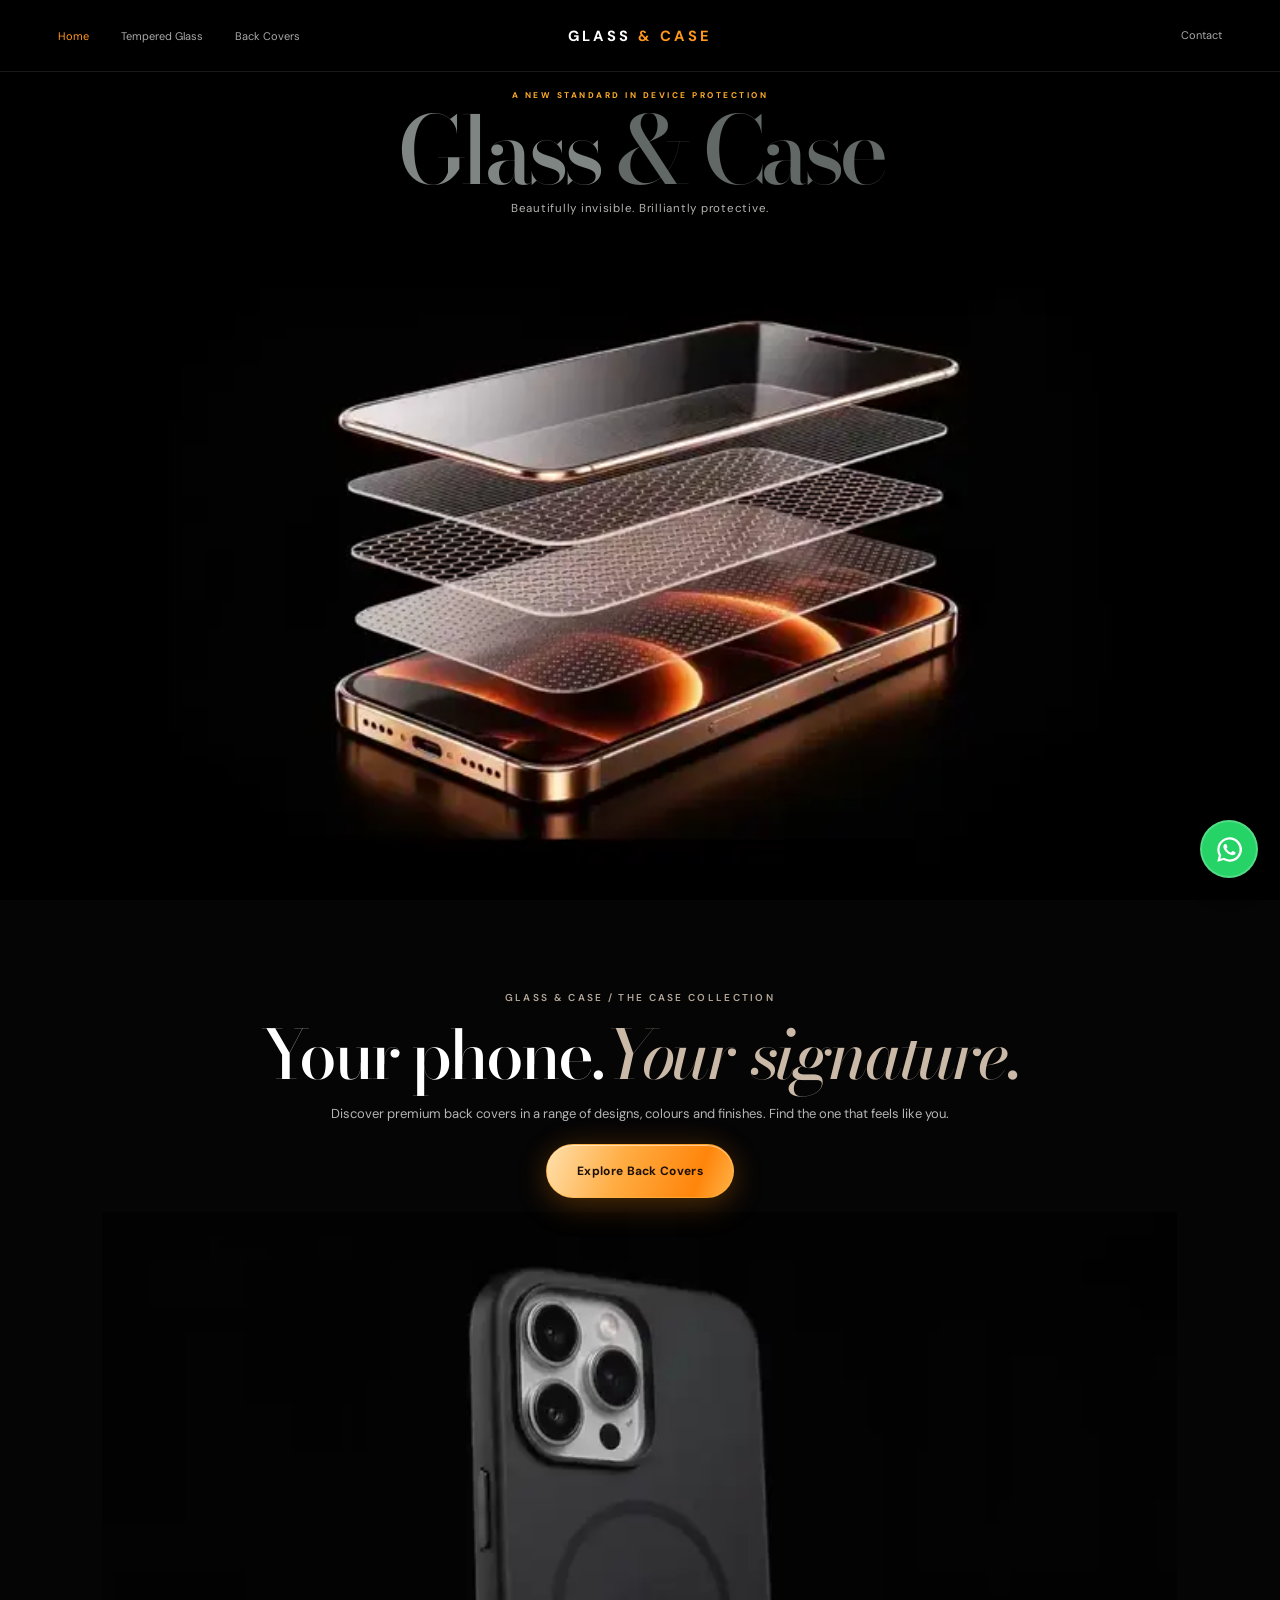
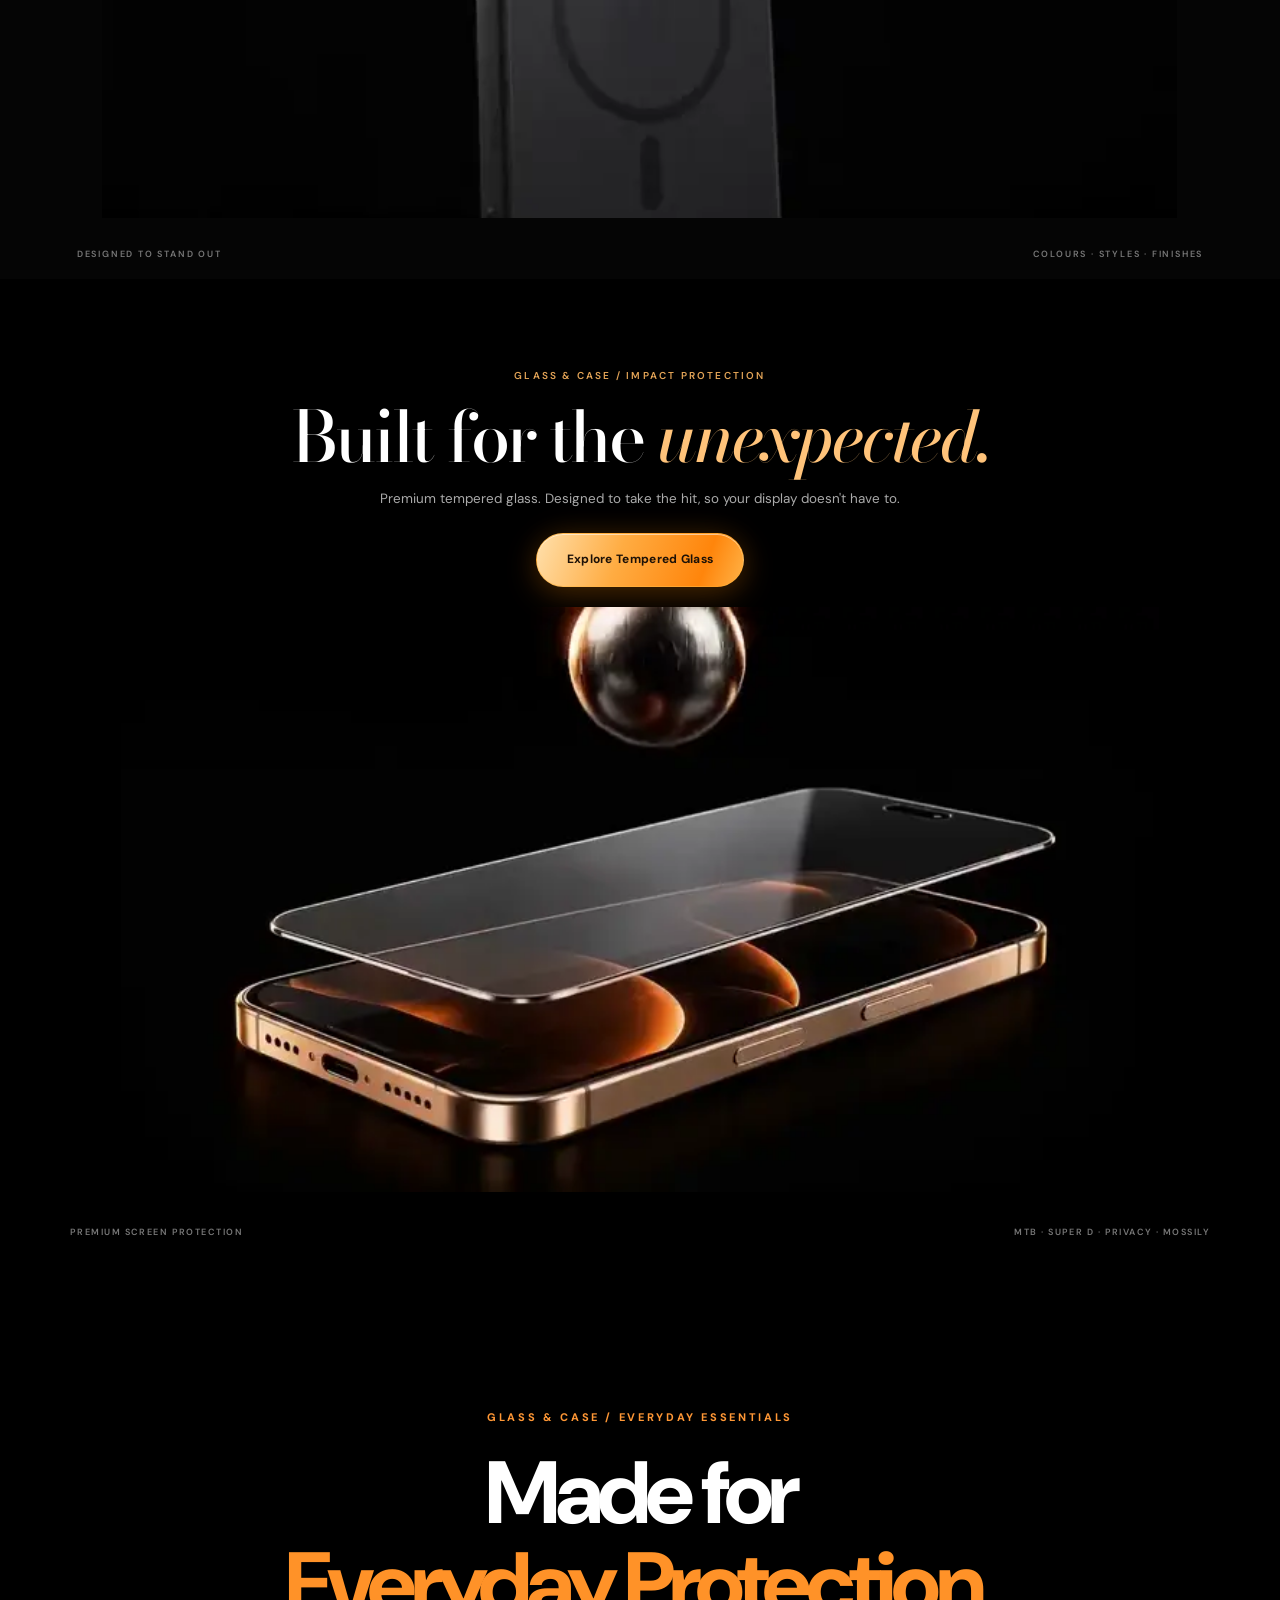
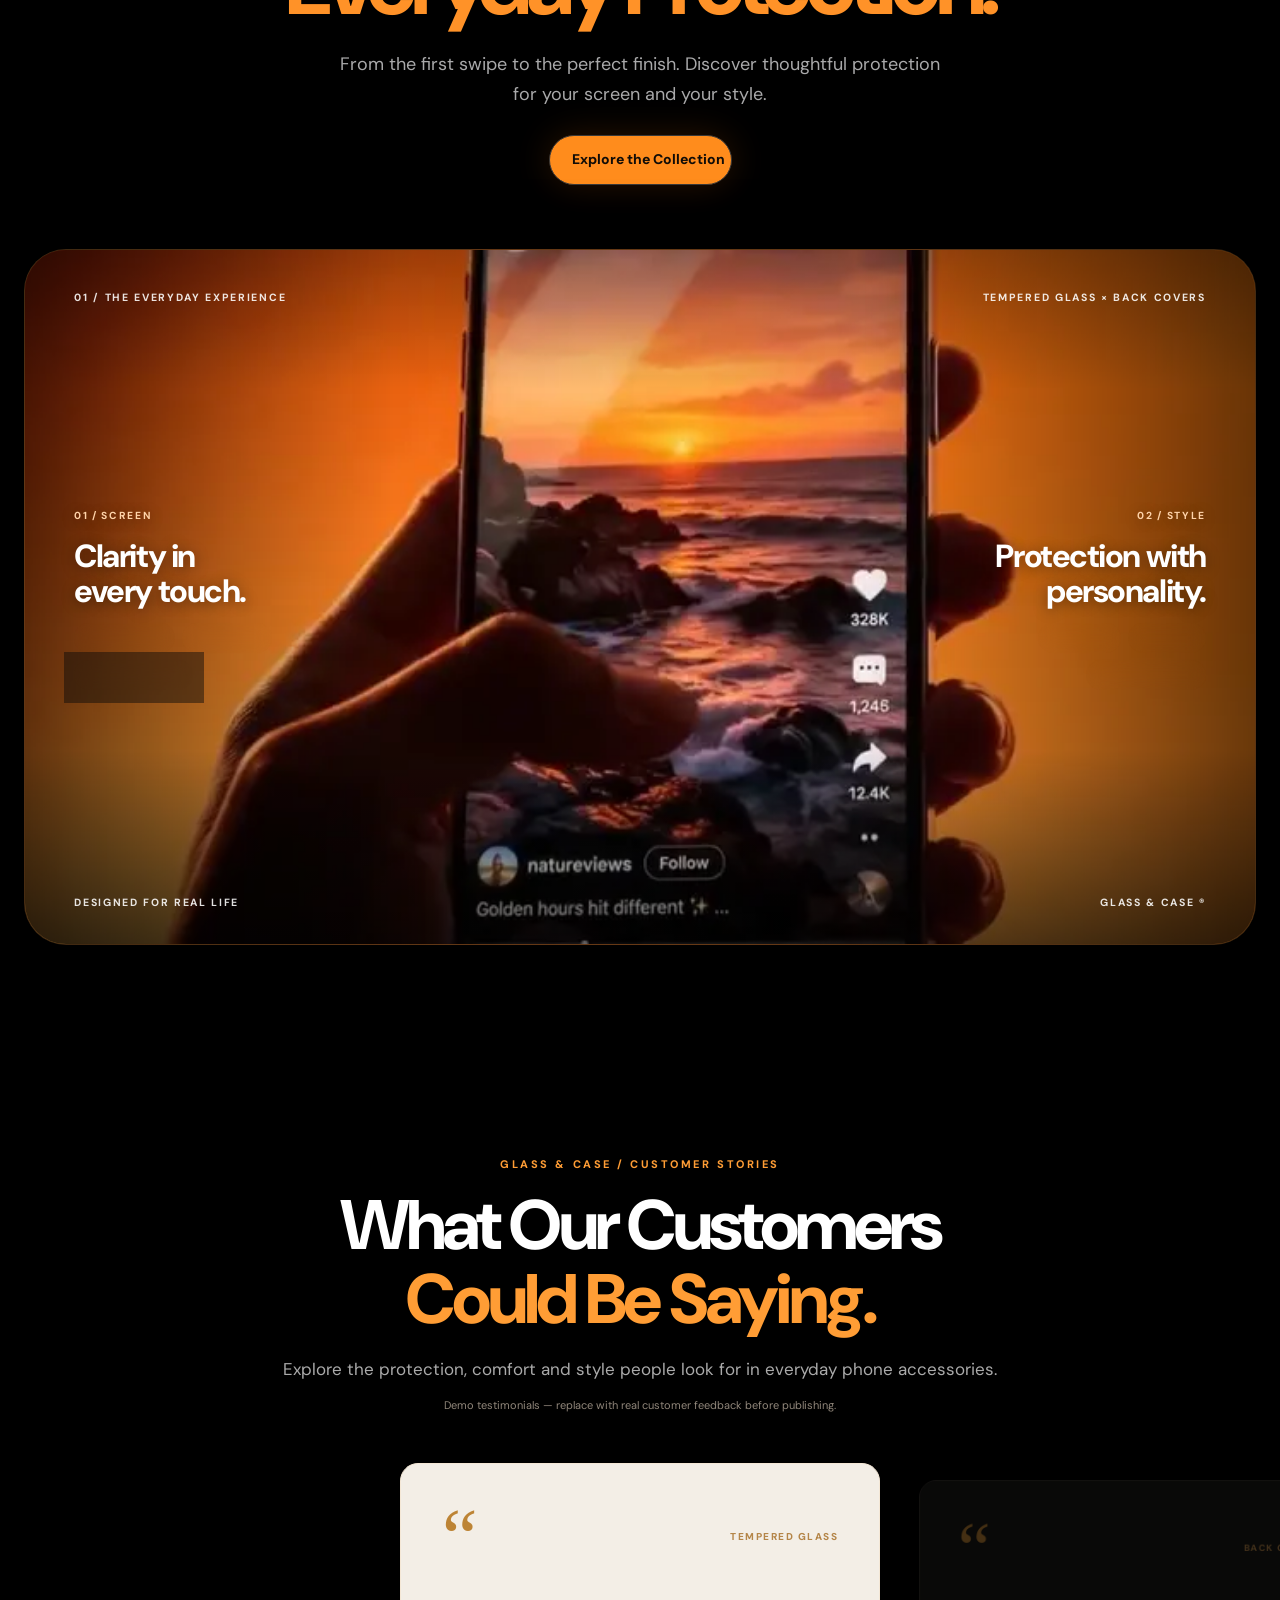
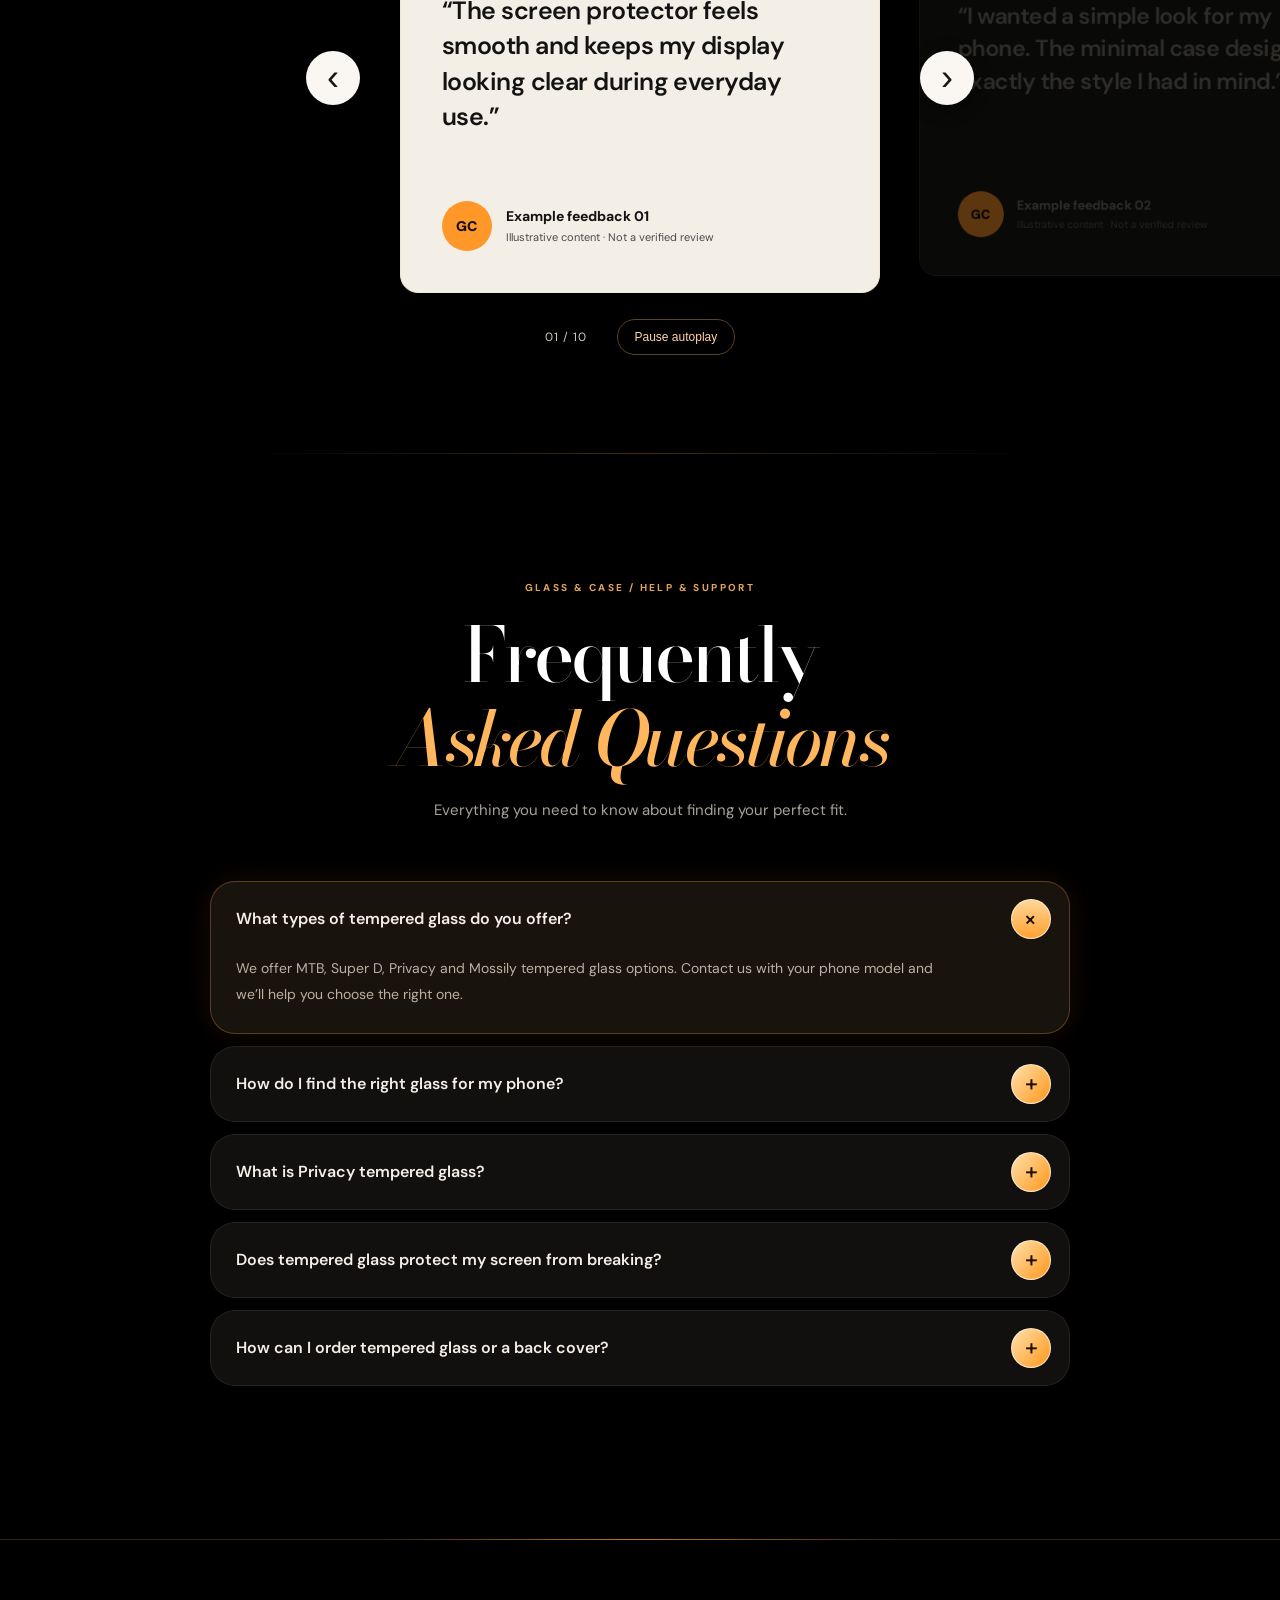
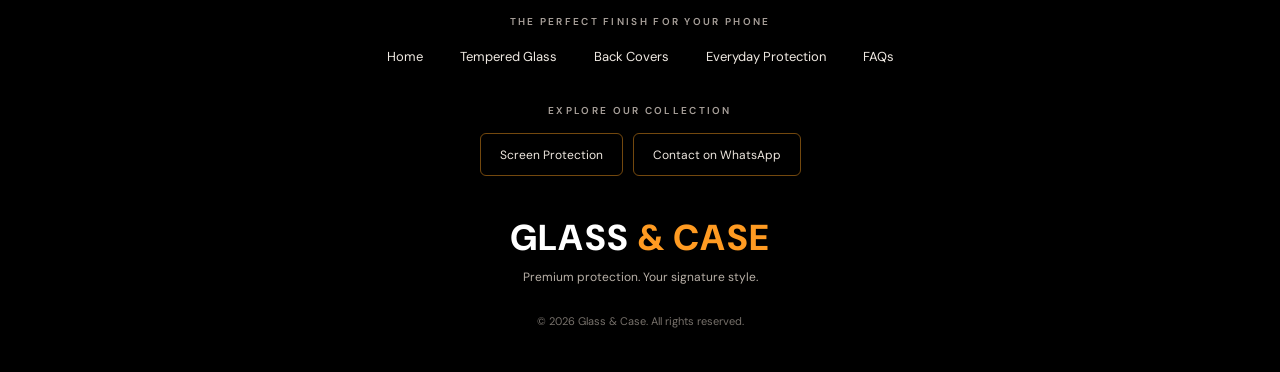
<file: index.html>
<!DOCTYPE html>

<html lang="en">
<head>
<meta charset="utf-8"/>
<meta content="width=device-width,initial-scale=1,viewport-fit=cover" name="viewport"/>
<meta content="#000000" name="theme-color"/>
<meta content="Explore Glass &amp; Case premium tempered glass screen protectors, engineered for clarity, impact protection and precision fit. Discover our collections and find your glass." name="description"/>
<title>Glass &amp; Case | Premium Tempered Glass &amp; Screen Protectors</title>
<link href="https://fonts.googleapis.com" rel="preconnect"/>
<link crossorigin="" href="https://fonts.gstatic.com" rel="preconnect"/>
<link href="https://fonts.googleapis.com/css2?family=Bodoni+Moda:opsz,wght@6..96,500;6..96,600&amp;family=DM+Sans:wght@400;500;600;700;800;900&amp;display=swap" rel="stylesheet"/>
<link rel="preload" as="image" href="assets/device-protection-poster.webp" fetchpriority="high"/><link href="styles.css" rel="stylesheet"/>
<meta content="index, follow, max-image-preview:large, max-snippet:-1, max-video-preview:-1" name="robots"/><meta content="website" property="og:type"/><meta content="Glass &amp; Case" property="og:site_name"/><meta content="Glass &amp; Case | Premium Tempered Glass &amp; Screen Protectors" property="og:title"/><meta content="Explore Glass &amp; Case premium tempered glass screen protectors, engineered for clarity, impact protection and precision fit. Discover our collections and find your glass." property="og:description"/><meta content="summary_large_image" name="twitter:card"/><meta content="Glass &amp; Case | Premium Tempered Glass &amp; Screen Protectors" name="twitter:title"/><meta content="Explore Glass &amp; Case premium tempered glass screen protectors, engineered for clarity, impact protection and precision fit. Discover our collections and find your glass." name="twitter:description"/><meta content="frames/000.jpg" property="og:image"/><meta content="frames/000.jpg" name="twitter:image"/><script type="application/ld+json">{"@context":"https://schema.org","@type":"Brand","name":"Glass & Case","description":"Premium tempered glass screen protectors and phone protection accessories."}</script><link href="shared-site.css" rel="stylesheet"/><link href="mobile-polish.css" rel="stylesheet"/><link href="ux-final-touches.css" rel="stylesheet"/><link href="home-hero-headline-fix.css" rel="stylesheet"/><link rel="stylesheet" href="headline-layout-final.css"/><link href="mobile-title-visible.css" rel="stylesheet"/><link href="mobile-hero-final.css" rel="stylesheet"/>
<style id="gc-mobile-headline-guaranteed">
@media (max-width:700px) {
  html body main#home > div.gc-mobile-hero-title {
    display:flex !important; flex-direction:column !important; align-items:center !important;
    position:relative !important; z-index:50 !important; isolation:isolate !important;
    width:100% !important; height:auto !important; min-height:118px !important;
    box-sizing:border-box !important; margin:0 !important;
    padding:18px 8px 12px !important; background:#000 !important;
    opacity:1 !important; visibility:visible !important; overflow:visible !important;
    transform:none !important; clip:auto !important;
  }
  html body main#home > .gc-mobile-hero-title > .gc-mh-eyebrow {
    display:block !important; position:static !important; visibility:visible !important;
    opacity:1 !important; color:#f6a21a !important; background:none !important;
    margin:0 0 7px !important; font-size:9px !important; line-height:1.45 !important;
    letter-spacing:.15em !important; text-align:center !important; transform:none !important;
  }
  html body main#home > .gc-mobile-hero-title > .gc-mh-title {
    display:block !important; position:static !important; visibility:visible !important;
    opacity:1 !important; color:#c0c2bf !important; background:none !important;
    -webkit-text-fill-color:#c0c2bf !important; -webkit-background-clip:border-box !important;
    margin:0 !important; padding:0 !important; width:100% !important;
    font-family:Georgia,'Times New Roman',serif !important; font-weight:400 !important;
    font-size:clamp(37px,10.3vw,48px) !important; line-height:1.1 !important;
    letter-spacing:-.06em !important; white-space:nowrap !important;
    text-align:center !important; transform:none !important; clip:auto !important;
  }
  html body main#home > .gc-mobile-hero-title > .gc-mh-title > span {
    color:#a8aaa7 !important; -webkit-text-fill-color:#a8aaa7 !important;
    opacity:1 !important; visibility:visible !important;
  }
  html body main#home > .gc-mobile-hero-title > .gc-mh-subtitle {
    display:block !important; position:static !important; visibility:visible !important;
    opacity:1 !important; color:#b7b9ba !important;
    margin:7px 0 0 !important; font-size:10px !important; line-height:1.5 !important;
    text-align:center !important; transform:none !important;
  }
  html body main#home > section.gg-video-hero .gg-heading {display:none !important;}
  html body main#home > section.gg-video-hero > .gg-sticky {
    display:block !important; position:relative !important;
    height:clamp(290px,58svh,590px) !important; min-height:0 !important;
    overflow:hidden !important; margin:0 !important; padding:0 !important;
  }
  html body main#home > section.gg-video-hero > .gg-sticky > .gg-showcase {
    display:block !important; position:relative !important; height:100% !important;
    width:100% !important; margin:0 !important; padding:0 !important;
  }
}
</style>
</head>
<body>
<header class="gg-nav">
<nav aria-label="Product navigation" class="gg-nav-left"><a aria-current="page" class="current" href="index.html#home">Home</a><a href="tempered-glass-store.html">Tempered Glass</a><a href="back-cover-store.html">Back Covers</a></nav>
<a aria-label="Glass &amp; Case home" class="gg-brand" href="#home">GLASS <span>&amp; CASE</span></a>
<a class="gg-nav-contact" href="https://wa.me/94777318581?text=Hi%20Glass%20%26%20Case%2C%20I%20would%20like%20to%20know%20more%20about%20your%20products." rel="noopener noreferrer" target="_blank">Contact </a>
</header>
<main id="home">
<!-- Independent mobile hero title: in normal flow so it cannot be covered by video/grid. -->
<div class="gc-mobile-hero-title" aria-label="Glass and Case device protection introduction">
  <p class="gc-mh-eyebrow">A NEW STANDARD IN DEVICE PROTECTION</p>
  <p class="gc-mh-title">Glass <span>&amp; Case</span></p>
  <p class="gc-mh-subtitle">Beautifully invisible. Brilliantly protective.</p>
</div>
<section aria-label="Glass &amp; Case cinematic protector demonstration" class="gg-scroll-story gg-video-hero" id="tempered-glass">
<div class="gg-sticky">
<div class="gg-heading">
<p class="gg-eyebrow">A NEW STANDARD IN DEVICE PROTECTION</p>
<h1>Glass<span> &amp; Case</span></h1>
<p class="gg-subtitle">Beautifully invisible. Brilliantly protective.</p>
</div>
<div class="gg-showcase"><div class="gg-media">
<video aria-label="Glass and Case device protection product video" class="gg-hero-video" data-video-optional="true" loop="" muted="" playsinline="" poster="assets/device-protection-poster.webp" preload="metadata" webkit-playsinline=""><source src="assets/device-protection-mobile.mp4" type="video/mp4" media="(max-width: 700px)"/><source src="assets/device-protection.mp4" type="video/mp4"/></video>
</div></div>
</div>
</section>
<section aria-labelledby="case-title" class="case-collection" id="back-covers">
<div class="case-copy"><span class="case-overline">GLASS &amp; CASE / THE CASE COLLECTION</span><h2 id="case-title">Your phone.<br/><em>Your signature.</em></h2><p>Discover premium back covers in a range of designs, colours and finishes. Find the one that feels like you.</p><a class="case-cta premium-gradient-cta" href="back-cover-store.html" rel="noopener noreferrer" target="_blank">Explore Back Covers </a></div>
<div class="case-film"><video aria-label="Premium smartphone back cover colours and designs" data-video-optional="true" loop="" muted="" playsinline="" poster="assets/back-cover-collection-poster.webp" preload="none" webkit-playsinline=""><source src="assets/back-cover-collection.mp4" type="video/mp4"/></video></div>
<div class="case-footer"><span>DESIGNED TO STAND OUT</span><span>COLOURS · STYLES · FINISHES</span></div>
</section><section aria-labelledby="impact-title" class="glass-impact-section" id="impact-protection"><div class="impact-head"><p class="impact-kicker">GLASS &amp; CASE / IMPACT PROTECTION</p><h2 id="impact-title">Built for the <em>unexpected.</em></h2><p class="impact-desc">Premium tempered glass. Designed to take the hit, so your display doesn't have to.</p><a class="premium-gradient-cta impact-cta" href="tempered-glass-store.html" rel="noopener noreferrer" target="_blank">Explore Tempered Glass </a></div><div class="impact-film"><video aria-label="Tempered glass impact demonstration with steel ball" data-video-optional="true" loop="" muted="" playsinline="" poster="assets/tempered-glass-impact-poster.webp" preload="none" webkit-playsinline=""><source src="assets/tempered-glass-impact.mp4" type="video/mp4"/>Your browser does not support this video.</video></div><div class="impact-footer"><span>PREMIUM SCREEN PROTECTION</span><span>MTB · SUPER D · PRIVACY · MOSSILY</span></div></section>
<!-- SECTION 02 · EDITORIAL IMPACT LAB: ONE SITE NAV, DIFFERENT LAYOUT -->
<!-- SECTION 03: THE PERFECT FINISH — installed glass, final reveal -->
<!-- SECTION 04: THE Glass &amp; Case COLLECTION — 4 PRODUCT DETAILS / 2 SCROLL PHASES -->
<!-- SECTION 05: MTB / EVERY TOUCH, EVERY EDGE -->
<!-- SECTION 06: SUPER D / ENGINEERED TO ENDURE -->
<!-- SECTION 07: PRIVACY TEMPERED GLASS / CLEAR HEAD-ON, PRIVATE FROM THE SIDE -->
<!-- SECTION 08: MOSSILY PREMIUM TEMPERED GLASS / ORIGINAL 60-FRAME SCROLL EXPERIENCE -->
<!-- SECTION 09: EASY DIY INSTALLATION -->
<section aria-labelledby="gc-everyday-title" class="gc-everyday" id="everyday-protection">
<div class="gc-everyday-intro">
<p class="gc-everyday-kicker">GLASS &amp; CASE / EVERYDAY ESSENTIALS</p>
<h2 id="gc-everyday-title">Made for<br/><em>Everyday Protection.</em></h2>
<p class="gc-everyday-lead">From the first swipe to the perfect finish. Discover thoughtful protection for your screen and your style.</p>
<a class="gc-everyday-cta" href="https://wa.me/94777318581?text=Hi%20Glass%20%26%20Case%2C%20I%27d%20like%20to%20explore%20tempered%20glass%20and%20back%20covers%20for%20my%20phone." rel="noopener noreferrer" target="_blank"><span>Explore the Collection</span></a>
</div>
<div class="gc-everyday-stage">
<div class="gc-everyday-top"><span>01 / THE EVERYDAY EXPERIENCE</span><span>TEMPERED GLASS × BACK COVERS</span></div>
<video aria-label="A phone scrolling smoothly then turning to reveal a stylish back cover" class="gc-everyday-video" data-video-optional="true" loop="" muted="" playsinline="" poster="assets/everyday-protection-poster.webp" preload="none" webkit-playsinline=""><source src="assets/everyday-protection.mp4" type="video/mp4"/></video>
<div aria-hidden="true" class="gc-everyday-scrim"></div>
<div class="gc-everyday-overlay">
<div class="gc-everyday-feature gc-everyday-feature-left">
<span class="gc-everyday-feature-num">01 / SCREEN</span>
<h3>Clarity in<br/>every touch.</h3>
<div class="gc-everyday-tags"><span>Smooth Touch</span><span>Crystal Clear</span><span>Scratch Resistant</span></div>
</div>
<div class="gc-everyday-feature gc-everyday-feature-right">
<span class="gc-everyday-feature-num">02 / STYLE</span>
<h3>Protection with<br/>personality.</h3>
<div class="gc-everyday-tags"><span>Slim Design</span><span>Perfect Fit</span><span>Stylish Protection</span></div>
</div>
</div>
<div class="gc-everyday-bottom"><span>DESIGNED FOR REAL LIFE</span><span>GLASS &amp; CASE ®</span></div>
</div>
</section>
<section aria-labelledby="gc-reviews-title" class="gc-reviews" id="customer-reviews">
<div class="gc-review-header"><p class="gc-review-kicker">GLASS &amp; CASE / CUSTOMER STORIES</p><h2 id="gc-reviews-title">What Our Customers<br/><em>Could Be Saying.</em></h2><p>Explore the protection, comfort and style people look for in everyday phone accessories.</p><div class="gc-review-notice">Demo testimonials — replace with real customer feedback before publishing.</div></div>
<div aria-label="Example testimonials carousel" aria-roledescription="carousel" class="gc-review-shell">
<div class="gc-review-track" id="gc-review-track"><article aria-label="Sample review 1 of 10" class="gc-review-card" data-review-index="0"><div class="gc-review-top"><span aria-hidden="true" class="gc-review-quote">“</span><span class="gc-review-kind">Tempered Glass</span></div><blockquote>“The screen protector feels smooth and keeps my display looking clear during everyday use.”</blockquote><div class="gc-review-person"><span aria-hidden="true" class="gc-review-avatar">GC</span><span><strong>Example feedback 01</strong><small>Illustrative content · Not a verified review</small></span></div></article>
<article aria-label="Sample review 2 of 10" class="gc-review-card" data-review-index="1"><div class="gc-review-top"><span aria-hidden="true" class="gc-review-quote">“</span><span class="gc-review-kind">Back Covers</span></div><blockquote>“I wanted a simple look for my phone. The minimal case design is exactly the style I had in mind.”</blockquote><div class="gc-review-person"><span aria-hidden="true" class="gc-review-avatar">GC</span><span><strong>Example feedback 02</strong><small>Illustrative content · Not a verified review</small></span></div></article>
<article aria-label="Sample review 3 of 10" class="gc-review-card" data-review-index="2"><div class="gc-review-top"><span aria-hidden="true" class="gc-review-quote">“</span><span class="gc-review-kind">Privacy Glass</span></div><blockquote>“The side-view privacy effect is a useful feature when I’m on the move.”</blockquote><div class="gc-review-person"><span aria-hidden="true" class="gc-review-avatar">GC</span><span><strong>Example feedback 03</strong><small>Illustrative content · Not a verified review</small></span></div></article>
<article aria-label="Sample review 4 of 10" class="gc-review-card" data-review-index="3"><div class="gc-review-top"><span aria-hidden="true" class="gc-review-quote">“</span><span class="gc-review-kind">Back Covers</span></div><blockquote>“A neat fit around the buttons and camera makes the case feel carefully designed.”</blockquote><div class="gc-review-person"><span aria-hidden="true" class="gc-review-avatar">GC</span><span><strong>Example feedback 04</strong><small>Illustrative content · Not a verified review</small></span></div></article>
<article aria-label="Sample review 5 of 10" class="gc-review-card" data-review-index="4"><div class="gc-review-top"><span aria-hidden="true" class="gc-review-quote">“</span><span class="gc-review-kind">Tempered Glass</span></div><blockquote>“The glass sits neatly on my phone and the touch response feels natural.”</blockquote><div class="gc-review-person"><span aria-hidden="true" class="gc-review-avatar">GC</span><span><strong>Example feedback 05</strong><small>Illustrative content · Not a verified review</small></span></div></article>
<article aria-label="Sample review 6 of 10" class="gc-review-card" data-review-index="5"><div class="gc-review-top"><span aria-hidden="true" class="gc-review-quote">“</span><span class="gc-review-kind">Back Covers</span></div><blockquote>“The clear cover lets the original phone colour stand out without looking bulky.”</blockquote><div class="gc-review-person"><span aria-hidden="true" class="gc-review-avatar">GC</span><span><strong>Example feedback 06</strong><small>Illustrative content · Not a verified review</small></span></div></article>
<article aria-label="Sample review 7 of 10" class="gc-review-card" data-review-index="6"><div class="gc-review-top"><span aria-hidden="true" class="gc-review-quote">“</span><span class="gc-review-kind">Everyday Protection</span></div><blockquote>“I like having both the glass and a case picked for the same phone model.”</blockquote><div class="gc-review-person"><span aria-hidden="true" class="gc-review-avatar">GC</span><span><strong>Example feedback 07</strong><small>Illustrative content · Not a verified review</small></span></div></article>
<article aria-label="Sample review 8 of 10" class="gc-review-card" data-review-index="7"><div class="gc-review-top"><span aria-hidden="true" class="gc-review-quote">“</span><span class="gc-review-kind">Back Covers</span></div><blockquote>“The textured finish looks clean and feels comfortable in the hand.”</blockquote><div class="gc-review-person"><span aria-hidden="true" class="gc-review-avatar">GC</span><span><strong>Example feedback 08</strong><small>Illustrative content · Not a verified review</small></span></div></article>
<article aria-label="Sample review 9 of 10" class="gc-review-card" data-review-index="8"><div class="gc-review-top"><span aria-hidden="true" class="gc-review-quote">“</span><span class="gc-review-kind">Tempered Glass</span></div><blockquote>“The screen remains bright and easy to read with the protector applied.”</blockquote><div class="gc-review-person"><span aria-hidden="true" class="gc-review-avatar">GC</span><span><strong>Example feedback 09</strong><small>Illustrative content · Not a verified review</small></span></div></article>
<article aria-label="Sample review 10 of 10" class="gc-review-card" data-review-index="9"><div class="gc-review-top"><span aria-hidden="true" class="gc-review-quote">“</span><span class="gc-review-kind">Back Covers</span></div><blockquote>“The colour options make it easy to give a phone a fresh new look.”</blockquote><div class="gc-review-person"><span aria-hidden="true" class="gc-review-avatar">GC</span><span><strong>Example feedback 10</strong><small>Illustrative content · Not a verified review</small></span></div></article></div>
<button aria-label="Previous testimonial" class="gc-review-arrow gc-review-prev" type="button"><span aria-hidden="true">‹</span></button>
<button aria-label="Next testimonial" class="gc-review-arrow gc-review-next" type="button"><span aria-hidden="true">›</span></button>
</div><div class="gc-review-bottom"><span aria-live="polite" id="gc-review-counter">01 / 10</span><button aria-label="Pause automatic testimonials" id="gc-review-toggle" type="button">Pause autoplay</button></div>
</section>
<section aria-labelledby="gc-faq-title" class="gc-faq-section" id="faq">
<div class="gc-faq-container">
<header class="gc-faq-heading"><p class="gc-faq-eyebrow">GLASS &amp; CASE / HELP &amp; SUPPORT</p><h2 id="gc-faq-title">Frequently<br/><em>Asked Questions</em></h2><p>Everything you need to know about finding your perfect fit.</p></header>
<div class="gc-faq-list"><details class="gc-faq-item" open=""><summary><span>What types of tempered glass do you offer?</span><span aria-hidden="true" class="gc-faq-symbol"></span></summary><div class="gc-faq-answer"><p>We offer MTB, Super D, Privacy and Mossily tempered glass options. Contact us with your phone model and we’ll help you choose the right one.</p></div></details>
<details class="gc-faq-item"><summary><span>How do I find the right glass for my phone?</span><span aria-hidden="true" class="gc-faq-symbol"></span></summary><div class="gc-faq-answer"><p>Share your exact phone brand and model with us on WhatsApp. We can help you check available compatible options before you order.</p></div></details>
<details class="gc-faq-item"><summary><span>What is Privacy tempered glass?</span><span aria-hidden="true" class="gc-faq-symbol"></span></summary><div class="gc-faq-answer"><p>Privacy tempered glass is designed to make your screen harder to view from the sides while keeping it readable from directly in front. The viewing effect may vary by model and lighting.</p></div></details>
<details class="gc-faq-item"><summary><span>Does tempered glass protect my screen from breaking?</span><span aria-hidden="true" class="gc-faq-symbol"></span></summary><div class="gc-faq-answer"><p>Tempered glass adds a sacrificial protective layer against scratches and some impacts. It cannot guarantee that the original screen will survive every drop or impact.</p></div></details>
<details class="gc-faq-item"><summary><span>How can I order tempered glass or a back cover?</span><span aria-hidden="true" class="gc-faq-symbol"></span></summary><div class="gc-faq-answer"><p>Tap Explore Tempered Glass or Explore Back Covers, or use Contact at the top of the site to message us on WhatsApp. Include your phone model and the product you want.</p></div></details></div>
</div></section>
</main>
<footer aria-label="Glass and Case footer" class="gc-site-footer" id="contact">
<div class="gc-footer-content">
<p class="gc-footer-kicker">THE PERFECT FINISH FOR YOUR PHONE</p>
<nav aria-label="Footer navigation" class="gc-footer-nav">
<a href="#home">Home</a><a href="tempered-glass-store.html">Tempered Glass</a><a href="back-cover-store.html">Back Covers</a><a href="#everyday-protection">Everyday Protection</a><a href="#faq">FAQs</a>
</nav>
<p class="gc-footer-small-title">EXPLORE OUR COLLECTION</p>
<div class="gc-footer-actions">
<a href="#impact-protection">Screen Protection</a>
<a href="https://wa.me/94777318581?text=Hi%20Glass%20%26%20Case%2C%20I%20would%20like%20to%20know%20more%20about%20your%20products." rel="noopener noreferrer" target="_blank">Contact on WhatsApp</a>
</div>
<a aria-label="Glass and Case back to top" class="gc-footer-logo" href="#home">GLASS <span>&amp; CASE</span></a>
<p class="gc-footer-tagline">Premium protection. Your signature style.</p>
<p class="gc-footer-copyright">© <span id="gc-footer-year">2026</span> Glass &amp; Case. All rights reserved.</p>
</div>
</footer>
<script defer="" src="script.js"></script>
<a aria-label="Chat with Glass and Case on WhatsApp" class="gc-wa-float" href="https://wa.me/94777318581?text=Hi%20Glass%20%26%20Case%2C%20I%20would%20like%20to%20know%20more%20about%20your%20products." rel="noopener noreferrer" target="_blank" title="Chat on WhatsApp"><svg aria-hidden="true" fill="currentColor" height="29" viewbox="0 0 32 32" width="29"><path d="M16 2.5A13.5 13.5 0 0 0 4.25 22.65L2.5 29.5l7.01-1.82A13.5 13.5 0 1 0 16 2.5Zm0 24.5a11 11 0 0 1-5.58-1.52l-.4-.24-4.13 1.07 1.1-4.02-.26-.42A11 11 0 1 1 16 27Zm6.04-8.24c-.33-.17-1.96-.97-2.27-1.08-.3-.11-.53-.16-.75.17-.22.33-.86 1.08-1.05 1.3-.2.22-.39.25-.72.08-.33-.16-1.4-.52-2.68-1.65-.99-.88-1.66-1.97-1.85-2.3-.2-.33-.02-.51.15-.68.15-.15.33-.39.5-.58.16-.19.22-.33.33-.55.11-.22.05-.42-.03-.58-.08-.17-.75-1.81-1.03-2.48-.27-.65-.54-.56-.75-.57h-.64c-.22 0-.58.08-.88.42-.3.33-1.15 1.13-1.15 2.75s1.18 3.19 1.35 3.42c.16.22 2.31 3.52 5.6 4.94.79.34 1.41.54 1.89.69.8.25 1.53.22 2.1.13.64-.1 1.96-.8 2.24-1.58.28-.77.28-1.43.19-1.57-.08-.14-.3-.22-.63-.39Z"></path></svg></a></body></html>
</file>
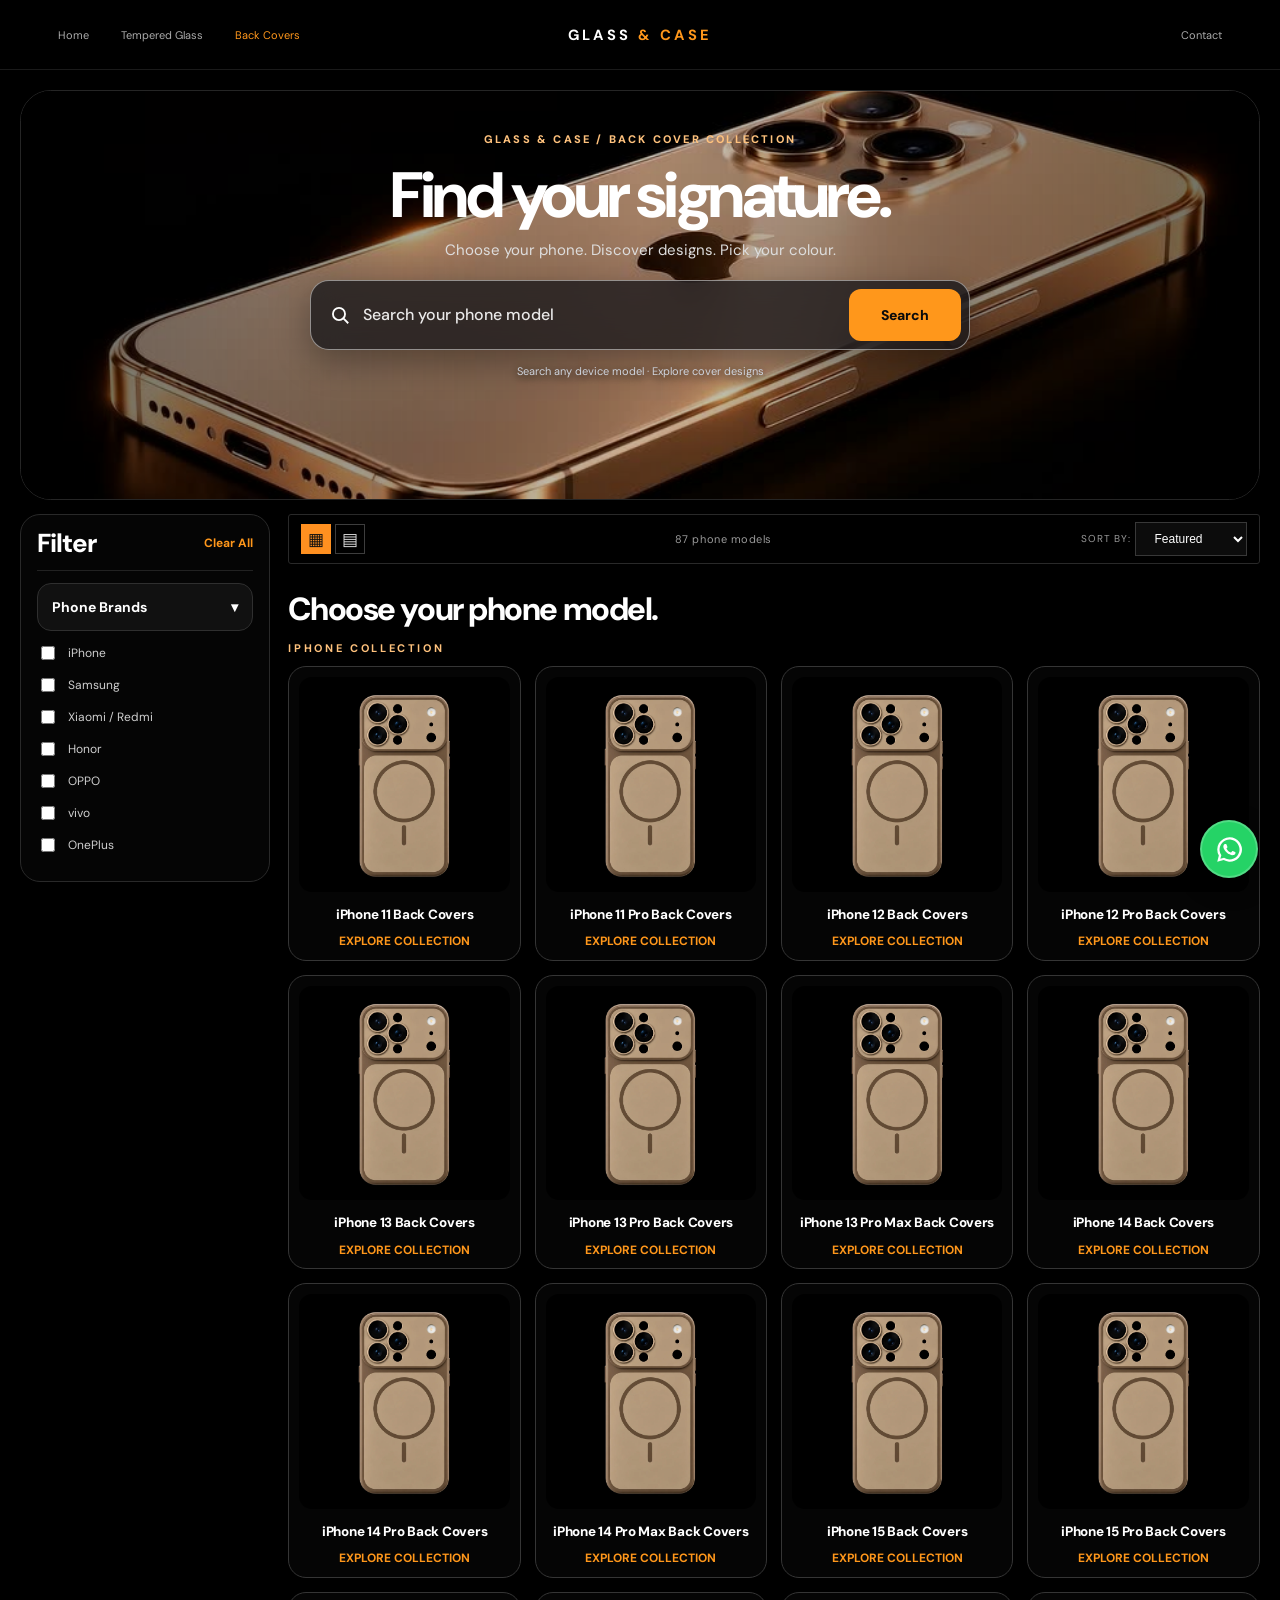
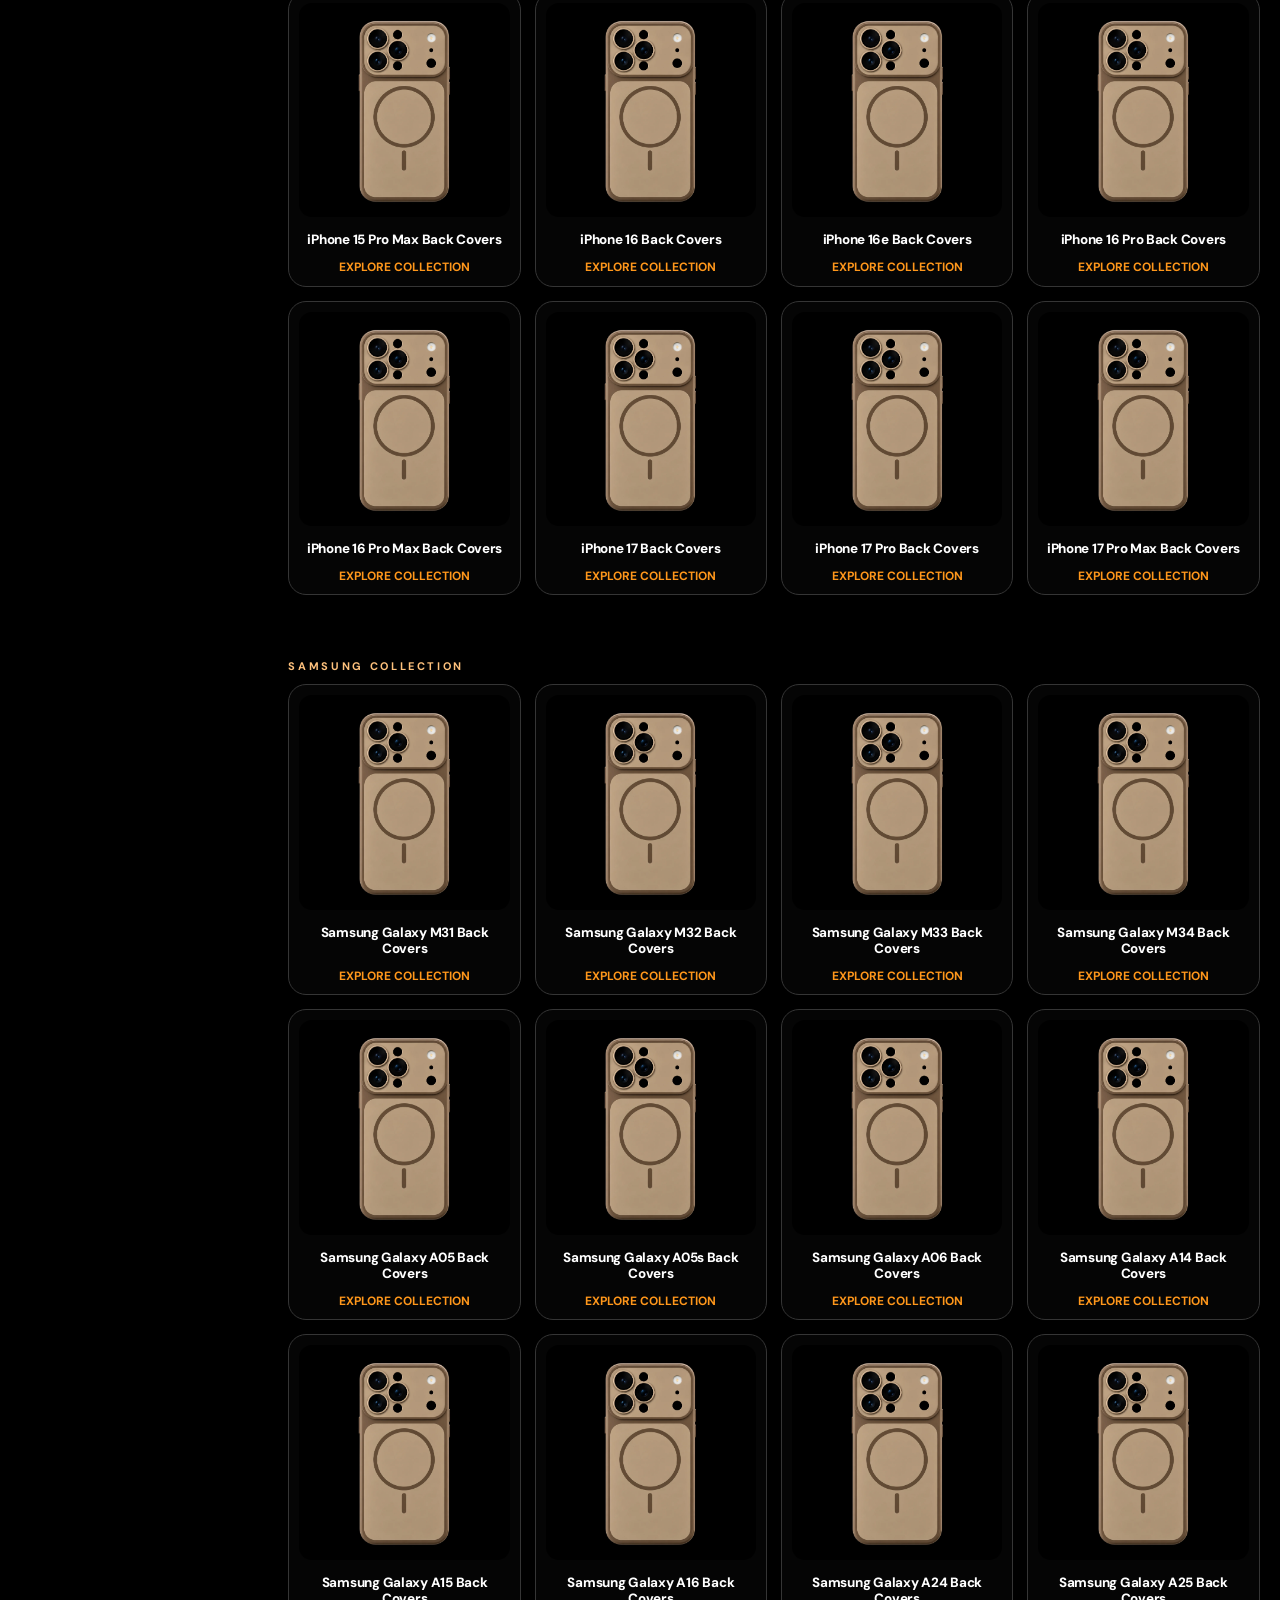
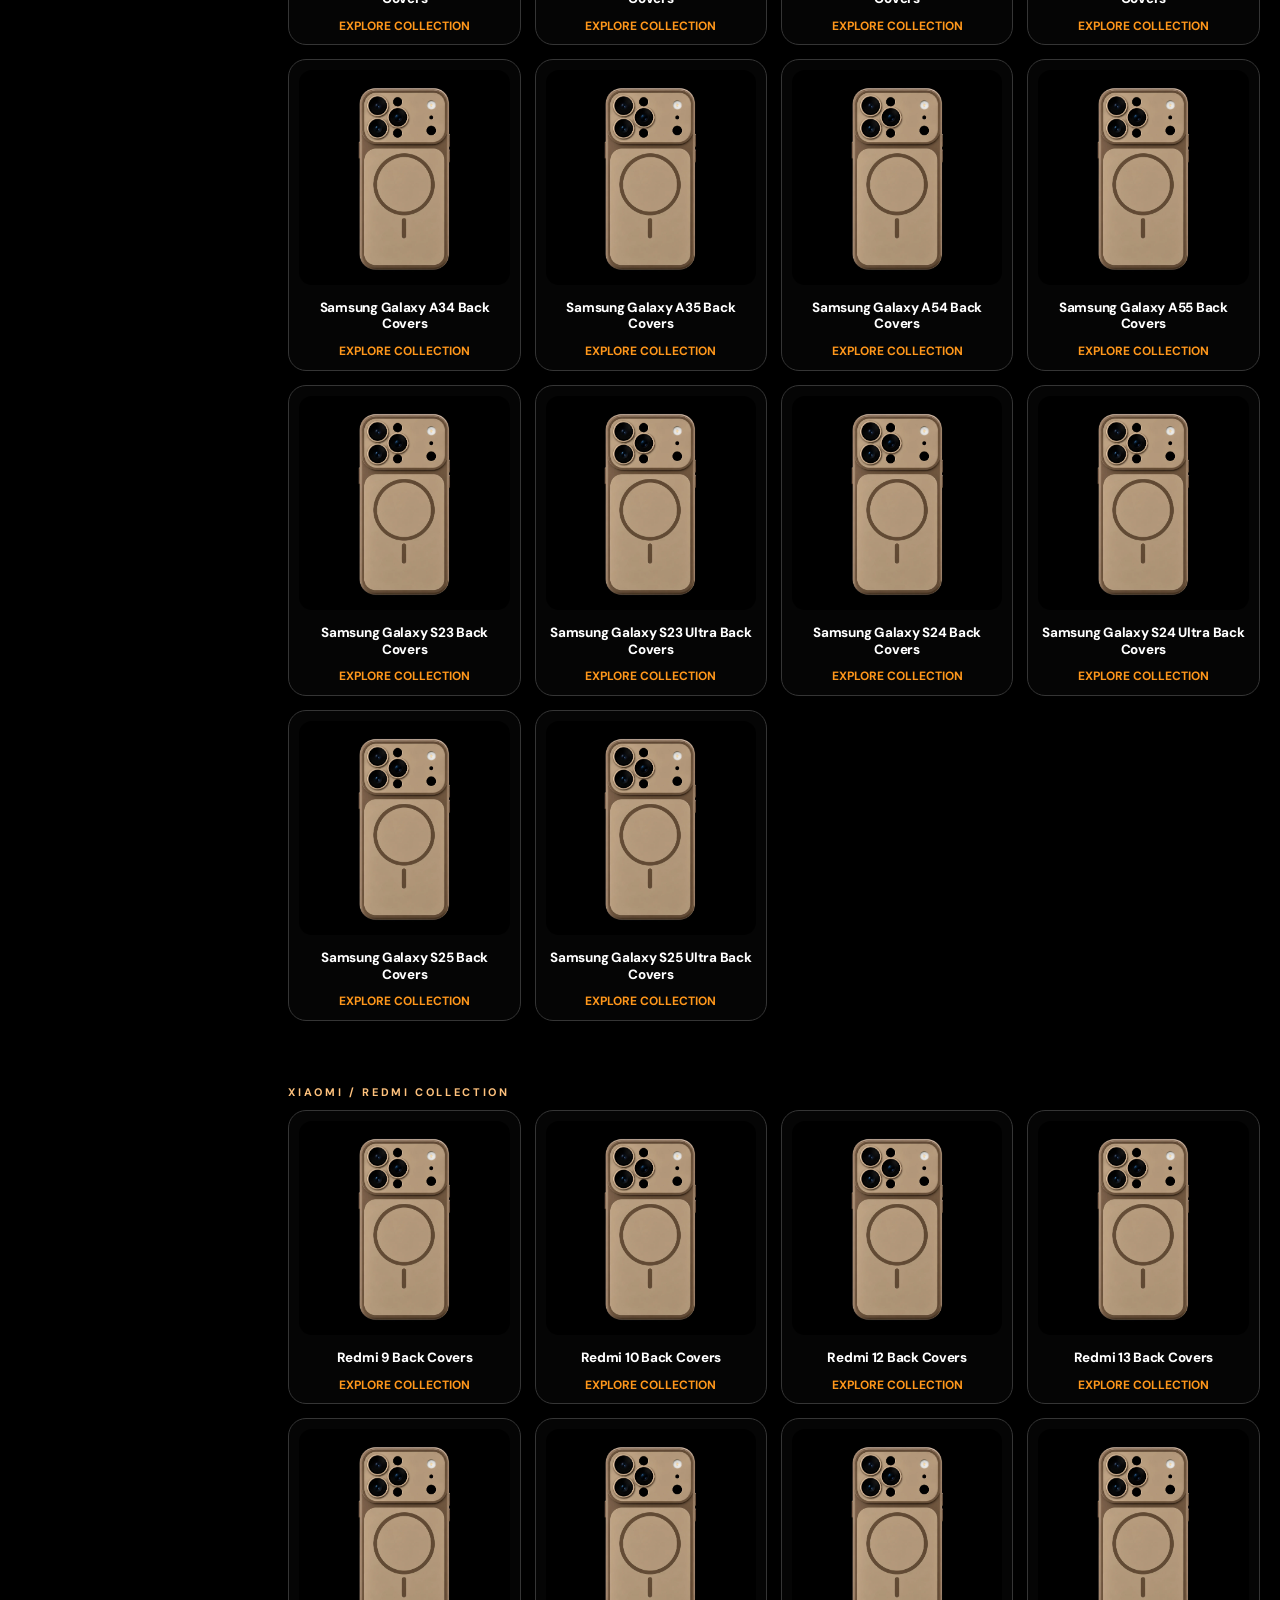
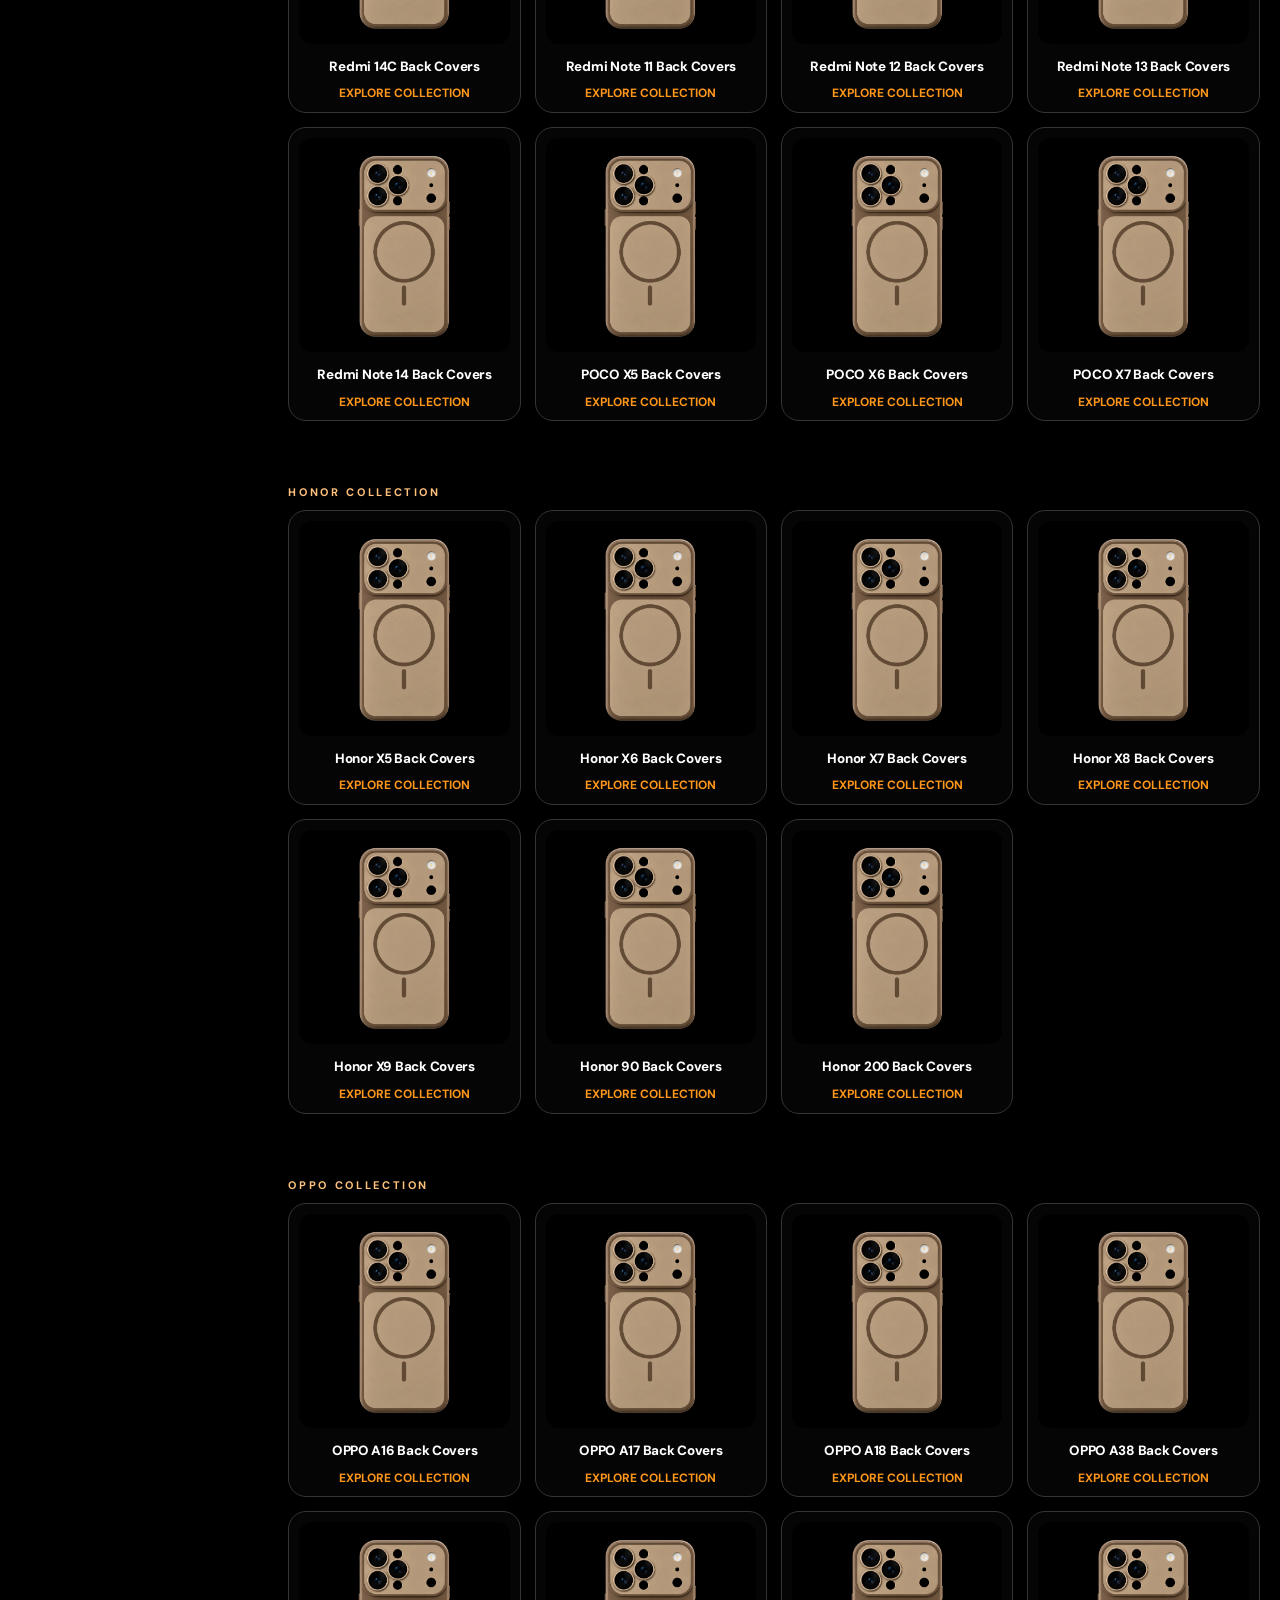
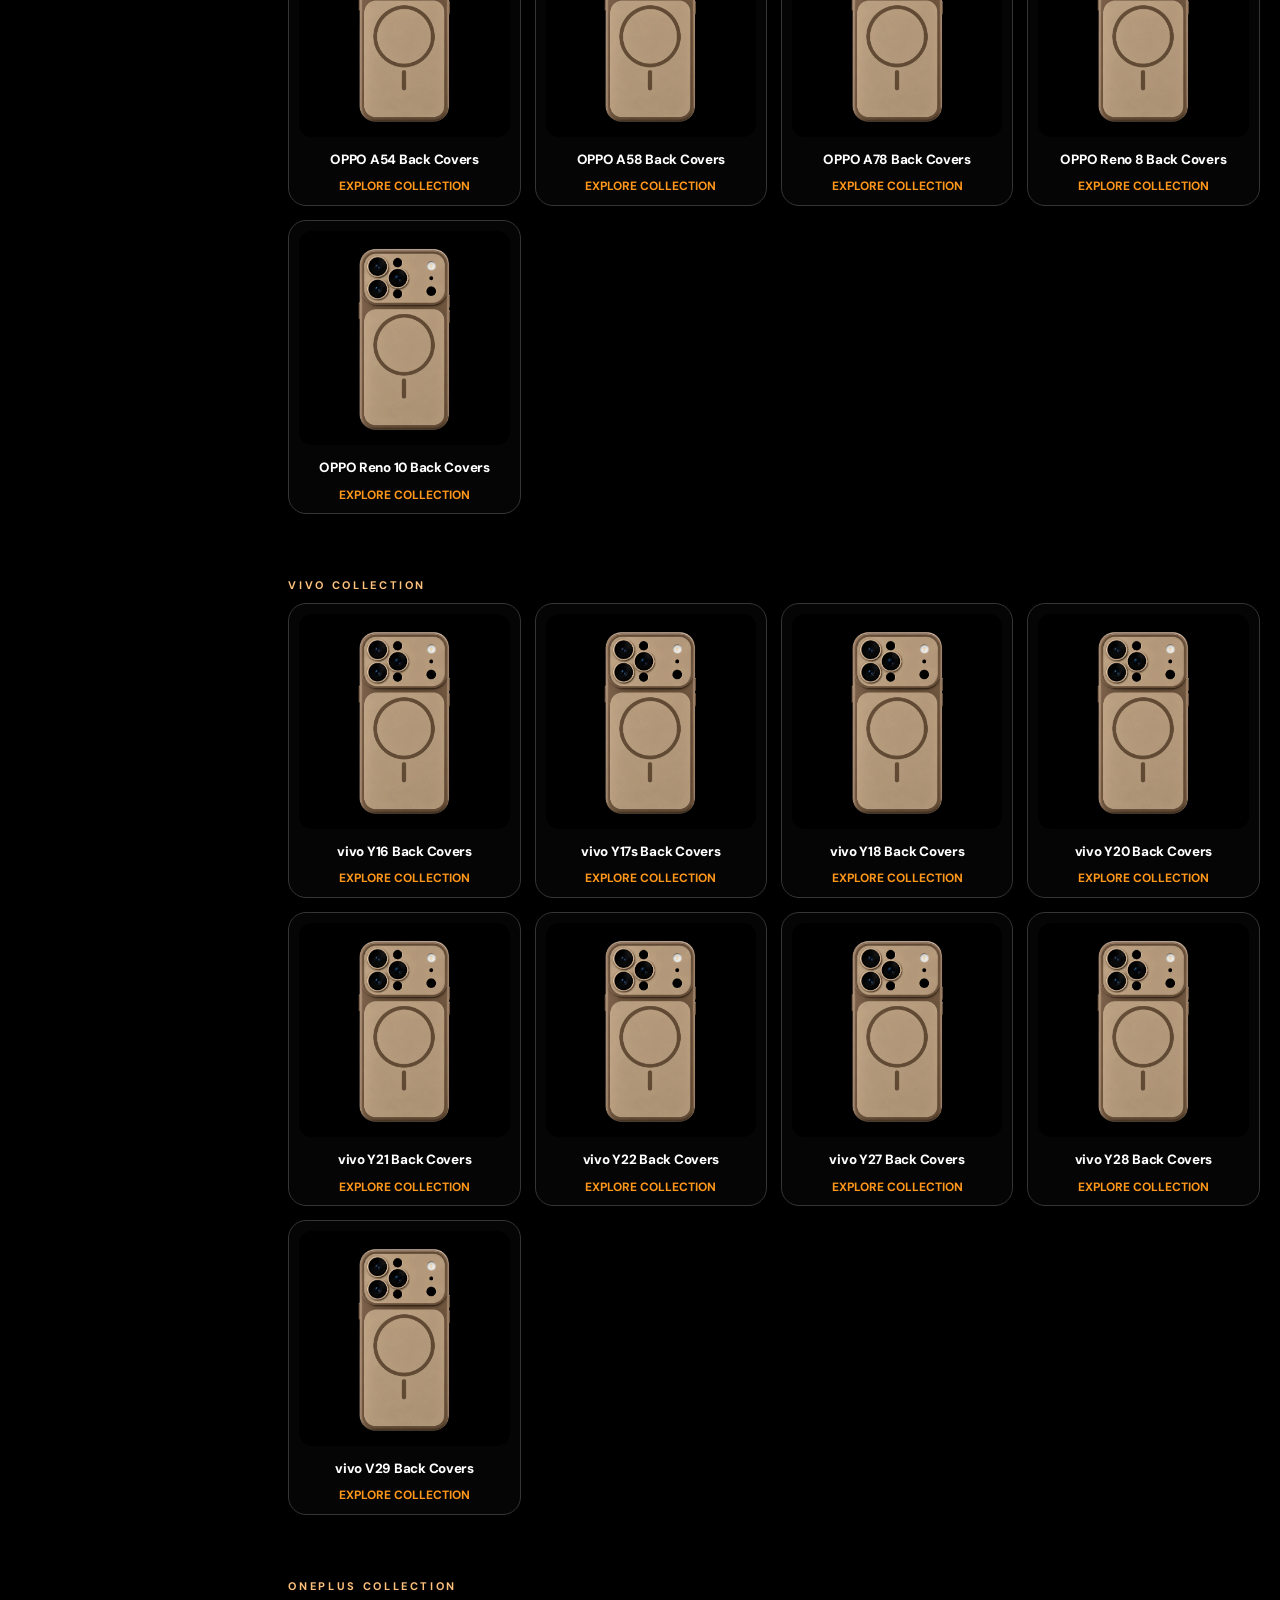
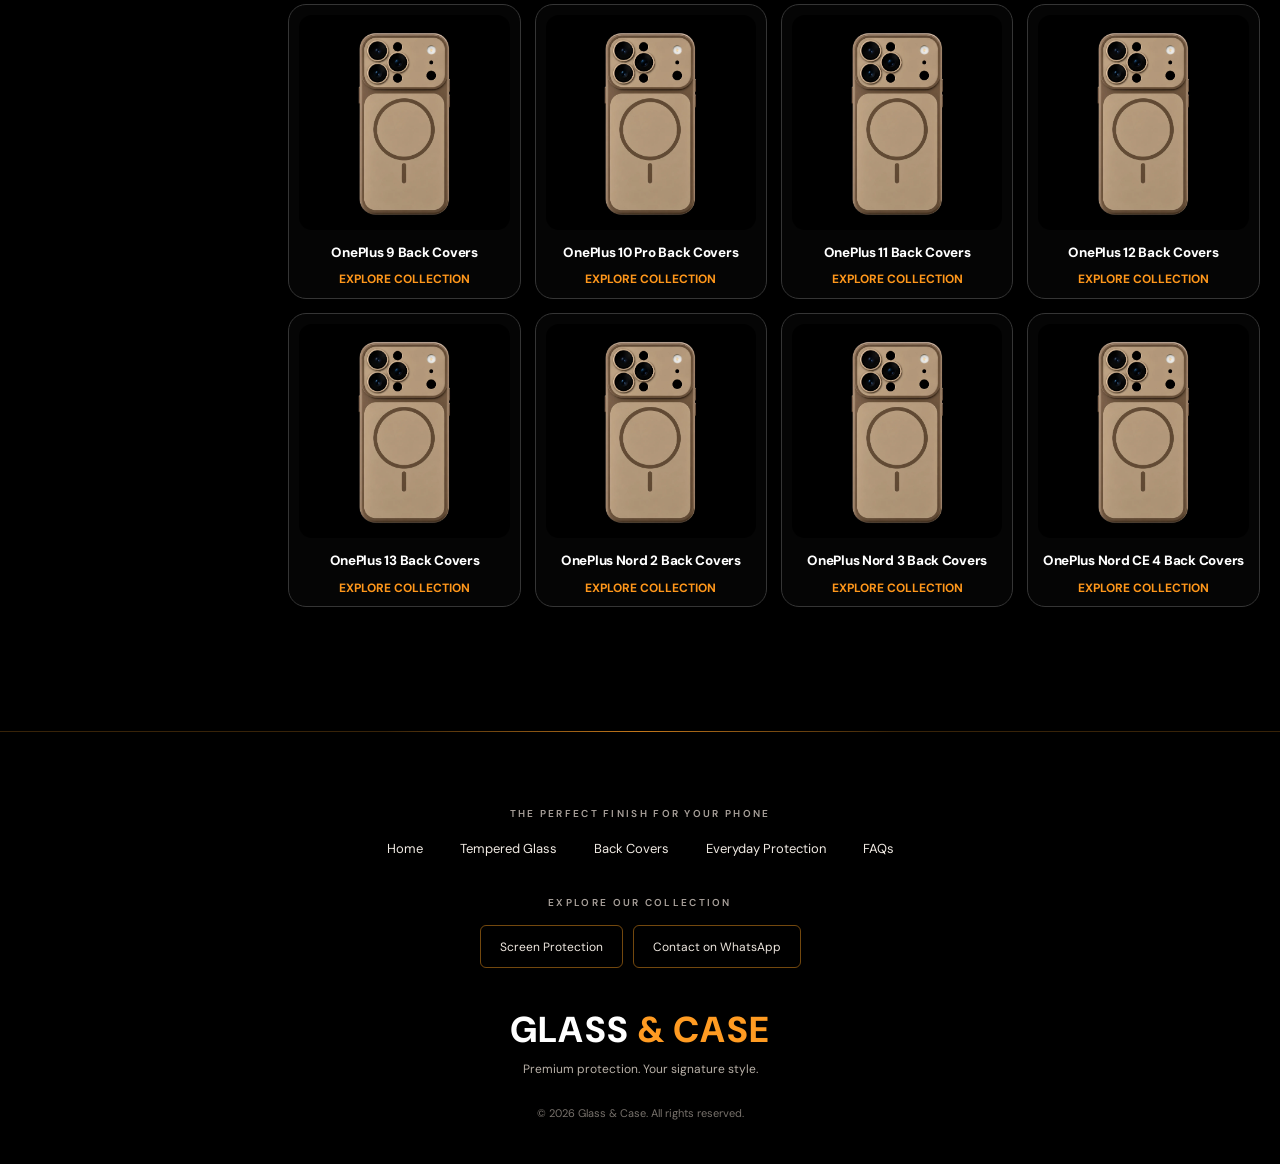
<file: back-cover-store.html>
<!DOCTYPE html>

<html lang="en"><head><meta charset="utf-8"/><meta content="width=device-width,initial-scale=1" name="viewport"/><meta content="#000000" name="theme-color"/><meta content="Browse phone back cover designs and colours by model at Glass &amp; Case." name="description"/><title>Back Cover Store | Glass &amp; Case</title><link href="shared-site.css" rel="stylesheet"/><link href="https://fonts.googleapis.com" rel="preconnect"/><link crossorigin="" href="https://fonts.gstatic.com" rel="preconnect"/><link href="https://fonts.googleapis.com/css2?family=DM+Sans:wght@400;500;600;700;800;900&amp;display=swap" rel="stylesheet"/><link href="back-cover-store.css" rel="stylesheet"/><link href="store-unified.css" rel="stylesheet"/><link href="back-cover-cleanup.css" rel="stylesheet"/><link href="ux-refinements.css" rel="stylesheet"/><link href="footer-shared.css" rel="stylesheet"/><link href="case-preview-refined.css" rel="stylesheet"/><link href="ux-final-touches.css" rel="stylesheet"/><link href="store-align.css" rel="stylesheet"/>
</head><body><header class="gg-nav"><nav aria-label="Product navigation" class="gg-nav-left"><a href="index.html#home">Home</a><a href="tempered-glass-store.html">Tempered Glass</a><a aria-current="page" class="current" href="back-cover-store.html">Back Covers</a></nav><a aria-label="Glass and Case home" class="gg-brand" href="index.html#home">GLASS <span>&amp; CASE</span></a><a class="gg-nav-contact" href="https://wa.me/94777318581?text=Hi%20Glass%20%26%20Case%2C%20I%20would%20like%20to%20know%20more%20about%20your%20products." rel="noopener noreferrer" target="_blank">Contact </a></header>
<main><section aria-label="Back cover store introduction" class="cases-hero"><video autoplay="" class="hero-video" loop="" muted="" playsinline="" poster="assets/back-cover-store-poster.jpg" preload="none"><source src="assets/back-cover-store-hero.mp4" type="video/mp4"/></video><div class="hero-shade"></div><div class="hero-content"><p class="eyebrow">GLASS &amp; CASE / BACK COVER COLLECTION</p><h1>Find your <em>signature.</em></h1><p class="hero-sub">Choose your phone. Discover designs. Pick your colour.</p><form class="search" id="case-search" role="search"><label class="sr" for="case-query">Search phone model</label><svg aria-hidden="true" class="search-icon" viewBox="0 0 24 24"><circle cx="10.9" cy="10.9" r="6.6"></circle><path d="m16 16 5 5"></path></svg><input autocomplete="off" id="case-query" placeholder="Search your phone model"/><button type="submit">Search</button></form><p class="helper">Search any device model · Explore cover designs</p></div></section>
<section class="catalog" id="case-catalog"><div class="layout"><div class="main-area"><div aria-label="Collection display options" class="collection-tools"><div aria-label="Grid layout" class="view-switch" role="group"><button aria-label="Show two covers per row on mobile" aria-pressed="true" class="active" data-cols="3" title="Two covers per row" type="button"><span aria-hidden="true" class="grid-picto grid-picto-two">▦</span><span class="grid-label">2 per row</span></button><button aria-label="Show one cover per row on mobile" aria-pressed="false" data-cols="2" title="One cover per row" type="button"><span aria-hidden="true" class="grid-picto">▤</span><span class="grid-label">1 per row</span></button></div><div aria-live="polite" class="collection-count" id="collection-count"></div><label class="collection-sort-label" for="collection-sort">SORT BY: <select id="collection-sort"><option value="featured">Featured</option><option value="az">Name A–Z</option><option value="za">Name Z–A</option></select></label></div><div id="case-models"><h2>Choose your phone model.</h2><div id="case-brand-groups"></div></div><div hidden="" id="case-products"><button class="back-button" id="case-back" type="button">← Back to models</button><p class="eyebrow" id="case-brand-caption">BACK COVERS</p><h2 id="case-model-heading"></h2><p class="subtext">Select a cover design, preview colours, then enquire on WhatsApp.</p><div class="case-grid" id="case-product-grid"></div></div></div><aside aria-label="Filter by phone brand" class="brand-sidebar"><div class="sidebar-top"><h2>Filter</h2><button id="clear-case-filter" type="button">Clear All</button></div><div class="filter-label">Brand</div><button aria-controls="case-brand-options" aria-expanded="false" class="brand-toggle" id="case-brand-toggle" type="button">Phone Brands <span>▾</span></button><div class="brand-options" id="case-brand-options"></div><div class="secondary-filters"><section class="filter-block"><h3>Colour</h3><div class="colour-filter-options" id="case-colour-filter"></div><button class="filter-clear" id="case-clear-colour" type="button">Clear colours</button></section><section class="filter-block"><h3>Cover style</h3><label class="filter-check">Magnetic Ring Cover</label><label class="filter-check">Silicone Case</label></section><section class="filter-block"><h3>Shop by phone</h3><p>Choose your phone model to see available colour previews.</p></section></div></aside></div></section></main>
<div class="modal-backdrop" hidden="" id="case-preview"><section aria-labelledby="preview-title" aria-modal="true" class="preview-modal" role="dialog"><button aria-label="Close preview" class="modal-close" id="case-close">×</button><div class="preview-art"><img alt="Actual back cover colour preview" id="case-preview-image" src="assets/magnetic-brown.webp"/><div class="preview-colour-studio" aria-label="Choose cover colour"><div class="swatches" id="preview-swatches" role="group" aria-label="Available case colours"></div><p class="chosen sr-only" id="preview-choice" aria-live="polite"></p></div></div><div class="preview-details"><h2 id="preview-title">Cover preview</h2><p id="preview-note">Photographs of the supplied cover colours. Check camera cutout, exact model fit and stock before ordering.</p><a class="order-btn" href="#" id="case-whatsapp" rel="noopener noreferrer" target="_blank">Enquire on WhatsApp</a></div></section></div><footer aria-label="Glass and Case footer" class="gc-site-footer" id="contact-footer">
<div class="gc-footer-content">
<p class="gc-footer-kicker">THE PERFECT FINISH FOR YOUR PHONE</p>
<nav aria-label="Footer navigation" class="gc-footer-nav">
<a href="index.html#home">Home</a><a href="tempered-glass-store.html">Tempered Glass</a><a href="back-cover-store.html">Back Covers</a><a href="index.html#everyday-protection">Everyday Protection</a><a href="index.html#faq">FAQs</a>
</nav>
<p class="gc-footer-small-title">EXPLORE OUR COLLECTION</p>
<div class="gc-footer-actions">
<a href="index.html#impact-protection">Screen Protection</a>
<a href="https://wa.me/94777318581?text=Hi%20Glass%20%26%20Case%2C%20I%20would%20like%20to%20know%20more%20about%20your%20products." rel="noopener noreferrer" target="_blank">Contact on WhatsApp</a>
</div>
<a aria-label="Glass and Case back to top" class="gc-footer-logo" href="index.html#home">GLASS <span>&amp; CASE</span></a>
<p class="gc-footer-tagline">Premium protection. Your signature style.</p>
<p class="gc-footer-copyright">© <span id="gc-footer-year">2026</span> Glass &amp; Case. All rights reserved.</p>
</div>
</footer><a aria-label="Chat with Glass and Case on WhatsApp" class="gc-wa-float" href="https://wa.me/94777318581?text=Hi%20Glass%20%26%20Case%2C%20I%20would%20like%20to%20know%20more%20about%20your%20products." rel="noopener noreferrer" target="_blank" title="Chat on WhatsApp"><svg aria-hidden="true" fill="currentColor" height="29" viewbox="0 0 32 32" width="29"><path d="M16 2.5A13.5 13.5 0 0 0 4.25 22.65L2.5 29.5l7.01-1.82A13.5 13.5 0 1 0 16 2.5Zm0 24.5a11 11 0 0 1-5.58-1.52l-.4-.24-4.13 1.07 1.1-4.02-.26-.42A11 11 0 1 1 16 27Zm6.04-8.24c-.33-.17-1.96-.97-2.27-1.08-.3-.11-.53-.16-.75.17-.22.33-.86 1.08-1.05 1.3-.2.22-.39.25-.72.08-.33-.16-1.4-.52-2.68-1.65-.99-.88-1.66-1.97-1.85-2.3-.2-.33-.02-.51.15-.68.15-.15.33-.39.5-.58.16-.19.22-.33.33-.55.11-.22.05-.42-.03-.58-.08-.17-.75-1.81-1.03-2.48-.27-.65-.54-.56-.75-.57h-.64c-.22 0-.58.08-.88.42-.3.33-1.15 1.13-1.15 2.75s1.18 3.19 1.35 3.42c.16.22 2.31 3.52 5.6 4.94.79.34 1.41.54 1.89.69.8.25 1.53.22 2.1.13.64-.1 1.96-.8 2.24-1.58.28-.77.28-1.43.19-1.57-.08-.14-.3-.22-.63-.39Z"></path></svg></a><script defer="" src="back-cover-store.js"></script></body></html>
</file>
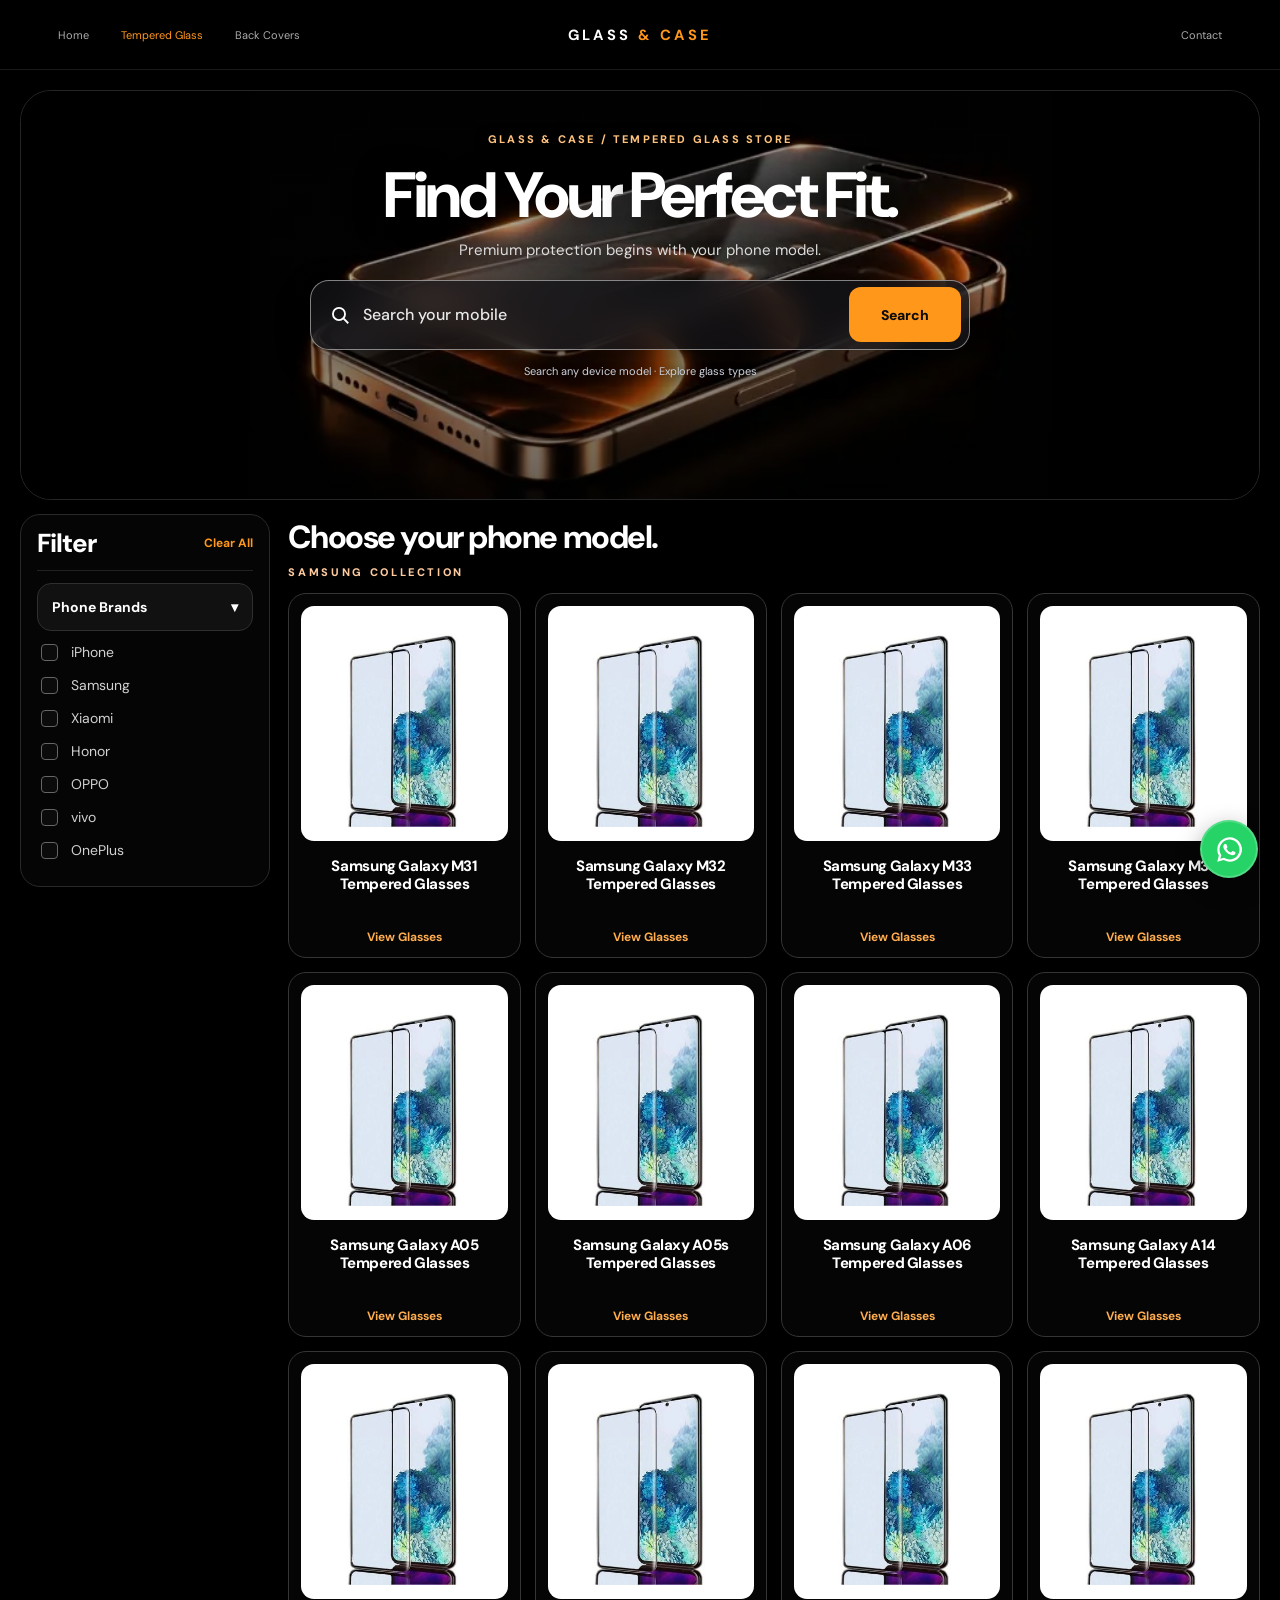
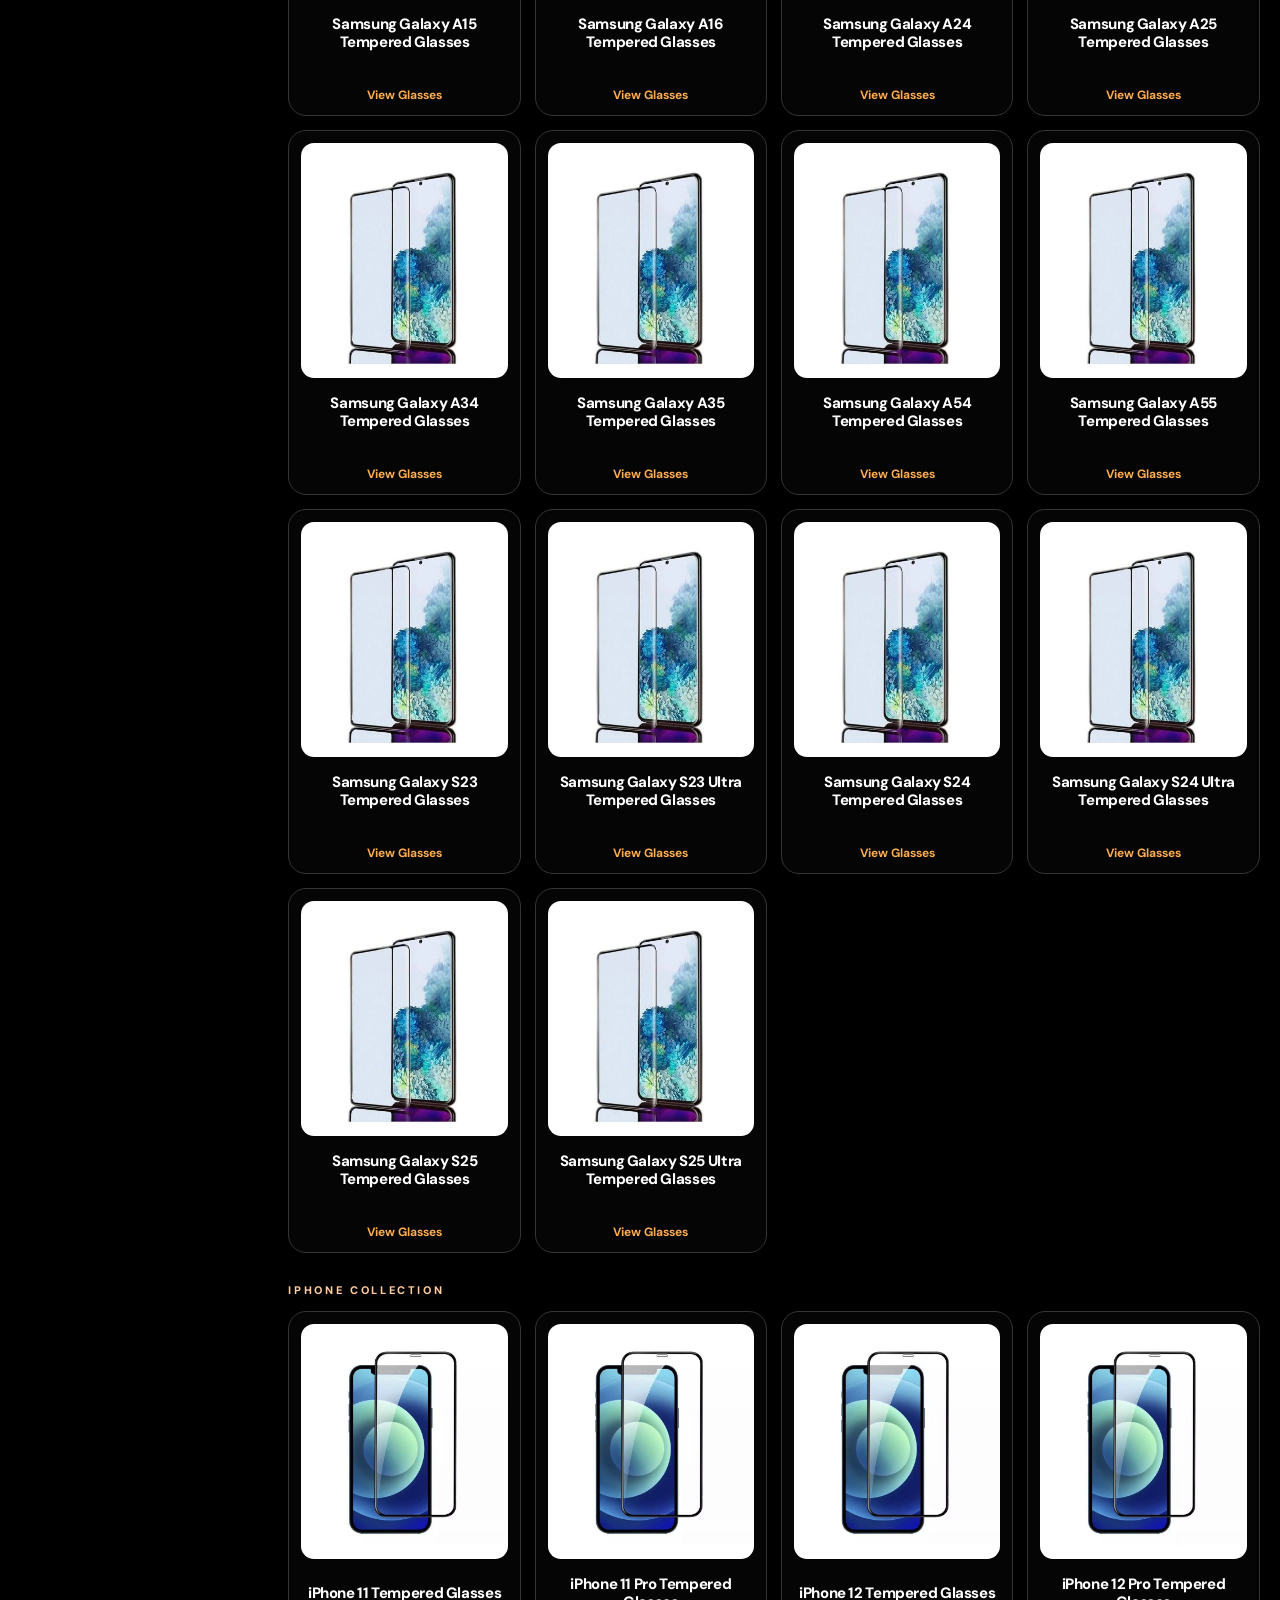
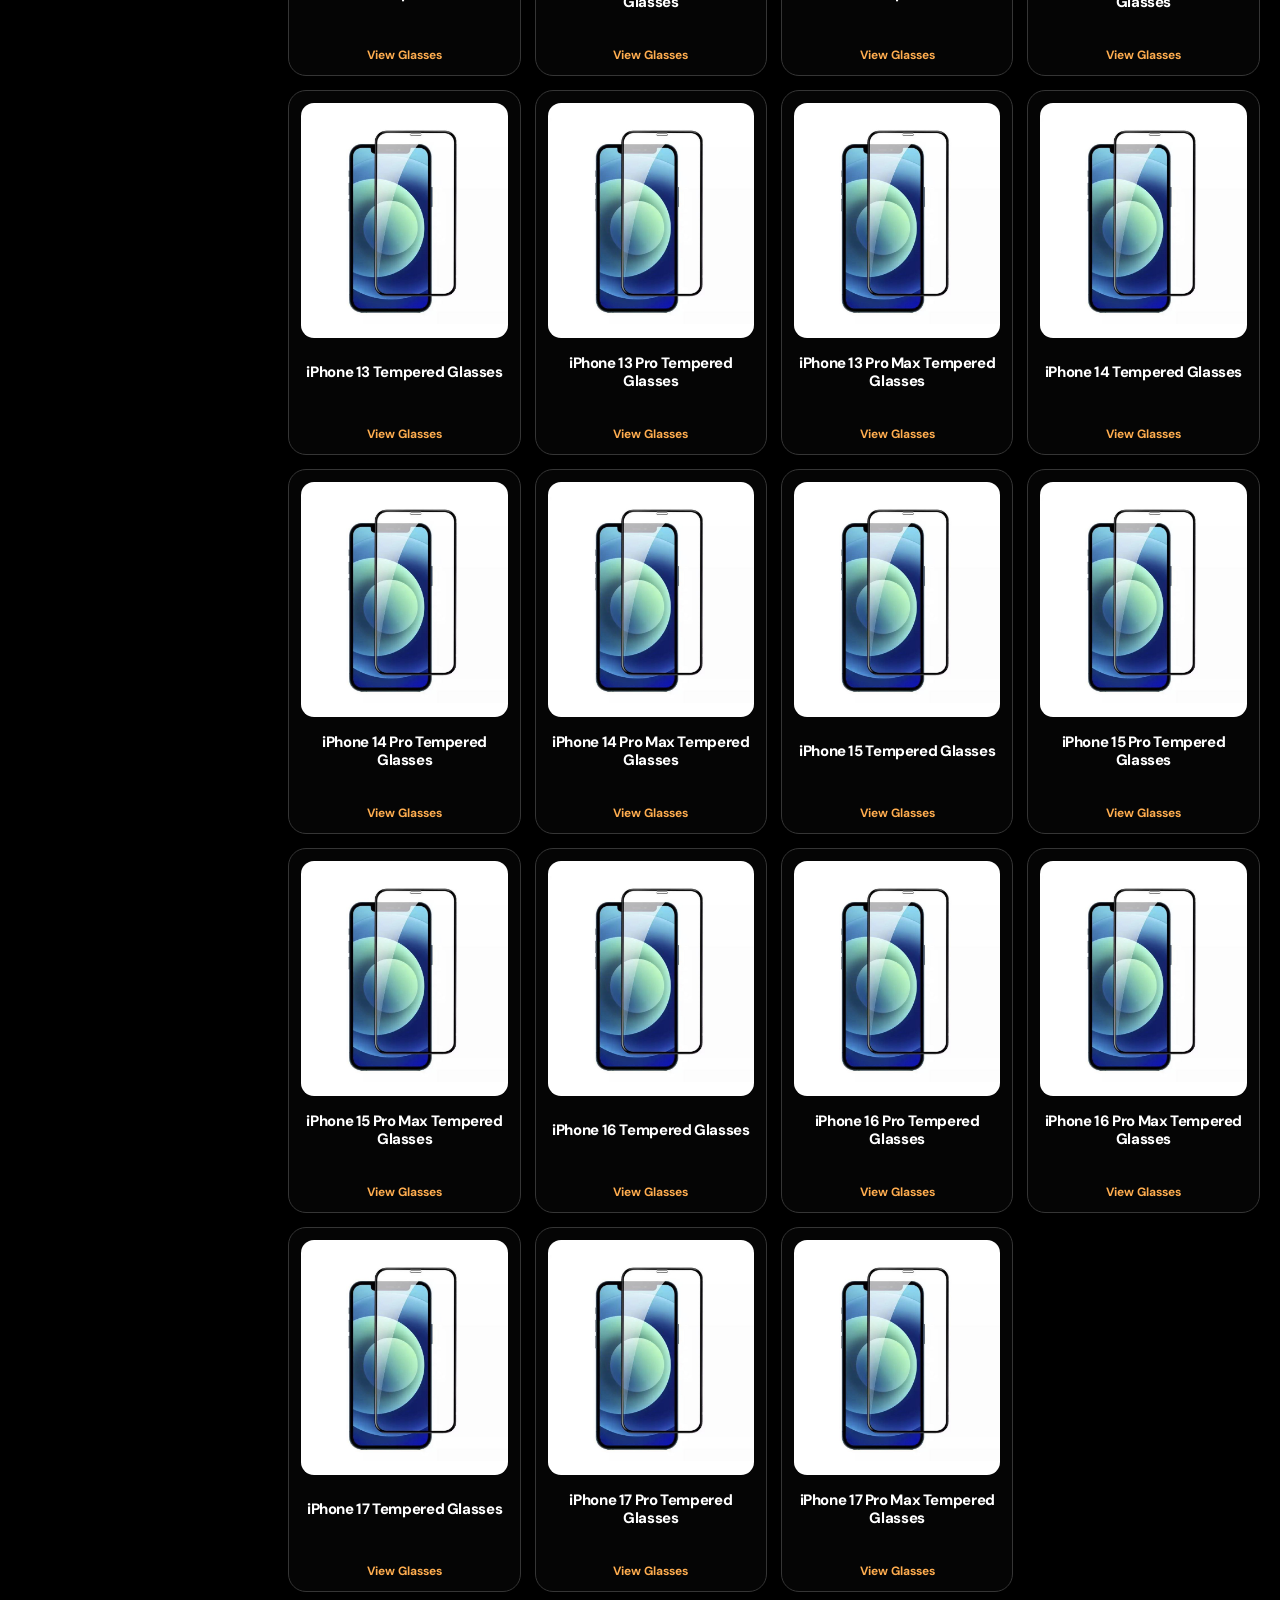
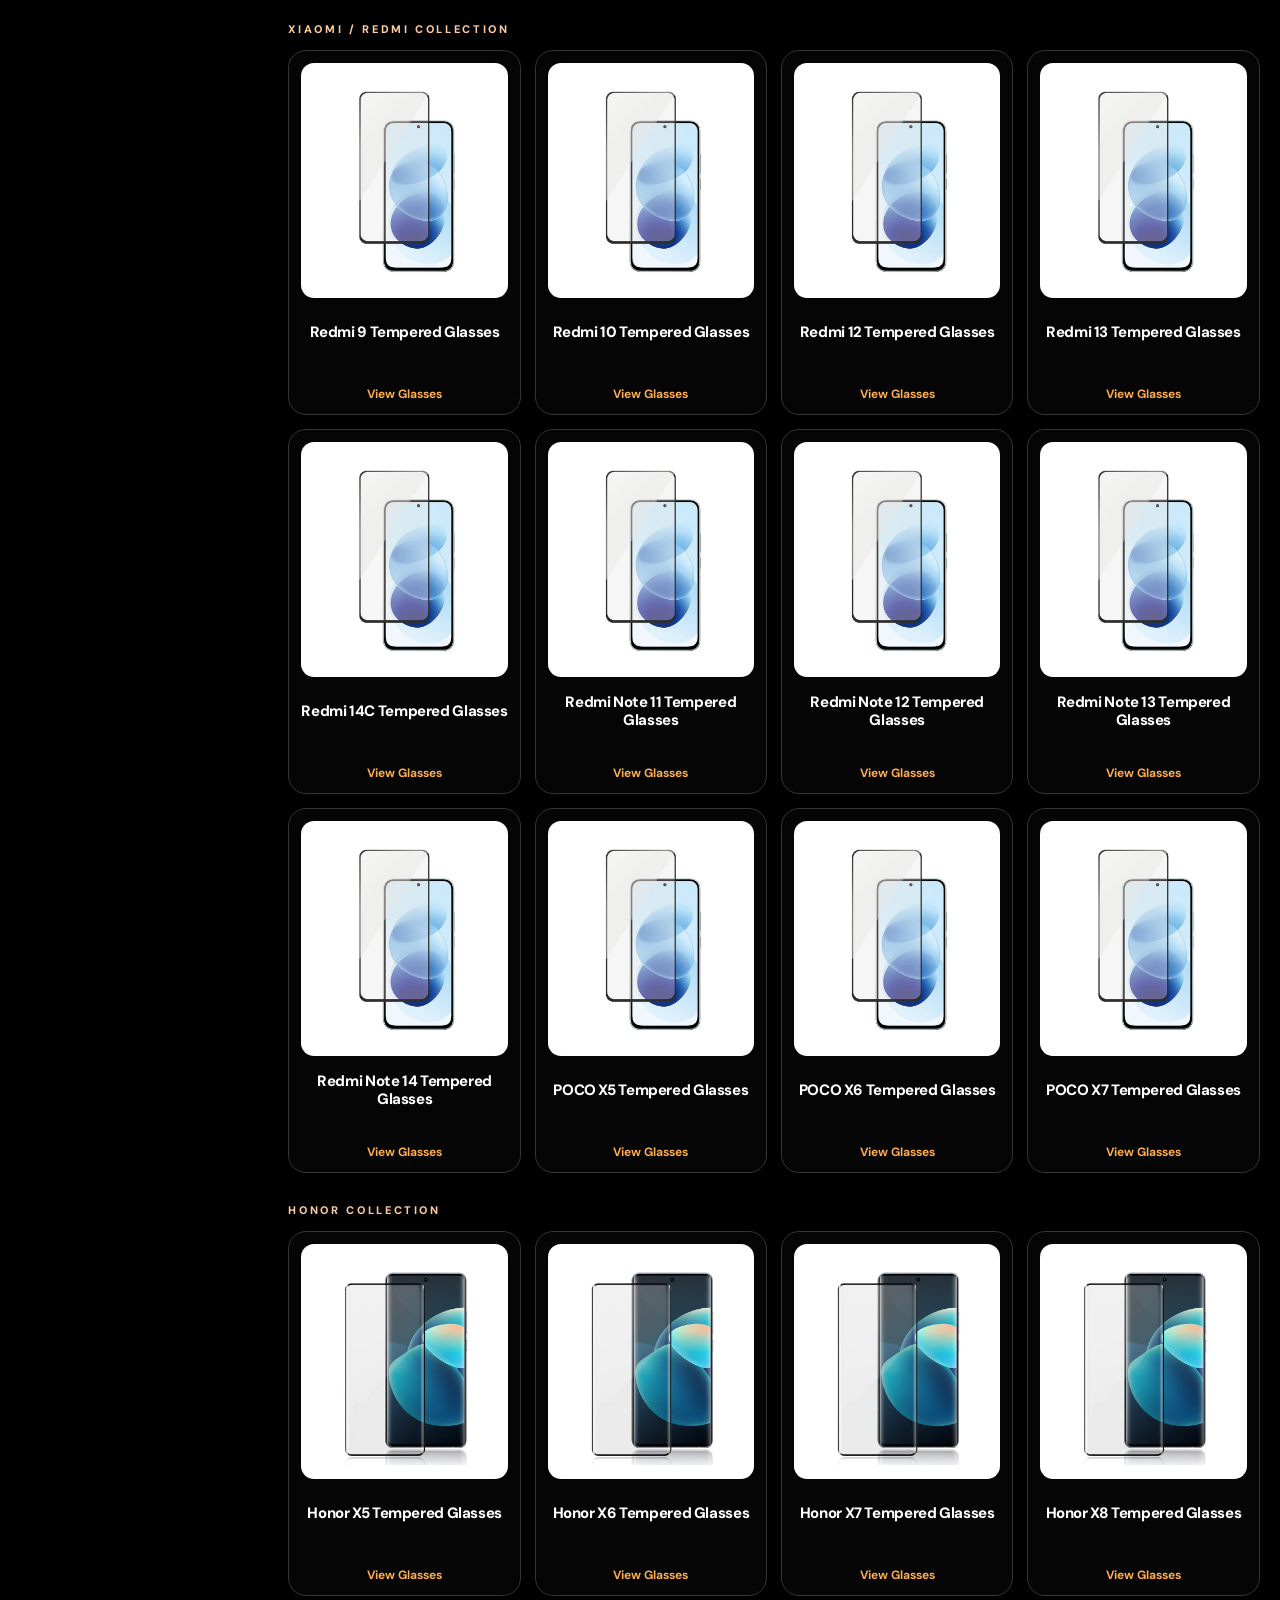
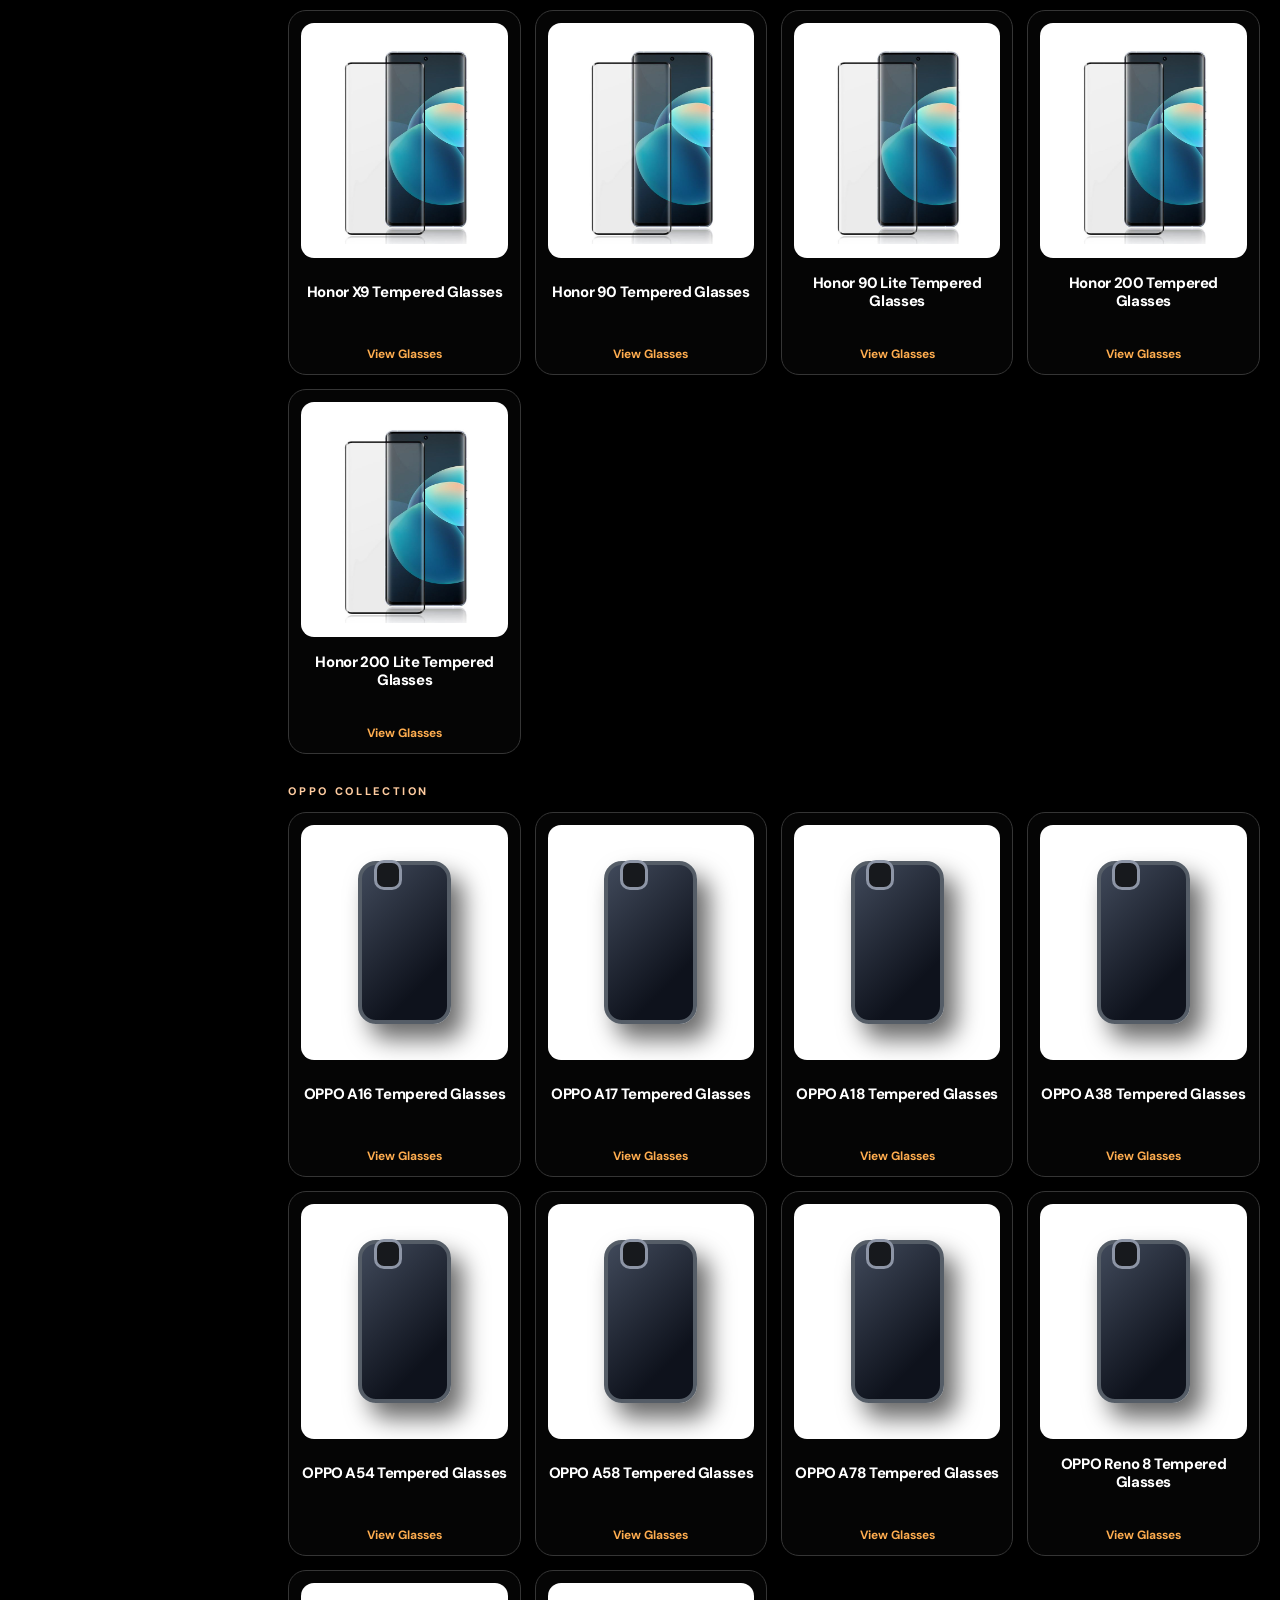
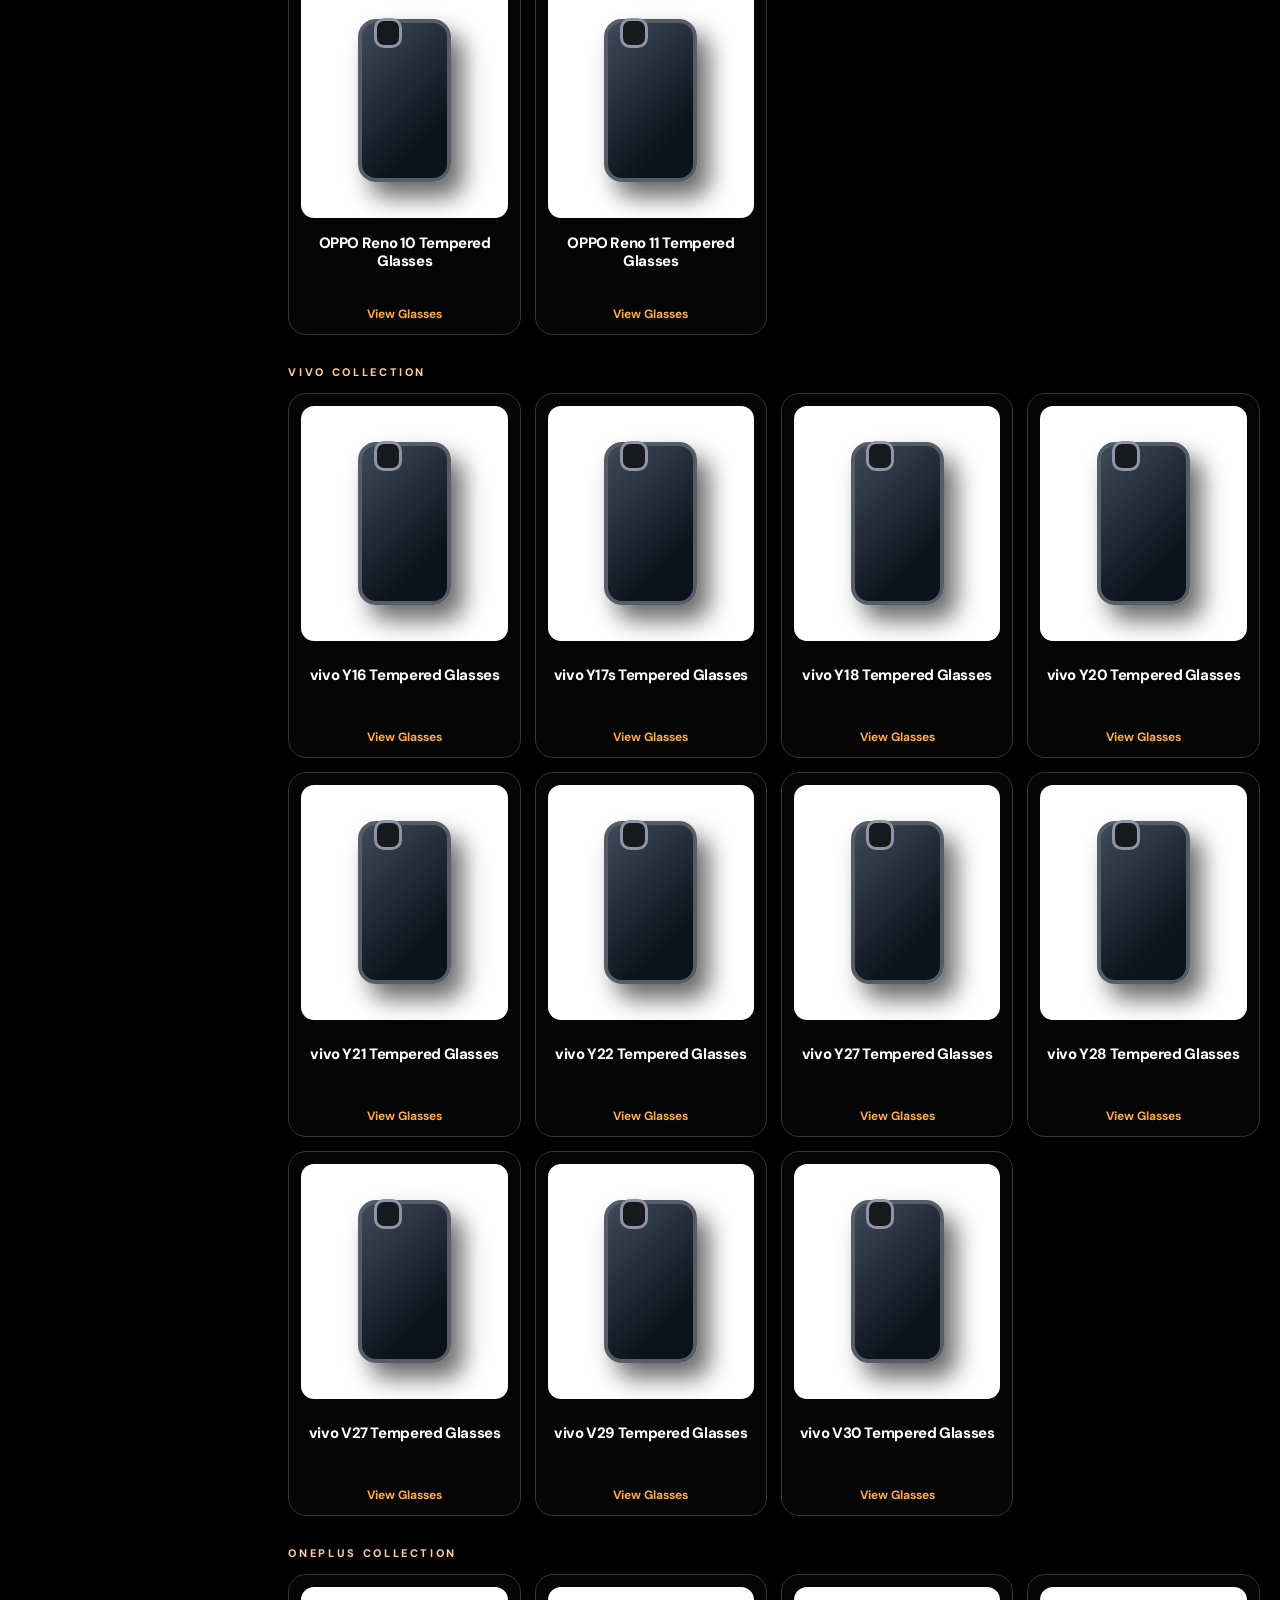
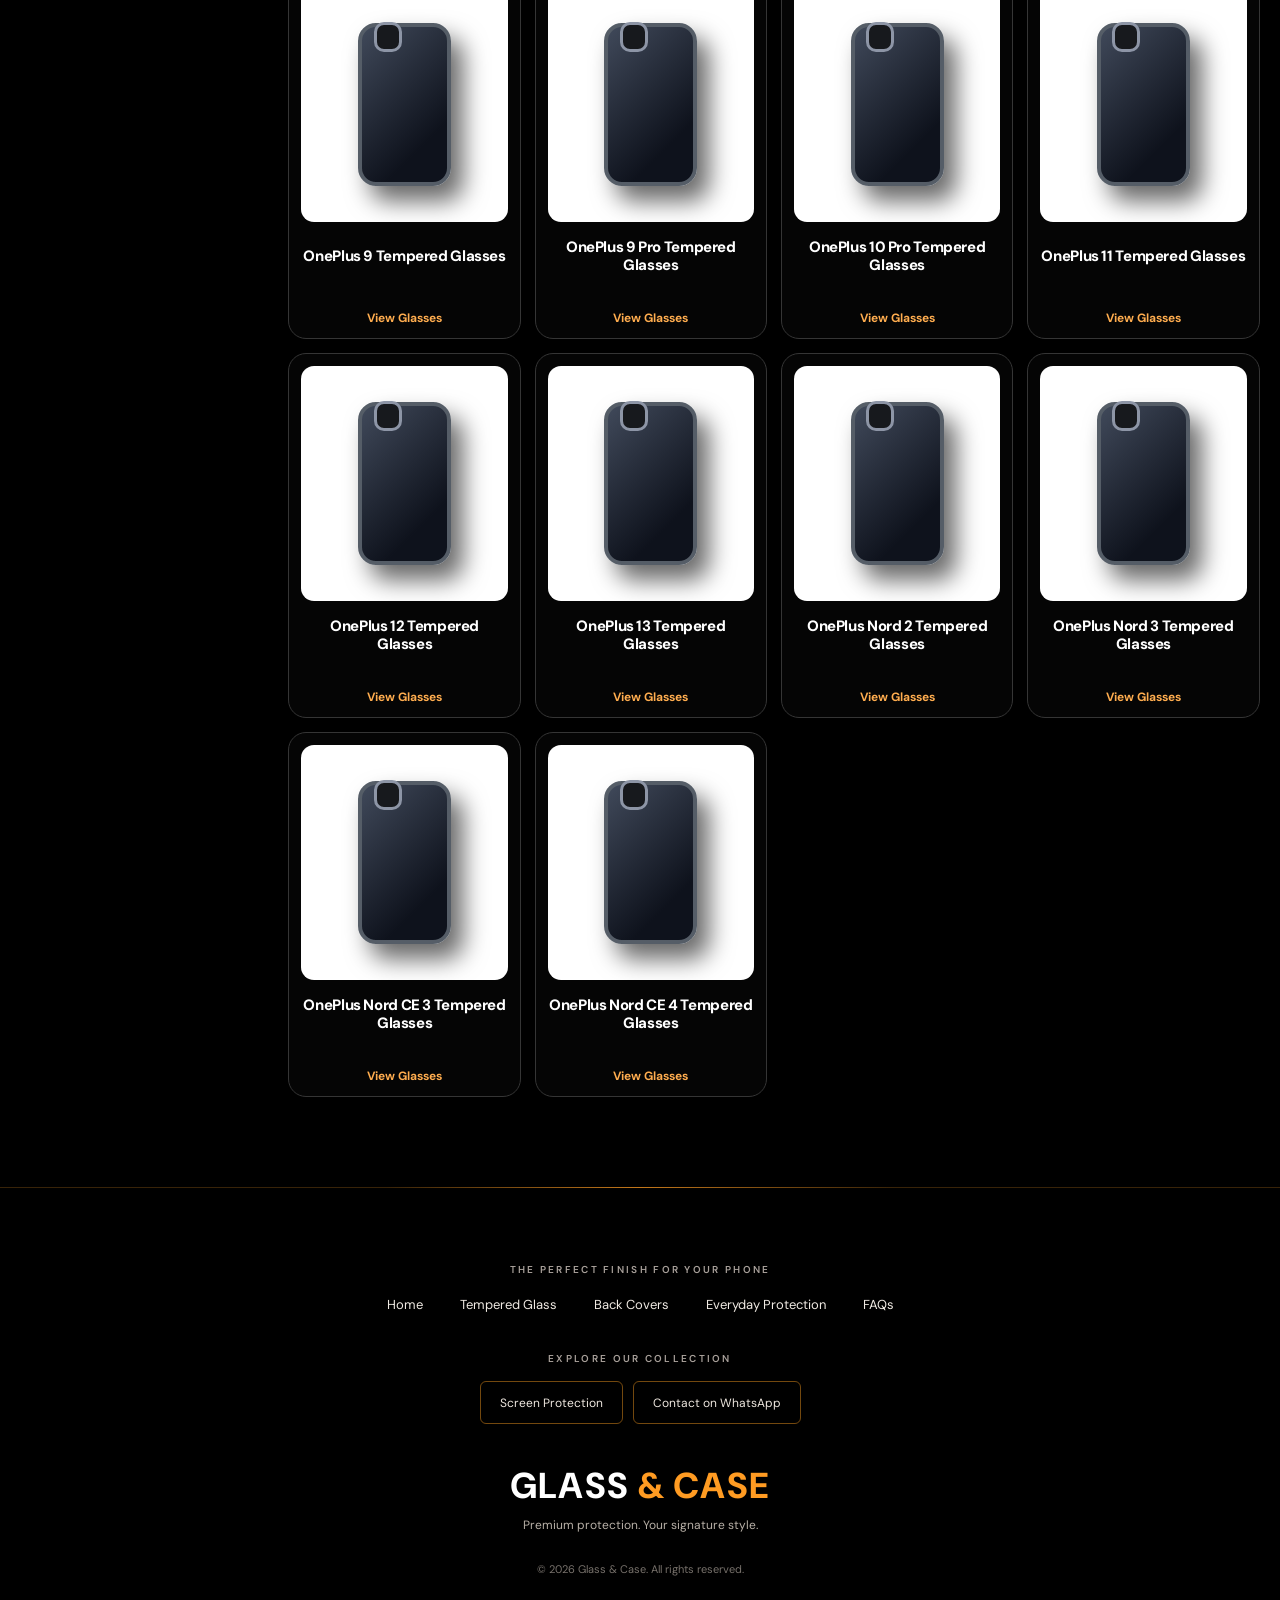
<file: tempered-glass-store.html>
<!DOCTYPE html>

<html lang="en"><head><meta charset="utf-8"/><meta content="width=device-width, initial-scale=1" name="viewport"/><meta content="#000000" name="theme-color"/><meta content="Find tempered glass for your phone with Glass &amp; Case." name="description"/><title>Tempered Glass Store | Glass &amp; Case</title><link href="https://fonts.googleapis.com" rel="preconnect"/><link crossorigin="" href="https://fonts.gstatic.com" rel="preconnect"/><link href="https://fonts.googleapis.com/css2?family=DM+Sans:wght@400;500;600;700;800;900&amp;display=swap" rel="stylesheet"/><link href="store-hero.css" rel="stylesheet"/><link href="shared-site.css" rel="stylesheet"/><link href="mobile-polish.css" rel="stylesheet"/><link href="store-video.css" rel="stylesheet"/><link href="store-unified.css" rel="stylesheet"/><link href="ux-refinements.css" rel="stylesheet"/><link href="footer-shared.css" rel="stylesheet"/><link href="ux-final-touches.css" rel="stylesheet"/><link href="store-align.css" rel="stylesheet"/>
</head>
<body><header class="gg-nav"><nav aria-label="Product navigation" class="gg-nav-left"><a href="index.html#home">Home</a><a aria-current="page" class="current" href="tempered-glass-store.html">Tempered Glass</a><a href="back-cover-store.html">Back Covers</a></nav><a aria-label="Glass and Case home" class="gg-brand" href="index.html#home">GLASS <span>&amp; CASE</span></a><a class="gg-nav-contact" href="https://wa.me/94777318581?text=Hi%20Glass%20%26%20Case%2C%20I%20would%20like%20to%20know%20more%20about%20your%20products." rel="noopener noreferrer" target="_blank">Contact </a></header>
<main><section aria-label="Search your phone model" class="hero-wrap"><div class="banner"><video aria-hidden="true" autoplay="" class="banner-video" loop="" muted="" playsinline="" poster="assets/store-video-poster.webp" preload="none" webkit-playsinline=""><source src="assets/store-hero-background.mp4" type="video/mp4"/></video><div class="shade"></div><div class="hero-content"><p class="eyebrow">GLASS &amp; CASE / TEMPERED GLASS STORE</p><h1>Find Your <em>Perfect Fit.</em></h1><p class="hero-sub">Premium protection begins with your phone model.</p><form class="glass-search" id="model-search" role="search"><label class="visually-hidden" for="phone-model">Search your mobile</label><svg aria-hidden="true" class="search-icon" viewbox="0 0 24 24"><circle cx="10.9" cy="10.9" r="6.6"></circle><path d="m16 16 5 5"></path></svg><input autocomplete="off" enterkeyhint="search" id="phone-model" name="model" placeholder="Search your mobile" required="" type="search"/><button type="submit">Search </button></form><p class="helper">Search any device model · Explore glass types</p></div></div></section>
<section aria-labelledby="catalog-title" class="catalog-wrap">
<div class="catalog-layout">
<aside aria-label="Store filters" class="filter-panel">
<div class="filter-head"><h2>Filter</h2><button class="clear-btn" id="clear-filters" type="button">Clear All</button></div>
<div class="filter-block brand-only-filter">
<div class="filter-title">Brand</div>
<button aria-controls="brand-filter-options" aria-expanded="false" class="mobile-brand-toggle" id="mobile-brand-toggle" type="button">Phone Brands <span aria-hidden="true">▾</span></button>
<div class="brand-filter-options" id="brand-filter-options">
<label><input class="brand-filter" type="checkbox" value="iphone"/> iPhone</label>
<label><input class="brand-filter" type="checkbox" value="samsung"/> Samsung</label>
<label><input class="brand-filter" type="checkbox" value="xiaomi"/> Xiaomi</label>
<label><input class="brand-filter" type="checkbox" value="honor"/> Honor</label>
<label><input class="brand-filter" type="checkbox" value="oppo"/> OPPO</label>
<label><input class="brand-filter" type="checkbox" value="vivo"/> vivo</label>
<label><input class="brand-filter" type="checkbox" value="oneplus"/> OnePlus</label>
</div>
</div>
<div class="filter-block">
<div class="filter-title">Glass Type</div>
<button aria-controls="mobile-glass-type-options" aria-expanded="false" class="mobile-filter-toggle" type="button">Glass Type <span aria-hidden="true">▾</span></button>
<div class="mobile-filter-options" id="mobile-glass-type-options">
<label><input class="type-filter" type="checkbox" value="mtb"/> MTB</label>
<label><input class="type-filter" type="checkbox" value="super-d"/> Super D</label>
<label><input class="type-filter" type="checkbox" value="privacy"/> Privacy</label>
<label><input class="type-filter" type="checkbox" value="mossily-privacy"/> Mossily Privacy</label>
<label><input class="type-filter" type="checkbox" value="uv"/> Mossily UV</label>
<label><input class="type-filter" type="checkbox" value="borderless"/> Mossily Borderless</label>
<label><input class="type-filter" type="checkbox" value="clear-hd"/> Mossily Clear HD</label>
</div>
</div>
<div class="filter-block">
<div class="filter-title">Price Range</div>
<button aria-controls="mobile-price-range-options" aria-expanded="false" class="mobile-filter-toggle" type="button">Price Range <span aria-hidden="true">▾</span></button>
<div class="mobile-filter-options" id="mobile-price-range-options">
<div class="price-row"><span>Rs. 500</span><span id="price-output">Rs. 3000</span></div>
<input class="price-range" id="price-range" max="3000" min="500" step="100" type="range" value="3000"/>
</div>
</div>
<div class="filter-block">
<div class="filter-title">Availability</div>
<button aria-controls="mobile-availability-options" aria-expanded="false" class="mobile-filter-toggle" type="button">Availability <span aria-hidden="true">▾</span></button>
<div class="mobile-filter-options" id="mobile-availability-options">
<label><input class="stock-filter" type="checkbox" value="in-stock"/> In Stock</label>
<label><input class="stock-filter" type="checkbox" value="pre-order"/> Pre Order</label>
</div>
</div>
</aside>
<div class="products-area"><div class="models-view" id="models-view"><div class="products-top"><div><h2>Choose your phone model.</h2></div></div><div id="brand-model-list"></div></div><div class="model-return" hidden="" id="model-return"><button id="all-models-btn" type="button">← All Phone Models</button><h2 id="chosen-model-title"></h2><p>Available fits and stock are confirmed before purchase.</p></div>
<div class="products-top" hidden="" id="glass-products-head">
<div>
<p class="section-mini">TEMPERED GLASS COLLECTION</p>
<h2 id="catalog-title"></h2>
</div>
<div class="sort-wrap">
<label class="visually-hidden" for="sort-products">Sort products</label>
<select id="sort-products">
<option value="default">Sort by: Featured</option>
<option value="low">Price: Low to High</option>
<option value="high">Price: High to Low</option>
</select>
</div>
</div>
<div class="product-grid" hidden="" id="product-grid">
<article class="product-card" data-brand="iphone" data-price="1200" data-stock="in-stock" data-type="mtb">
<div class="card-visual v1 has-photo"><span class="type-pill">MTB</span><img alt="MTB tempered glass packaging and protector" class="product-photo" decoding="async" loading="lazy" src="assets/mtb-product.webp"/></div>
<h3>MTB Tempered Glass</h3>
<p>Reliable everyday protection with a clean crystal-clear finish.</p>
<div class="meta-row"><span>For iPhone Series</span><strong>Rs. 1200</strong></div>
<div class="card-actions"><button class="ghost-btn">View Details</button><button class="primary-btn inquire-btn" data-product="MTB Tempered Glass">Buy Now</button></div>
</article>
<article class="product-card" data-brand="samsung" data-price="1500" data-stock="in-stock" data-type="privacy">
<div class="card-visual v2 has-photo"><span class="type-pill">Privacy</span><img alt="Privacy tempered glass packaging and protector" class="product-photo" decoding="async" loading="lazy" src="assets/privacy-product.webp"/></div>
<h3>Privacy Tempered Glass</h3>
<p>Anti-spy privacy protection with a premium darkened side-view effect.</p>
<div class="meta-row"><span>For Samsung Series</span><strong>Rs. 1500</strong></div>
<div class="card-actions"><button class="ghost-btn">View Details</button><button class="primary-btn inquire-btn" data-product="Privacy Tempered Glass">Buy Now</button></div>
</article>
<article class="product-card" data-brand="xiaomi" data-price="1400" data-stock="in-stock" data-type="super-d">
<div class="card-visual v3 has-photo"><span class="type-pill">Super D</span><img alt="Super D tempered glass packaging and protector" class="product-photo" decoding="async" loading="lazy" src="assets/super-d-product.webp"/></div>
<h3>Super D Tempered Glass</h3>
<p>Extra premium feel with stronger edge confidence for daily use.</p>
<div class="meta-row"><span>For Xiaomi Series</span><strong>Rs. 1400</strong></div>
<div class="card-actions"><button class="ghost-btn">View Details</button><button class="primary-btn inquire-btn" data-product="Super D Tempered Glass">Buy Now</button></div>
</article>
<article class="product-card" data-brand="oneplus" data-price="1600" data-stock="pre-order" data-type="uv">
<div class="card-visual v4 has-photo"><span class="type-pill">Mossily UV</span><img alt="Mossily UV curved tempered glass packaging and protector" class="product-photo" decoding="async" loading="lazy" src="assets/mossily-uv-product.webp"/></div>
<h3>Mossily UV Tempered Glass</h3>
<p>Specialized UV-fit protection for selected curved-screen phone models.</p>
<div class="meta-row"><span>For OnePlus Series</span><strong>Rs. 1600</strong></div>
<div class="card-actions"><button class="ghost-btn">View Details</button><button class="primary-btn inquire-btn" data-product="Mossily UV Tempered Glass">Buy Now</button></div>
</article>
<article class="product-card" data-brand="oppo" data-price="1300" data-stock="in-stock" data-type="mossily-privacy">
<div class="card-visual v5 has-photo"><span class="type-pill">Mossily Privacy</span><img alt="Mossily privacy tempered glass packaging and protector" class="product-photo" decoding="async" loading="lazy" src="assets/mossily-privacy-product.webp"/></div>
<h3>Mossily Privacy Glass</h3>
<p>Privacy-focused Mossily glass with a clean look and smooth everyday feel.</p>
<div class="meta-row"><span>For OPPO Series</span><strong>Rs. 1300</strong></div>
<div class="card-actions"><button class="ghost-btn">View Details</button><button class="primary-btn inquire-btn" data-product="Mossily Privacy Glass">Buy Now</button></div>
</article>
<article class="product-card" data-brand="vivo" data-price="1350" data-stock="in-stock" data-type="borderless">
<div class="card-visual v6 has-photo"><span class="type-pill">Mossily Borderless</span><img alt="Mossily borderless tempered glass packaging and protector" class="product-photo" decoding="async" loading="lazy" src="assets/mossily-borderless-product.webp"/></div>
<h3>Mossily Borderless Glass</h3>
<p>Borderless full-view protection with a wider clean display appearance.</p>
<div class="meta-row"><span>For vivo Series</span><strong>Rs. 1350</strong></div>
<div class="card-actions"><button class="ghost-btn">View Details</button><button class="primary-btn inquire-btn" data-product="Mossily Borderless Glass">Buy Now</button></div>
</article>
<article class="product-card" data-brand="samsung" data-price="1250" data-stock="pre-order" data-type="clear-hd">
<div class="card-visual v7 has-photo"><span class="type-pill">Mossily Clear HD</span><img alt="Mossily Clear HD tempered glass packaging and protector" class="product-photo" decoding="async" loading="lazy" src="assets/mossily-clear-hd-product.webp"/></div>
<h3>Mossily Clear HD Glass</h3>
<p>High-definition clear view glass with a crisp look and smooth touch response.</p>
<div class="meta-row"><span>For Samsung Series</span><strong>Rs. 1250</strong></div>
<div class="card-actions"><button class="ghost-btn">View Details</button><button class="primary-btn inquire-btn" data-product="Mossily Clear HD Glass">Buy Now</button></div>
</article>
</div>
<p class="empty-state" hidden="" id="empty-state">No products match the selected filters.</p>
</div>
</div>
</section></main>
<div aria-hidden="true" class="gc-detail-layer" hidden="" id="glass-detail-modal">
<div class="gc-detail-backdrop" data-close-detail="true"></div>
<section aria-labelledby="gc-detail-heading" aria-modal="true" class="gc-detail-dialog" role="dialog" tabindex="-1">
<header class="gc-detail-header"><span class="gc-detail-eyebrow">GLASS &amp; CASE / PRODUCT DETAILS</span><button aria-label="Close product details" class="gc-detail-close" id="gc-detail-close" type="button">×</button></header>
<div class="gc-detail-scroll" id="gc-detail-scroll">
<div class="gc-detail-media" id="gc-detail-media"></div>
<div class="gc-detail-content"><span class="gc-detail-brand" id="gc-detail-brand"></span><h2 id="gc-detail-heading"></h2><p class="gc-detail-intro" id="gc-detail-intro"></p><div class="gc-detail-highlights" id="gc-detail-highlights"></div><div id="gc-detail-sections"></div><h3 class="gc-spec-heading">Product specifications</h3><dl class="gc-detail-specs" id="gc-detail-specs"></dl><p class="gc-detail-note" id="gc-detail-note"></p><a class="gc-detail-buy" id="gc-detail-buy" rel="noopener noreferrer" target="_blank">Check fit &amp; order on WhatsApp</a></div>
</div>
</section>
</div>
<link href="glass-detail-modal.css" rel="stylesheet">
<script defer="" src="glass-detail-modal.js"></script>
<script defer="" src="store-hero.js"></script><footer aria-label="Glass and Case footer" class="gc-site-footer" id="contact-footer">
<div class="gc-footer-content">
<p class="gc-footer-kicker">THE PERFECT FINISH FOR YOUR PHONE</p>
<nav aria-label="Footer navigation" class="gc-footer-nav">
<a href="index.html#home">Home</a><a href="tempered-glass-store.html">Tempered Glass</a><a href="back-cover-store.html">Back Covers</a><a href="index.html#everyday-protection">Everyday Protection</a><a href="index.html#faq">FAQs</a>
</nav>
<p class="gc-footer-small-title">EXPLORE OUR COLLECTION</p>
<div class="gc-footer-actions">
<a href="index.html#impact-protection">Screen Protection</a>
<a href="https://wa.me/94777318581?text=Hi%20Glass%20%26%20Case%2C%20I%20would%20like%20to%20know%20more%20about%20your%20products." rel="noopener noreferrer" target="_blank">Contact on WhatsApp</a>
</div>
<a aria-label="Glass and Case back to top" class="gc-footer-logo" href="index.html#home">GLASS <span>&amp; CASE</span></a>
<p class="gc-footer-tagline">Premium protection. Your signature style.</p>
<p class="gc-footer-copyright">© <span id="gc-footer-year">2026</span> Glass &amp; Case. All rights reserved.</p>
</div>
</footer><a aria-label="Chat with Glass and Case on WhatsApp" class="gc-wa-float" href="https://wa.me/94777318581?text=Hi%20Glass%20%26%20Case%2C%20I%20would%20like%20to%20know%20more%20about%20your%20products." rel="noopener noreferrer" target="_blank" title="Chat on WhatsApp"><svg aria-hidden="true" fill="currentColor" height="29" viewbox="0 0 32 32" width="29"><path d="M16 2.5A13.5 13.5 0 0 0 4.25 22.65L2.5 29.5l7.01-1.82A13.5 13.5 0 1 0 16 2.5Zm0 24.5a11 11 0 0 1-5.58-1.52l-.4-.24-4.13 1.07 1.1-4.02-.26-.42A11 11 0 1 1 16 27Zm6.04-8.24c-.33-.17-1.96-.97-2.27-1.08-.3-.11-.53-.16-.75.17-.22.33-.86 1.08-1.05 1.3-.2.22-.39.25-.72.08-.33-.16-1.4-.52-2.68-1.65-.99-.88-1.66-1.97-1.85-2.3-.2-.33-.02-.51.15-.68.15-.15.33-.39.5-.58.16-.19.22-.33.33-.55.11-.22.05-.42-.03-.58-.08-.17-.75-1.81-1.03-2.48-.27-.65-.54-.56-.75-.57h-.64c-.22 0-.58.08-.88.42-.3.33-1.15 1.13-1.15 2.75s1.18 3.19 1.35 3.42c.16.22 2.31 3.52 5.6 4.94.79.34 1.41.54 1.89.69.8.25 1.53.22 2.1.13.64-.1 1.96-.8 2.24-1.58.28-.77.28-1.43.19-1.57-.08-.14-.3-.22-.63-.39Z"></path></svg></a></link></body></html>
</file>
<file: styles.css>
:root{color-scheme:dark;--gold:#ffad26;--ink:#000;--text:#e4e2db;--muted:#a4a4a0;--serif:'Bodoni Moda',Didot,'Bodoni MT',Georgia,serif;--sans:'DM Sans',Arial,Helvetica,sans-serif}
*{box-sizing:border-box}html{background:#000;scroll-behavior:smooth}body{margin:0;min-width:280px;background:#000;color:var(--text);font-family:var(--sans);overflow-x:hidden}a{color:inherit;text-decoration:none}
.gg-scroll-story{height:410svh;min-height:1450px;position:relative;background:#000}
.gg-sticky{height:100svh;min-height:420px;position:sticky;top:0;overflow:hidden;background:#000;display:grid;grid-template-rows:clamp(55px,8vh,75px) auto minmax(0,1fr) 76px;isolation:isolate}
.gg-nav{grid-row:1;display:grid;grid-template-columns:1fr auto 1fr;align-items:center;padding:0 clamp(16px,4.5vw,70px);border-bottom:1px solid #1a1a1a;position:relative;z-index:10}
.gg-nav-left{display:flex;gap:clamp(14px,2.5vw,35px)}.gg-nav-left a,.gg-nav-contact{font-size:11px;color:#aaa}.gg-brand{font-weight:700;letter-spacing:.23em;font-size:clamp(12px,1.15vw,17px);white-space:nowrap}.gg-brand span{color:var(--gold)}.gg-nav-contact{justify-self:end;display:flex;gap:9px;align-items:center}.gg-nav-contact span{color:var(--gold);font-size:17px}
.gg-heading{grid-row:2;position:relative;z-index:5;background:#000;padding:clamp(10px,2vh,22px) 12px clamp(12px,2vh,23px);text-align:center;min-width:0}
.gg-eyebrow{color:var(--gold);font-weight:700;letter-spacing:.3em;font-size:clamp(8px,.65vw,10px);margin:0 0 2px}.gg-heading h1{font:500 clamp(48px,7.3vw,112px)/1.01 var(--serif);letter-spacing:-.067em;white-space:nowrap;color:#7f8582;margin:0}.gg-heading h1 span{color:#626866}.gg-subtitle{color:#b3b4b0;font-size:clamp(10px,.9vw,13px);letter-spacing:.065em;margin:4px 0 0}
.gg-showcase{grid-row:3;position:relative;min-height:0;width:100%;max-width:1800px;margin:auto;display:grid;grid-template-columns:minmax(170px,1fr) minmax(0,min(58vw,1050px)) minmax(170px,1fr);background:#000}
.gg-media{grid-column:2;grid-row:1;min-width:0;min-height:0;overflow:hidden;display:flex;align-items:center;justify-content:center;background:#000;position:relative}
.gg-media img{width:100%;height:100%;max-width:100%;max-height:100%;object-fit:contain;object-position:center center;background:#000;display:block;pointer-events:none;user-select:none;-webkit-user-drag:none;opacity:1}
.gg-details{position:relative;min-width:0;grid-row:1;z-index:4}.gg-details-left{grid-column:1;padding-left:clamp(16px,5vw,90px)}.gg-details-right{grid-column:3;padding-right:clamp(16px,5vw,90px)}
.gg-detail{position:absolute;top:50%;left:0;right:0;margin:0;opacity:0;visibility:hidden;transform:translateY(-40%) translateX(-8px);pointer-events:none;transition:opacity .32s ease,transform .4s ease,visibility .32s ease}
.gg-details-right .gg-detail{transform:translateY(-40%) translateX(8px)}
.gg-detail.is-visible,.gg-details-right .gg-detail.is-visible{opacity:1;visibility:visible;transform:translateY(-50%) translateX(0)}
.gg-accent{height:1px;width:60px;background:linear-gradient(90deg,var(--gold),transparent);margin-bottom:17px}.gg-number{font-size:clamp(9px,.62vw,11px);letter-spacing:.11em;font-weight:700;color:var(--gold)}.gg-detail h2{font:500 clamp(28px,2.8vw,48px)/1 var(--serif);letter-spacing:-.04em;margin:13px 0 12px}.gg-detail p{margin:0;max-width:205px;line-height:1.62;color:#a3a3a0;font-size:clamp(10px,.83vw,13px)}
.gg-bottom{grid-row:4;display:grid;grid-template-columns:1fr auto 1fr;align-items:center;border-top:1px solid #1b1b1b;position:relative;z-index:6;padding:0 clamp(16px,4.5vw,70px);background:#000}
.gg-bottom-progress{grid-column:1;justify-self:start;color:#777;white-space:nowrap;display:flex;align-items:center;gap:9px;font-size:11px;letter-spacing:.1em}.gg-bottom-progress #gg-count{color:var(--gold)}.gg-progress-rail{width:clamp(55px,8vw,140px);height:2px;background:#262626;margin-left:12px}.gg-progress-rail>div{width:0;height:100%;background:var(--gold)}
.gg-scroll-center{grid-column:2;display:flex;flex-direction:column;align-items:center;justify-content:center;gap:3px;font-size:9px;letter-spacing:.19em;color:#c0c1bd;white-space:nowrap}
.gg-mouse{width:19px;height:28px;border:1.7px solid #e4e4e2;border-radius:13px;position:relative;display:block}.gg-mouse i{position:absolute;top:6px;left:50%;transform:translateX(-50%);height:6px;width:2px;background:var(--gold);border-radius:2px;animation:gg-wheel 1.6s infinite}.gg-chevron{font-size:15px;color:var(--gold);line-height:.55}
@keyframes gg-wheel{0%{opacity:1;transform:translate(-50%,0)}70%{opacity:.2;transform:translate(-50%,8px)}100%{opacity:1;transform:translate(-50%,0)}}
.gg-follow{min-height:72svh;display:grid;place-items:center;text-align:center;padding:100px 20px;background:linear-gradient(#030303,#0c1112)}.gg-follow p{font-size:10px;color:var(--gold);letter-spacing:.3em}.gg-follow h2{font:500 clamp(37px,6vw,90px)/1.05 var(--serif);letter-spacing:-.05em}.gg-follow h2 em{font-style:normal;color:#808784}.gg-follow a{display:inline-flex;border:1px solid #777;border-radius:99px;padding:13px 22px;font-size:12px}
@media(max-width:1080px){.gg-showcase{grid-template-columns:minmax(120px,1fr) minmax(0,60vw) minmax(120px,1fr)}.gg-details-left{padding-left:20px}.gg-details-right{padding-right:20px}.gg-detail h2{font-size:clamp(25px,3vw,37px)}.gg-detail p{font-size:11px}}
/* Mobile: product in a dedicated area, two short feature panels BELOW it. No overlapping layers or hidden art. */
@media(max-width:700px){
 .gg-scroll-story{height:360svh;min-height:1400px}
 .gg-sticky{grid-template-rows:58px auto minmax(0,1fr) 76px;min-height:0}
 .gg-nav{padding:0 13px}.gg-nav-left a:not(:first-child){display:none}.gg-brand{font-size:12px;letter-spacing:.13em}.gg-nav-left a,.gg-nav-contact{font-size:10px}
 .gg-heading{padding:12px 10px 11px}.gg-eyebrow{font-size:8px;letter-spacing:.11em}.gg-heading h1{font-size:clamp(44px,11.5vw,70px);letter-spacing:-.07em}.gg-subtitle{font-size:10px;letter-spacing:0;margin-top:3px}
 .gg-showcase{display:grid;grid-template-columns:1fr 1fr;grid-template-rows:minmax(0,1fr) 108px;min-height:0;overflow:hidden;align-items:stretch}
 .gg-media{grid-column:1/-1;grid-row:1;min-height:0;width:100%;display:flex;align-items:center;justify-content:center;overflow:hidden}
 .gg-media img{flex:none;display:block;max-width:none;max-height:none;width:112vw;height:100%;object-fit:contain;object-position:center;background:#000}
 .gg-details{grid-row:2;position:relative;min-width:0;padding:0 12px;background:#000;z-index:4}.gg-details-left{grid-column:1}.gg-details-right{grid-column:2}
 .gg-detail,.gg-details-right .gg-detail{position:absolute;inset:0 7px auto 7px;top:8px;text-align:center;transform:translateY(8px);padding:4px 1px}
 .gg-detail.is-visible,.gg-details-right .gg-detail.is-visible{transform:translateY(0)}
 .gg-accent{margin:0 auto 7px;width:30px}.gg-number{font-size:8px;letter-spacing:.025em}.gg-detail h2{font-size:clamp(23px,6vw,30px);margin:4px 0 5px;line-height:1}.gg-detail h2 br{display:none}.gg-detail p{margin:auto;font-size:10px;line-height:1.35;max-width:180px}
 .gg-bottom{padding:0 12px;grid-template-columns:1fr auto 1fr}.gg-bottom-progress{gap:5px;font-size:9px}.gg-progress-rail{width:40px;margin-left:3px}.gg-scroll-center{font-size:8px;letter-spacing:.12em}
}
@media(max-width:380px){.gg-heading h1{font-size:11.3vw}.gg-media img{width:112vw}.gg-detail h2{font-size:22px}.gg-detail p{font-size:9px}.gg-bottom-progress .gg-progress-rail{width:28px}}
@media(max-height:690px){.gg-sticky{grid-template-rows:52px auto minmax(0,1fr) 62px}.gg-heading{padding:6px 10px}.gg-heading h1{font-size:clamp(36px,8vh,68px)}.gg-subtitle{font-size:10px}.gg-detail p{display:none}}
@media(max-width:700px) and (max-height:690px){.gg-showcase{grid-template-rows:minmax(0,1fr) 75px}.gg-detail h2{font-size:22px}.gg-media img{width:112vw}.gg-heading h1{font-size:clamp(36px,9vw,52px)}.gg-bottom{padding:0 10px}}
@media(prefers-reduced-motion:reduce){html{scroll-behavior:auto}.gg-detail{transition:none}.gg-mouse i{animation:none}}

/* Upfront all-frames loading: non-blocking pill beneath the product. */
.gg-frame-loader{position:absolute;left:50%;bottom:7px;transform:translateX(-50%);z-index:3;display:flex;align-items:center;justify-content:center;gap:9px;color:#b6b6b2;background:rgba(9,9,9,.88);border:1px solid #252525;border-radius:30px;padding:8px 12px;font:600 9px/1 'DM Sans',sans-serif;letter-spacing:.13em;white-space:nowrap;opacity:0;visibility:hidden;transition:opacity .25s ease,visibility .25s ease}
.gg-frame-loader.is-loading{opacity:1;visibility:visible}.gg-frame-loader.is-error{opacity:1;visibility:visible;cursor:pointer;color:#ffad26}.gg-frame-loader.is-complete{display:none}.gg-loader-dot{width:7px;height:7px;border-radius:50%;background:#ffad26;box-shadow:0 0 10px #ffad26;animation:gg-loader-pulse 1s ease-in-out infinite}@keyframes gg-loader-pulse{50%{opacity:.3}}
@media(max-width:700px){.gg-frame-loader{bottom:3px;padding:6px 9px;font-size:8px;gap:6px}}

/* Hold the last fully decoded frame until the next is ready. Never expose the black stage. */
.gg-media{isolation:isolate}
.gg-media img.gg-buffer{position:absolute;inset:0;margin:auto;display:block;width:100%;height:100%;max-width:100%;max-height:100%;object-fit:contain;object-position:center;background:transparent;transition:none!important;will-change:auto}
.gg-media img.gg-active{z-index:2;visibility:visible;opacity:1}
.gg-media img.gg-inactive{z-index:1;visibility:hidden;opacity:0}
/* Match original mobile frame sizing exactly. */
@media(max-width:700px){.gg-media img.gg-buffer{width:112vw;max-width:none;max-height:none;height:100%;}}

/* FIX: Keep a visible product image behind the animation at all times.
   Canvas draws only a fully decoded frame, never a blank intermediate state. */
.gg-showcase{height:100%;grid-template-rows:minmax(0,1fr)}
.gg-media{min-height:0;height:100%;width:100%;isolation:isolate;background:#000 url('frames/000.jpg') center center/contain no-repeat}
.gg-media img.gg-static-poster,.gg-media canvas.gg-animation-canvas{
  position:absolute;inset:0;width:100%;height:100%;display:block;
  max-width:none;max-height:none;object-fit:contain;object-position:center;
  background:transparent;pointer-events:none;transform:none!important;
}
.gg-media img.gg-static-poster{z-index:1;opacity:1;visibility:visible}
.gg-media canvas.gg-animation-canvas{z-index:2;opacity:0;visibility:hidden;transition:none!important}
.gg-media canvas.gg-animation-canvas.has-frame{opacity:1;visibility:visible}
.gg-frame-loader{z-index:3}
@media(max-width:700px){
 .gg-showcase{height:100%;grid-template-rows:minmax(0,1fr) 108px}
 .gg-media{grid-row:1;height:100%;width:100%;min-height:0}
 .gg-media img.gg-static-poster,.gg-media canvas.gg-animation-canvas{
    width:112vw;height:100%;left:50%;right:auto;top:0;bottom:auto;
    transform:translateX(-50%)!important;object-fit:contain;
 }
}
@media(max-width:700px) and (max-height:690px){
 .gg-showcase{grid-template-rows:minmax(0,1fr) 75px}
}
/* Keep desktop labels inside the viewport; wrap mobile feature titles cleanly. */
@media(min-width:701px){
 .gg-details-left .gg-detail{left:clamp(18px,4vw,70px);right:8px}
 .gg-details-right .gg-detail{left:8px;right:clamp(18px,4vw,70px)}
}
@media(max-width:700px){
 .gg-details-left .gg-detail{left:8px;right:4px}
 .gg-details-right .gg-detail{left:4px;right:8px}
 .gg-detail h2{font-size:clamp(20px,5.2vw,27px);line-height:.97}
 .gg-detail h2 br{display:initial}
}

/* =====================================================================
   MOBILE FEATURE-TEXT SAFE AREA — fixes truncated titles and descriptions.
   The frame canvas, image sources, JavaScript and desktop layout are intact.
   ===================================================================== */
@media (max-width:700px) {
  /* The previous 108px/75px label row truncated two-line serif headings. */
  .gg-showcase {
    grid-template-rows: minmax(0,1fr) 174px;
  }
  .gg-details {
    height:174px;
    min-height:0;
    overflow:visible;
    padding:0 10px;
  }
  .gg-detail,
  .gg-details-right .gg-detail,
  .gg-details-left .gg-detail {
    top:9px;
    bottom:auto;
    left:5px;
    right:5px;
    position:absolute;
    text-align:center;
    padding:3px 0 5px;
  }
  .gg-detail h2 {
    margin:6px 0 6px;
    font-size:clamp(19px,5.2vw,26px);
    line-height:1.08;
    overflow-wrap:normal;
    text-wrap:balance;
  }
  .gg-number {font-size:8px;line-height:1.3;display:block;letter-spacing:0}
  .gg-accent {margin:0 auto 8px}
  .gg-detail p {
    display:block;
    font-size:clamp(9px,2.35vw,11px);
    line-height:1.4;
    margin:0 auto;
    padding:0 3px;
    max-width:180px;
  }
  /* Fixed footer mouse prompt remains in its own row. */
  .gg-bottom{z-index:8}
}
@media (max-width:700px) and (max-height:690px) {
  .gg-showcase {grid-template-rows:minmax(0,1fr) 155px}
  .gg-details {height:155px}
  .gg-detail h2 {font-size:clamp(18px,4.9vw,23px);margin:4px 0}
  .gg-detail p {font-size:9px;line-height:1.28}
  .gg-accent {margin-bottom:5px}
  .gg-detail,.gg-details-right .gg-detail,.gg-details-left .gg-detail {top:4px}
}
@media (max-width:700px) and (max-height:550px) {
  .gg-showcase {grid-template-rows:minmax(0,1fr) 135px}
  .gg-details {height:135px}
  .gg-detail h2 {font-size:18px;line-height:1.03}
  .gg-detail p {font-size:8px;line-height:1.2}
}


/* ==============================================================
   Glass & Case / SINGLE GLOBAL NAVIGATION
   One header stays in place throughout both scroll stories.
   ============================================================== */
:root{--site-nav-h:clamp(55px,8vh,75px)}
body>.gg-nav{
  position:fixed;top:0;left:0;right:0;height:var(--site-nav-h);
  z-index:100;background:rgba(0,0,0,.97);
  border-bottom:1px solid #191919;
  -webkit-backdrop-filter:blur(16px);backdrop-filter:blur(16px);
}
.gg-follow{background:#000}

/* ==============================================================
   02 / IMPACT LAB
   Editorial, asymmetric layout instead of repeating hero layout.
   Keeps original pure black, Bodoni Moda and amber/gold accents.
   ============================================================== */
.impact-story{background:#000;height:355svh;min-height:1450px}
.impact-story .gg-sticky{
  display:grid;
  grid-template-rows:var(--site-nav-h) minmax(0,1fr) clamp(120px,17vh,154px);
  height:100svh;min-height:420px;
  background:#000;
}
.impact-layout{
  grid-row:2;
  min-height:0;
  position:relative;
  display:grid;
  grid-template-columns:minmax(250px,34%) minmax(0,66%);
  align-items:stretch;
  overflow:hidden;
  padding:clamp(20px,3vh,38px) clamp(20px,5vw,85px) 10px;
}
.impact-intro{
  position:relative;z-index:5;align-self:center;
  min-width:0;padding-bottom:12px;
}
.impact-index{
  color:#e2e1db;font-size:10px;font-weight:700;
  letter-spacing:.22em;display:flex;align-items:center;gap:14px;
  margin-bottom:clamp(28px,6vh,75px);
}
.impact-index-line{display:inline-block;width:31px;height:1px;background:var(--gold)}
.impact-overline{
  color:var(--gold);font-weight:700;letter-spacing:.23em;
  font-size:clamp(9px,.67vw,11px);margin:0 0 18px;
}
.impact-headline{
  font:500 clamp(74px,8vw,145px)/.85 var(--serif);
  letter-spacing:-.085em;margin:0;
  color:#deded8;white-space:nowrap;
}
.impact-headline em{font-style:italic;color:#8e9691}
.impact-period{color:var(--gold)}
.impact-lead{
  font:400 clamp(13px,1.1vw,17px)/1.55 var(--sans);
  color:#b9b8b3;margin:clamp(22px,4vh,43px) 0 0;
  letter-spacing:.012em;
}
.impact-small-rule{width:52px;height:1px;background:#b88029;margin:clamp(24px,4vh,42px) 0 17px}
.impact-technical{font:600 9px/1.9 var(--sans);color:#6f7573;letter-spacing:.16em;margin:0}
.impact-technical span{color:var(--gold);padding:0 6px}

.impact-visual{
  min-width:0;min-height:0;
  position:relative;display:flex;align-items:center;justify-content:center;
  z-index:2;
}
.impact-story .impact-media{
  position:absolute;inset:0;
  width:100%;height:100%;
  background:#000 url('impact-frames/000.jpg') center/contain no-repeat;
  overflow:visible;
}
.impact-story .impact-media img.gg-static-poster,
.impact-story .impact-media canvas.gg-animation-canvas{
  position:absolute;inset:0;width:100%;height:100%;
  left:0;top:0;transform:none!important;
  object-fit:contain;object-position:center;
  max-width:none;max-height:none;
  background:transparent;
}
.impact-frame-mark{
  position:absolute;z-index:4;
  color:#757975;letter-spacing:.17em;font:600 9px/1.4 var(--sans);
  pointer-events:none;
}
.impact-mark-top{right:0;top:0}
.impact-mark-top span{color:var(--gold);padding-left:13px}
.impact-mark-bottom{right:0;bottom:3px;color:#565c59}
.impact-side-meter{
  position:absolute;right:clamp(9px,1.6vw,28px);top:27%;bottom:22%;
  display:flex;flex-direction:column;align-items:center;gap:14px;
  z-index:6;pointer-events:none;
}
.impact-side-meter>span{
  writing-mode:vertical-rl;color:#7b807c;
  font:700 9px/1 var(--sans);letter-spacing:.18em;
}
.impact-meter-line{width:1px;flex:1;background:#282828;position:relative}
.impact-meter-line i{display:block;width:1px;height:36%;background:var(--gold)}

/* The impact section has ONE horizontal story dock, not two side cards. */
.impact-dock{
  grid-row:3;z-index:10;
  display:grid;grid-template-columns:minmax(85px,13%) minmax(0,1fr) minmax(155px,22%);
  align-items:center;column-gap:clamp(20px,3vw,48px);
  padding:0 clamp(20px,5vw,85px);
  background:#070707;border-top:1px solid #26221b;
  min-height:0;
}
.impact-dock-index{
  color:var(--gold);font:500 clamp(38px,4.6vw,72px)/1 var(--serif);
  letter-spacing:-.06em;white-space:nowrap;
}
.impact-dock-total{font:600 11px/1 var(--sans);letter-spacing:.08em;color:#6c706d}
.impact-phase-area{height:100%;min-width:0;position:relative}
.impact-story .impact-phase{
  position:absolute;inset:0;
  top:50%;left:0;right:0;bottom:auto;
  padding:0;
  transform:translateY(-40%) translateX(10px);
  text-align:left;
  opacity:0;visibility:hidden;pointer-events:none;
  transition:opacity .3s ease,transform .35s ease,visibility .3s ease;
}
.impact-story .impact-phase.is-visible{
  opacity:1;visibility:visible;
  transform:translateY(-50%) translateX(0);
}
.impact-phase-kicker{color:var(--gold);font:700 9px/1.3 var(--sans);letter-spacing:.18em;margin-bottom:9px}
.impact-phase h3{
  font:500 clamp(26px,2.7vw,42px)/1 var(--serif);
  color:#e7e5dd;letter-spacing:-.04em;margin:0 0 9px;
}
.impact-phase p{color:#9c9f9b;font:400 clamp(10px,.75vw,12px)/1.4 var(--sans);max-width:620px;margin:0}
.impact-dock-progress{justify-self:end;width:100%;max-width:220px}
.impact-progress-label{font:700 9px/1.2 var(--sans);letter-spacing:.19em;color:#aeb1ab;margin-bottom:17px}
.impact-progress-label span{color:var(--gold);font-size:16px;margin-left:8px}
.impact-story .impact-dock-progress .gg-progress-rail{width:100%;height:2px;margin:0;background:#333}
.impact-story .impact-dock-progress .gg-progress-rail>div{background:var(--gold)}
@media(max-width:1100px) and (min-width:701px){
  .impact-layout{grid-template-columns:minmax(230px,37%) minmax(0,63%)}
  .impact-headline{font-size:clamp(64px,8vw,104px)}
  .impact-index{margin-bottom:30px}
  .impact-dock{grid-template-columns:85px minmax(0,1fr) 150px;column-gap:15px}
}
@media(max-width:700px){
  :root{--site-nav-h:58px}
  .impact-story{height:340svh;min-height:1350px}
  .impact-story .gg-sticky{grid-template-rows:var(--site-nav-h) minmax(0,1fr) 152px}
  .impact-layout{
    grid-template-columns:1fr;
    grid-template-rows:auto minmax(0,1fr);
    padding:13px 0 0;
  }
  .impact-intro{
    align-self:start;text-align:center;
    padding:0 15px 5px;
  }
  .impact-index{font-size:8px;justify-content:center;margin:0 0 10px;gap:8px}
  .impact-index-line{width:19px}
  .impact-overline{font-size:8px;letter-spacing:.14em;margin:0 0 6px}
  .impact-headline{
    font-size:clamp(37px,10vw,56px);
    letter-spacing:-.068em;line-height:1.04;white-space:normal;
  }
  .impact-headline br{display:none}
  .impact-headline em{margin:0 .14em 0 .10em}
  .impact-lead{font-size:10px;line-height:1.35;margin:7px 0 0}
  .impact-lead br{display:none}
  .impact-small-rule,.impact-technical,.impact-side-meter{display:none}
  .impact-visual{grid-row:2;grid-column:1;min-height:0}
  .impact-story .impact-media{
    background-position:center center;background-size:contain;
    overflow:hidden;
  }
  .impact-story .impact-media img.gg-static-poster,
  .impact-story .impact-media canvas.gg-animation-canvas{
    width:112vw;height:100%;left:50%;right:auto;top:0;bottom:auto;
    transform:translateX(-50%)!important;
  }
  .impact-frame-mark{font-size:7px;letter-spacing:.1em}
  .impact-mark-top{right:12px;top:4px}
  .impact-mark-bottom{display:none}
  .impact-dock{
    grid-template-columns:45px minmax(0,1fr);
    gap:11px;padding:10px 14px 12px;
    align-items:center;
  }
  .impact-dock-index{font-size:37px;align-self:start;margin-top:15px}
  .impact-dock-total{font-size:8px;display:block;margin-top:6px}
  .impact-phase-area{grid-column:2;grid-row:1;height:100%}
  .impact-story .impact-phase{top:50%;left:0;right:0;padding:0}
  .impact-phase-kicker{font-size:8px;letter-spacing:.075em;margin-bottom:6px}
  .impact-phase h3{font-size:clamp(21px,5.4vw,27px);line-height:1.03;margin-bottom:6px}
  .impact-phase p{font-size:10px;line-height:1.35;max-width:290px}
  .impact-dock-progress{
    grid-column:1/-1;grid-row:2;max-width:none;
    width:100%;align-self:end;
  }
  .impact-progress-label{display:none}
  .impact-story .impact-dock-progress .gg-progress-rail{width:100%;height:2px}
}
@media(max-width:700px) and (max-height:690px){
  :root{--site-nav-h:52px}
  .impact-story .gg-sticky{grid-template-rows:var(--site-nav-h) minmax(0,1fr) 128px}
  .impact-layout{padding-top:7px}
  .impact-index{margin-bottom:5px}
  .impact-overline{margin-bottom:4px}
  .impact-headline{font-size:clamp(32px,8.8vw,44px)}
  .impact-lead{font-size:9px;margin-top:4px}
  .impact-dock{padding:7px 12px}
  .impact-dock-index{font-size:32px}
  .impact-phase h3{font-size:20px;margin-bottom:4px}
  .impact-phase p{font-size:9px;line-height:1.22}
}
@media(max-width:700px) and (max-height:550px){
  .impact-story .gg-sticky{grid-template-rows:var(--site-nav-h) minmax(0,1fr) 116px}
  .impact-phase h3{font-size:18px}
  .impact-phase p{font-size:8px}
}

/* ===============================================================
   03 — PERFECT FINISH / FINAL REVEAL
   Reference-inspired: full black, center product, mirrored side
   typography, two scroll-synced editorial feature pairs.
   Same DM Sans + gold palette as the previous two sections.
   =============================================================== */
.finish-story{
  height:335svh;
  min-height:1320px;
  background:#000;
}
.finish-story .finish-sticky{
  height:100svh;
  min-height:420px;
  background:#000;
  display:grid;
  grid-template-rows:var(--site-nav-h) minmax(0,1fr) 53px;
  overflow:hidden;
}
.finish-top-spacer{grid-row:1;pointer-events:none}
.finish-showcase{
  grid-row:2;
  position:relative;
  display:grid;
  grid-template-columns:minmax(0,20%) minmax(0,60%) minmax(0,20%);
  min-height:0;
  width:100%;
  max-width:2100px;
  margin:auto;
  align-items:stretch;
  background:#000;
}
.finish-media{
  grid-column:2;
  grid-row:1;
  position:relative;
  display:flex;
  align-items:center;
  justify-content:center;
  overflow:visible;
  min-width:0;
  min-height:0;
  background:#000;
}
.finish-image-wrap{
  position:relative;
  flex:0 0 auto;
  width:100%;
  max-height:100%;
  aspect-ratio:16/9;
  background:#000 url('install-frames/000.jpg') center/contain no-repeat;
}
.finish-image-wrap img.gg-static-poster,
.finish-image-wrap canvas.gg-animation-canvas{
  position:absolute;
  inset:0;
  display:block;
  width:100%;height:100%;
  max-width:none;max-height:none;
  object-fit:contain;
  object-position:center;
  background:transparent;
  transform:none;
  pointer-events:none;
  user-select:none;
}
.finish-image-wrap img.gg-static-poster{z-index:1;opacity:1;visibility:visible}
.finish-image-wrap canvas.gg-animation-canvas{z-index:2;opacity:0;visibility:hidden}
.finish-image-wrap canvas.gg-animation-canvas.has-frame{opacity:1;visibility:visible}
.finish-media .gg-frame-loader{z-index:5;bottom:clamp(12px,3vh,30px)}
.finish-copy{
  grid-row:1;
  position:relative;
  z-index:4;
  min-width:0;
  display:flex;
  align-items:center;
}
.finish-copy-left{grid-column:1;padding-left:clamp(22px,6.2vw,125px)}
.finish-copy-right{grid-column:3;padding-right:clamp(22px,6.2vw,125px);text-align:right;justify-content:flex-end}
.finish-detail{
  position:absolute;
  width:100%;
  top:50%;left:0;
  padding-left:inherit;
  padding-right:inherit;
  opacity:0;visibility:hidden;
  transform:translateY(-46%) translateX(-10px);
  transition:opacity .3s ease,transform .35s ease,visibility .3s ease;
  pointer-events:none;
}
.finish-copy-right .finish-detail{transform:translateY(-46%) translateX(10px)}
.finish-detail.is-visible,
.finish-copy-right .finish-detail.is-visible{
  opacity:1;visibility:visible;
  transform:translateY(-50%) translateX(0);
}
.finish-eyebrow{
  font:800 clamp(9px,.62vw,12px)/1.35 var(--sans);
  letter-spacing:.24em;
  color:var(--gold);
  margin-bottom:clamp(14px,1.2vw,23px);
  white-space:nowrap;
}
.finish-detail h2{
  margin:0;
  font:900 clamp(27px,2.5vw,53px)/.9 var(--sans);
  letter-spacing:-.065em;
  color:#f4f4f4;
  text-transform:uppercase;
  white-space:nowrap;
}
.finish-detail h2 span{color:#9a9a9d}
.finish-rule{
  height:1px;width:clamp(40px,4vw,76px);
  margin:clamp(16px,1.7vw,30px) 0 12px;
  background:linear-gradient(90deg,var(--gold),rgba(255,173,38,0));
}
.finish-copy-right .finish-rule{
  margin-left:auto;
  background:linear-gradient(270deg,var(--gold),rgba(255,173,38,0));
}
.finish-detail p{
  margin:0;
  color:#89898c;
  font:700 clamp(8px,.56vw,11px)/1.65 var(--sans);
  letter-spacing:.17em;
  text-transform:uppercase;
  white-space:nowrap;
}
.finish-bottom{
  grid-row:3;
  z-index:5;
  display:flex;
  gap:18px;
  align-items:center;
  padding:0 clamp(22px,6.2vw,125px);
  background:#000;
  border-top:1px solid #131313;
}
.finish-progress-label{
  color:var(--gold);
  font:800 10px/1 var(--sans);
  letter-spacing:.15em;
  white-space:nowrap;
}
.finish-progress-track{
  flex:1;height:2px;
  background:#262626;
  max-width:230px;
}
.finish-progress-track>div{width:0;height:100%;background:var(--gold)}
.finish-scroll-label{
  margin-left:auto;
  color:#999;
  font:700 9px/1 var(--sans);
  letter-spacing:.2em;
  white-space:nowrap;
}
.finish-scroll-label span{color:var(--gold);font-size:15px;margin-left:9px}

@media(min-width:701px) and (max-width:1250px){
  .finish-showcase{grid-template-columns:minmax(0,21%) minmax(0,58%) minmax(0,21%)}
  .finish-copy-left{padding-left:clamp(16px,3vw,38px)}
  .finish-copy-right{padding-right:clamp(16px,3vw,38px)}
  .finish-detail h2{font-size:clamp(24px,2.7vw,35px)}
  .finish-eyebrow{font-size:9px;letter-spacing:.12em}
  .finish-detail p{font-size:8px;letter-spacing:.07em;white-space:normal}
}
@media(max-width:700px){
  .finish-story{height:330svh;min-height:1230px}
  .finish-story .finish-sticky{
    grid-template-rows:var(--site-nav-h) minmax(0,1fr) 39px;
    min-height:0;
  }
  .finish-showcase{
    grid-template-columns:repeat(2,minmax(0,1fr));
    grid-template-rows:minmax(0,1fr) clamp(160px,24svh,190px);
    overflow:hidden;
  }
  .finish-media{
    grid-column:1/-1;grid-row:1;
    overflow:hidden;
  }
  .finish-image-wrap{
    width:118vw;
    max-width:none;
    max-height:100%;
    flex:0 0 auto;
    aspect-ratio:16/9;
  }
  .finish-copy{
    grid-row:2;
    position:relative;
    align-items:center;
    padding:0 8px;
    background:#000;
  }
  .finish-copy-left{grid-column:1}
  .finish-copy-right{grid-column:2}
  .finish-detail,
  .finish-copy-right .finish-detail{
    position:absolute;
    inset:auto 0 auto 0;
    top:50%;
    width:100%;
    text-align:center;
    padding:0 7px;
    transform:translateY(-46%) translateX(0);
  }
  .finish-detail.is-visible,
  .finish-copy-right .finish-detail.is-visible{
    transform:translateY(-50%) translateX(0);
  }
  .finish-eyebrow{
    font-size:clamp(7px,2.05vw,9px);
    letter-spacing:.08em;
    margin-bottom:10px;
    white-space:normal;
  }
  .finish-detail h2{
    font-size:clamp(23px,6.1vw,33px);
    line-height:.95;
    letter-spacing:-.065em;
    white-space:normal;
  }
  .finish-rule,
  .finish-copy-right .finish-rule{
    width:34px;
    margin:12px auto 9px;
    background:linear-gradient(90deg,transparent,var(--gold),transparent);
  }
  .finish-detail p{
    font-size:clamp(7px,1.9vw,9px);
    line-height:1.4;
    letter-spacing:.075em;
    white-space:normal;
    max-width:180px;
    margin:auto;
  }
  .finish-bottom{padding:0 14px;gap:10px}
  .finish-progress-label{font-size:9px}
  .finish-progress-track{max-width:none}
  .finish-scroll-label{font-size:8px;letter-spacing:.07em}
  .finish-scroll-label span{font-size:12px;margin-left:4px}
  .finish-media .gg-frame-loader{bottom:3px;padding:6px 9px;font-size:8px}
}
@media(max-width:700px) and (max-height:690px){
  .finish-story .finish-sticky{grid-template-rows:var(--site-nav-h) minmax(0,1fr) 32px}
  .finish-showcase{grid-template-rows:minmax(0,1fr) 140px}
  .finish-eyebrow{margin-bottom:6px;font-size:7px}
  .finish-detail h2{font-size:clamp(20px,5.6vw,28px)}
  .finish-rule,.finish-copy-right .finish-rule{margin:8px auto 6px}
  .finish-detail p{font-size:7px;line-height:1.25}
}
@media(max-width:700px) and (max-height:550px){
  .finish-showcase{grid-template-rows:minmax(0,1fr) 112px}
  .finish-detail h2{font-size:20px}
  .finish-eyebrow{margin-bottom:4px}
  .finish-rule,.finish-copy-right .finish-rule{margin:5px auto}
  .finish-detail p{font-size:6.5px}
}
@media(prefers-reduced-motion:reduce){
  .finish-detail{transition:none}
}

/* SECTION 03 / Main title matches the first two sections' Bodoni + gold styling.
   Four explicit rows reserve title space so neither frames nor side details overlap. */
.finish-story .finish-sticky{
  grid-template-rows:var(--site-nav-h) auto minmax(0,1fr) 53px;
}
.finish-heading{
  grid-row:2;
  text-align:center;
  position:relative;
  z-index:7;
  background:#000;
  padding:clamp(10px,2vh,20px) 16px clamp(7px,1.5vh,15px);
}
.finish-heading-eyebrow{
  margin:0 0 4px;
  font:700 clamp(8px,.65vw,10px)/1.3 var(--sans);
  letter-spacing:.27em;
  color:var(--gold);
}
.finish-heading h2{
  margin:0;
  font:500 clamp(46px,6.6vw,104px)/1.02 var(--serif);
  letter-spacing:-.065em;
  color:#8c938f;
  white-space:nowrap;
}
.finish-heading h2 span{color:#626967}
.finish-heading-subtitle{
  margin:5px 0 0;
  font:400 clamp(10px,.9vw,13px)/1.35 var(--sans);
  color:#b3b4b0;
  letter-spacing:.02em;
}
.finish-story .finish-showcase{grid-row:3}
.finish-story .finish-bottom{grid-row:4}
@media(max-width:700px){
  .finish-story .finish-sticky{
    grid-template-rows:var(--site-nav-h) auto minmax(0,1fr) 39px;
  }
  .finish-heading{padding:8px 10px 6px}
  .finish-heading-eyebrow{font-size:8px;letter-spacing:.13em;margin-bottom:2px}
  .finish-heading h2{font-size:clamp(34px,9.3vw,57px);letter-spacing:-.07em}
  .finish-heading-subtitle{font-size:10px;margin-top:3px}
  .finish-story .finish-showcase{
    grid-template-rows:minmax(0,1fr) clamp(150px,22svh,182px);
  }
}
@media(max-width:700px) and (max-height:690px){
  .finish-story .finish-sticky{
    grid-template-rows:var(--site-nav-h) auto minmax(0,1fr) 32px;
  }
  .finish-heading{padding:5px 10px 4px}
  .finish-heading-eyebrow{font-size:7px;margin-bottom:1px}
  .finish-heading h2{font-size:clamp(31px,8.5vw,45px)}
  .finish-heading-subtitle{font-size:9px;margin-top:1px}
  .finish-story .finish-showcase{grid-template-rows:minmax(0,1fr) 136px}
}
@media(max-width:700px) and (max-height:550px){
  .finish-heading h2{font-size:clamp(27px,7.5vw,37px)}
  .finish-heading-subtitle{font-size:8px}
  .finish-story .finish-showcase{grid-template-rows:minmax(0,1fr) 112px}
}

/* ============================================================
   SECTION 04 — FOUR WAYS. ONE STANDARD.
   Original reference: product frames centered, two changing
   detail panels on either side, black/gold brand styling.
   Reuses Section 03's proven text and canvas layout primitives.
   ============================================================ */
.collection-story{height:335svh;min-height:1320px;background:#000}
.collection-story .collection-sticky{
  height:100svh;min-height:420px;background:#000;overflow:hidden;
  display:grid;
  grid-template-rows:var(--site-nav-h) auto minmax(0,1fr) 53px;
}
.collection-heading{grid-row:2}
.collection-heading h2{font-size:clamp(42px,5.7vw,93px)}
.collection-story .collection-showcase{grid-row:3}
.collection-story .collection-bottom{grid-row:4}
.collection-story .collection-image-wrap{
  background:#000 url('collection-frames/000.jpg') center/contain no-repeat;
  width:100%;aspect-ratio:16/9;max-height:100%;
}
.collection-story .collection-detail h2{
  font-size:clamp(26px,2.35vw,47px);
  letter-spacing:-.06em;
}
.collection-story .collection-detail p{white-space:normal;max-width:340px}
.collection-story .finish-copy-right .collection-detail p{margin-left:auto}
.collection-story .finish-copy-right .collection-detail{right:0}
.collection-story .collection-media{isolation:isolate}
.collection-story .collection-media .gg-frame-loader{z-index:8}

@media(min-width:701px) and (max-width:1350px){
  .collection-story .collection-showcase{
    grid-template-columns:minmax(0,22%) minmax(0,56%) minmax(0,22%);
  }
  .collection-story .collection-detail h2{font-size:clamp(23px,2.45vw,34px)}
  .collection-story .collection-detail .finish-eyebrow{letter-spacing:.1em;font-size:9px;white-space:normal}
  .collection-story .collection-detail p{font-size:8px;letter-spacing:.09em}
}
@media(max-width:700px){
  .collection-story{height:340svh;min-height:1250px}
  .collection-story .collection-sticky{
    min-height:0;
    grid-template-rows:var(--site-nav-h) auto minmax(0,1fr) 39px;
  }
  .collection-heading{padding:8px 10px 6px}
  .collection-heading h2{
    font-size:clamp(31px,8.15vw,48px);
    letter-spacing:-.065em;
    white-space:normal;
    line-height:1.05;
  }
  .collection-heading .finish-heading-eyebrow{font-size:8px;letter-spacing:.14em}
  .collection-heading .finish-heading-subtitle{font-size:10px}
  .collection-story .collection-showcase{
    grid-template-columns:repeat(2,minmax(0,1fr));
    grid-template-rows:minmax(0,1fr) clamp(164px,24svh,190px);
    overflow:hidden;
  }
  .collection-story .collection-image-wrap{
    width:125vw;
    max-width:none;
    max-height:100%;
    flex:0 0 auto;
    aspect-ratio:16/9;
  }
  .collection-story .collection-copy{padding:0 5px;min-width:0}
  .collection-story .collection-detail{
    padding:0 5px;
    width:100%;
    text-align:center;
  }
  .collection-story .collection-detail h2{
    font-size:clamp(20px,5.25vw,27px);
    line-height:.99;
    white-space:normal;
    overflow-wrap:normal;
  }
  .collection-story .collection-detail .finish-eyebrow{
    font-size:clamp(7px,1.85vw,9px);
    letter-spacing:.07em;
    white-space:normal;
    margin-bottom:8px;
  }
  .collection-story .collection-detail .finish-rule,
  .collection-story .finish-copy-right .collection-detail .finish-rule{
    margin:10px auto 7px;
  }
  .collection-story .collection-detail p{
    font-size:clamp(7px,1.85vw,9px);
    line-height:1.3;
    letter-spacing:.055em;
    max-width:170px;
    margin:0 auto;
  }
}
@media(max-width:700px) and (max-height:690px){
  .collection-story .collection-sticky{
    grid-template-rows:var(--site-nav-h) auto minmax(0,1fr) 32px;
  }
  .collection-heading{padding:5px 10px 4px}
  .collection-heading h2{font-size:clamp(28px,7.4vw,40px)}
  .collection-heading .finish-heading-subtitle{font-size:9px}
  .collection-story .collection-showcase{grid-template-rows:minmax(0,1fr) 139px}
  .collection-story .collection-detail h2{font-size:clamp(18px,4.7vw,23px)}
  .collection-story .collection-detail .finish-eyebrow{margin-bottom:5px;font-size:7px}
  .collection-story .collection-detail .finish-rule,
  .collection-story .finish-copy-right .collection-detail .finish-rule{margin:7px auto 5px}
  .collection-story .collection-detail p{font-size:7px;line-height:1.25}
}
@media(max-width:700px) and (max-height:550px){
  .collection-story .collection-showcase{grid-template-rows:minmax(0,1fr) 120px}
  .collection-story .collection-detail h2{font-size:clamp(17px,4.5vw,20px)}
  .collection-story .collection-detail .finish-eyebrow{font-size:6.5px}
  .collection-story .collection-detail p{font-size:6.5px}
  .collection-heading h2{font-size:clamp(26px,7vw,36px)}
}

/* ============================================================
   SECTION 05 / MTB: Every edge. Every touch. Every detail.
   Same Bodoni Moda, DM Sans, pure black and warm gold palette.
   ============================================================ */
.mtb-story{height:440svh;min-height:1680px;background:#000}
.mtb-story .mtb-sticky{
  display:grid;grid-template-rows:var(--site-nav-h) auto minmax(0,1fr) 53px;
  height:100svh;min-height:420px;background:#000;overflow:hidden;
}
.mtb-heading{grid-row:2}
.mtb-heading h2{font-size:clamp(43px,6.1vw,100px)}
.mtb-story .mtb-showcase{grid-row:3;min-height:0}
.mtb-story .mtb-bottom{grid-row:4}
.mtb-story .mtb-image-wrap{
  width:100%;max-height:100%;aspect-ratio:16/9;
  background:#000 url('mtb-frames/000.jpg') center/contain no-repeat;
}
.mtb-story .mtb-detail h2{
  font-size:clamp(25px,2.2vw,43px);
  letter-spacing:-.063em;
  line-height:.99;
}
.mtb-story .mtb-detail p{white-space:normal;max-width:350px}
.mtb-story .finish-copy-right .mtb-detail p{margin-left:auto}
.mtb-story .finish-copy-right .mtb-detail{right:0}
.mtb-story .mtb-media{isolation:isolate}
.mtb-story .mtb-media .gg-frame-loader{z-index:8}
.mtb-story .mtb-detail .finish-eyebrow{white-space:normal}
@media(min-width:701px) and (max-width:1350px){
  .mtb-story .mtb-showcase{grid-template-columns:minmax(0,22%) minmax(0,56%) minmax(0,22%)}
  .mtb-story .mtb-detail h2{font-size:clamp(22px,2.45vw,33px)}
  .mtb-story .mtb-detail .finish-eyebrow{font-size:8px;letter-spacing:.08em}
  .mtb-story .mtb-detail p{font-size:8px;letter-spacing:.08em}
}
@media(max-width:700px){
  .mtb-story{height:415svh;min-height:1430px}
  .mtb-story .mtb-sticky{grid-template-rows:var(--site-nav-h) auto minmax(0,1fr) 39px;min-height:0}
  .mtb-heading{padding:8px 10px 6px}
  .mtb-heading h2{font-size:clamp(33px,8.9vw,54px);white-space:normal;line-height:1.04}
  .mtb-heading .finish-heading-eyebrow{font-size:8px;letter-spacing:.13em}
  .mtb-heading .finish-heading-subtitle{font-size:10px}
  .mtb-story .mtb-showcase{
    grid-template-columns:repeat(2,minmax(0,1fr));
    grid-template-rows:minmax(0,1fr) clamp(168px,25svh,198px);
    overflow:hidden;
  }
  .mtb-story .mtb-image-wrap{
    width:122vw;max-width:none;max-height:100%;flex:0 0 auto;
    aspect-ratio:16/9;
  }
  .mtb-story .mtb-copy{padding:0 5px;min-width:0}
  .mtb-story .mtb-detail{padding:0 4px;width:100%;text-align:center}
  .mtb-story .mtb-detail h2{
    font-size:clamp(19px,5vw,27px);
    line-height:1.0;white-space:normal;
    overflow-wrap:normal;
  }
  .mtb-story .mtb-detail .finish-eyebrow{
    font-size:clamp(7px,1.75vw,9px);
    letter-spacing:.04em;white-space:normal;margin-bottom:8px;
  }
  .mtb-story .mtb-detail .finish-rule,
  .mtb-story .finish-copy-right .mtb-detail .finish-rule{margin:10px auto 7px}
  .mtb-story .mtb-detail p{
    font-size:clamp(7px,1.8vw,9px);line-height:1.3;
    letter-spacing:.04em;max-width:170px;margin:0 auto;
  }
  .mtb-story .mtb-bottom{gap:9px}
  .mtb-story .finish-scroll-label{font-size:7px;letter-spacing:.045em}
}
@media(max-width:700px) and (max-height:690px){
  .mtb-story .mtb-sticky{grid-template-rows:var(--site-nav-h) auto minmax(0,1fr) 32px}
  .mtb-heading{padding:5px 10px 4px}
  .mtb-heading h2{font-size:clamp(29px,8vw,42px)}
  .mtb-heading .finish-heading-subtitle{font-size:9px}
  .mtb-story .mtb-showcase{grid-template-rows:minmax(0,1fr) 143px}
  .mtb-story .mtb-detail h2{font-size:clamp(17px,4.6vw,23px)}
  .mtb-story .mtb-detail .finish-eyebrow{margin-bottom:5px;font-size:7px}
  .mtb-story .mtb-detail .finish-rule,
  .mtb-story .finish-copy-right .mtb-detail .finish-rule{margin:7px auto 5px}
  .mtb-story .mtb-detail p{font-size:7px;line-height:1.25}
}
@media(max-width:700px) and (max-height:550px){
  .mtb-story .mtb-showcase{grid-template-rows:minmax(0,1fr) 123px}
  .mtb-story .mtb-detail h2{font-size:clamp(16px,4.25vw,20px)}
  .mtb-story .mtb-detail .finish-eyebrow{font-size:6.5px}
  .mtb-story .mtb-detail p{font-size:6.5px}
  .mtb-heading h2{font-size:clamp(26px,7vw,36px)}
}


/* SECTION 05 ONLY: the source video places the phone on the LEFT side
   of its 16:9 frame. Translate the whole image/canvas/poster together
   to visually center the PHONE, without changing any frame or JS timing.
   20% of the image width compensates for the source's ~30% phone center. */
.mtb-story .mtb-image-wrap{
  transform:translateX(20%);
  -webkit-transform:translateX(20%);
}

/* ============================================================
   SECTION 06 / SUPER D: Thick glue. Key test. Maximum defense. Final reveal.
   Same Bodoni Moda, DM Sans, pure black and warm gold palette.
   ============================================================ */
.superd-story{height:440svh;min-height:1680px;background:#000}
.superd-story .superd-sticky{
  display:grid;grid-template-rows:var(--site-nav-h) auto minmax(0,1fr) 53px;
  height:100svh;min-height:420px;background:#000;overflow:hidden;
}
.superd-heading{grid-row:2}
.superd-heading h2{font-size:clamp(43px,6.1vw,100px)}
.superd-story .superd-showcase{grid-row:3;min-height:0}
.superd-story .superd-bottom{grid-row:4}
.superd-story .superd-image-wrap{
  width:100%;max-height:100%;aspect-ratio:16/9;
  background:#000 url('superd-frames/000.jpg') center/contain no-repeat;
}
.superd-story .superd-detail h2{
  font-size:clamp(25px,2.2vw,43px);
  letter-spacing:-.063em;
  line-height:.99;
}
.superd-story .superd-detail p{white-space:normal;max-width:350px}
.superd-story .finish-copy-right .superd-detail p{margin-left:auto}
.superd-story .finish-copy-right .superd-detail{right:0}
.superd-story .superd-media{isolation:isolate}
.superd-story .superd-media .gg-frame-loader{z-index:8}
.superd-story .superd-detail .finish-eyebrow{white-space:normal}
@media(min-width:701px) and (max-width:1350px){
  .superd-story .superd-showcase{grid-template-columns:minmax(0,22%) minmax(0,56%) minmax(0,22%)}
  .superd-story .superd-detail h2{font-size:clamp(22px,2.45vw,33px)}
  .superd-story .superd-detail .finish-eyebrow{font-size:8px;letter-spacing:.08em}
  .superd-story .superd-detail p{font-size:8px;letter-spacing:.08em}
}
@media(max-width:700px){
  .superd-story{height:415svh;min-height:1430px}
  .superd-story .superd-sticky{grid-template-rows:var(--site-nav-h) auto minmax(0,1fr) 39px;min-height:0}
  .superd-heading{padding:8px 10px 6px}
  .superd-heading h2{font-size:clamp(33px,8.9vw,54px);white-space:normal;line-height:1.04}
  .superd-heading .finish-heading-eyebrow{font-size:8px;letter-spacing:.13em}
  .superd-heading .finish-heading-subtitle{font-size:10px}
  .superd-story .superd-showcase{
    grid-template-columns:repeat(2,minmax(0,1fr));
    grid-template-rows:minmax(0,1fr) clamp(168px,25svh,198px);
    overflow:hidden;
  }
  .superd-story .superd-image-wrap{
    width:122vw;max-width:none;max-height:100%;flex:0 0 auto;
    aspect-ratio:16/9;
  }
  .superd-story .superd-copy{padding:0 5px;min-width:0}
  .superd-story .superd-detail{padding:0 4px;width:100%;text-align:center}
  .superd-story .superd-detail h2{
    font-size:clamp(19px,5vw,27px);
    line-height:1.0;white-space:normal;
    overflow-wrap:normal;
  }
  .superd-story .superd-detail .finish-eyebrow{
    font-size:clamp(7px,1.75vw,9px);
    letter-spacing:.04em;white-space:normal;margin-bottom:8px;
  }
  .superd-story .superd-detail .finish-rule,
  .superd-story .finish-copy-right .superd-detail .finish-rule{margin:10px auto 7px}
  .superd-story .superd-detail p{
    font-size:clamp(7px,1.8vw,9px);line-height:1.3;
    letter-spacing:.04em;max-width:170px;margin:0 auto;
  }
  .superd-story .superd-bottom{gap:9px}
  .superd-story .finish-scroll-label{font-size:7px;letter-spacing:.045em}
}
@media(max-width:700px) and (max-height:690px){
  .superd-story .superd-sticky{grid-template-rows:var(--site-nav-h) auto minmax(0,1fr) 32px}
  .superd-heading{padding:5px 10px 4px}
  .superd-heading h2{font-size:clamp(29px,8vw,42px)}
  .superd-heading .finish-heading-subtitle{font-size:9px}
  .superd-story .superd-showcase{grid-template-rows:minmax(0,1fr) 143px}
  .superd-story .superd-detail h2{font-size:clamp(17px,4.6vw,23px)}
  .superd-story .superd-detail .finish-eyebrow{margin-bottom:5px;font-size:7px}
  .superd-story .superd-detail .finish-rule,
  .superd-story .finish-copy-right .superd-detail .finish-rule{margin:7px auto 5px}
  .superd-story .superd-detail p{font-size:7px;line-height:1.25}
}
@media(max-width:700px) and (max-height:550px){
  .superd-story .superd-showcase{grid-template-rows:minmax(0,1fr) 123px}
  .superd-story .superd-detail h2{font-size:clamp(16px,4.25vw,20px)}
  .superd-story .superd-detail .finish-eyebrow{font-size:6.5px}
  .superd-story .superd-detail p{font-size:6.5px}
  .superd-heading h2{font-size:clamp(26px,7vw,36px)}
}



/* Source frames are naturally near-center: do not inherit MTB's +20% offset. */
.superd-story .superd-image-wrap{transform:translateX(0);-webkit-transform:translateX(0)}
/* A little more room for the 4-beat text while preserving mobile two-column layout. */
.superd-story .superd-detail h2{font-size:clamp(24px,2.05vw,40px)}
.superd-story .superd-heading h2{font-size:clamp(44px,6vw,98px)}
@media(max-width:700px){
 .superd-story .superd-detail h2{font-size:clamp(17px,4.55vw,25px);line-height:1.02}
 .superd-story .superd-heading h2{font-size:clamp(32px,8.7vw,53px)}
 .superd-story .superd-detail p{font-size:clamp(7px,1.72vw,9px)}
 .superd-story .superd-detail .finish-eyebrow{font-size:clamp(7px,1.65vw,9px)}
}
@media(max-width:700px) and (max-height:690px){
 .superd-story .superd-detail h2{font-size:clamp(16px,4.2vw,22px)}
}
@media(max-width:700px) and (max-height:550px){
 .superd-story .superd-detail h2{font-size:clamp(15px,3.9vw,19px)}
}


/* ============================================================
   SECTION 07 / PRIVACY: Head-on clarity, progressive side-view blackout.
   Same Bodoni Moda, DM Sans, pure black and warm gold palette.
   ============================================================ */
.privacy-story{height:425svh;min-height:1650px;background:#000}
.privacy-story .privacy-sticky{
  display:grid;grid-template-rows:var(--site-nav-h) auto minmax(0,1fr) 53px;
  height:100svh;min-height:420px;background:#000;overflow:hidden;
}
.privacy-heading{grid-row:2}
.privacy-heading h2{font-size:clamp(43px,6.1vw,100px)}
.privacy-story .privacy-showcase{grid-row:3;min-height:0}
.privacy-story .privacy-bottom{grid-row:4}
.privacy-story .privacy-image-wrap{
  width:100%;max-height:100%;aspect-ratio:16/9;
  background:#000 url('privacy-frames/000.jpg') center/contain no-repeat;
}
.privacy-story .privacy-detail h2{
  font-size:clamp(25px,2.2vw,43px);
  letter-spacing:-.063em;
  line-height:.99;
}
.privacy-story .privacy-detail p{white-space:normal;max-width:350px}
.privacy-story .finish-copy-right .privacy-detail p{margin-left:auto}
.privacy-story .finish-copy-right .privacy-detail{right:0}
.privacy-story .privacy-media{isolation:isolate}
.privacy-story .privacy-media .gg-frame-loader{z-index:8}
.privacy-story .privacy-detail .finish-eyebrow{white-space:normal}
@media(min-width:701px) and (max-width:1350px){
  .privacy-story .privacy-showcase{grid-template-columns:minmax(0,22%) minmax(0,56%) minmax(0,22%)}
  .privacy-story .privacy-detail h2{font-size:clamp(22px,2.45vw,33px)}
  .privacy-story .privacy-detail .finish-eyebrow{font-size:8px;letter-spacing:.08em}
  .privacy-story .privacy-detail p{font-size:8px;letter-spacing:.08em}
}
@media(max-width:700px){
  .privacy-story{height:410svh;min-height:1400px}
  .privacy-story .privacy-sticky{grid-template-rows:var(--site-nav-h) auto minmax(0,1fr) 39px;min-height:0}
  .privacy-heading{padding:8px 10px 6px}
  .privacy-heading h2{font-size:clamp(33px,8.9vw,54px);white-space:normal;line-height:1.04}
  .privacy-heading .finish-heading-eyebrow{font-size:8px;letter-spacing:.13em}
  .privacy-heading .finish-heading-subtitle{font-size:10px}
  .privacy-story .privacy-showcase{
    grid-template-columns:repeat(2,minmax(0,1fr));
    grid-template-rows:minmax(0,1fr) clamp(168px,25svh,198px);
    overflow:hidden;
  }
  .privacy-story .privacy-image-wrap{
    width:122vw;max-width:none;max-height:100%;flex:0 0 auto;
    aspect-ratio:16/9;
  }
  .privacy-story .privacy-copy{padding:0 5px;min-width:0}
  .privacy-story .privacy-detail{padding:0 4px;width:100%;text-align:center}
  .privacy-story .privacy-detail h2{
    font-size:clamp(19px,5vw,27px);
    line-height:1.0;white-space:normal;
    overflow-wrap:normal;
  }
  .privacy-story .privacy-detail .finish-eyebrow{
    font-size:clamp(7px,1.75vw,9px);
    letter-spacing:.04em;white-space:normal;margin-bottom:8px;
  }
  .privacy-story .privacy-detail .finish-rule,
  .privacy-story .finish-copy-right .privacy-detail .finish-rule{margin:10px auto 7px}
  .privacy-story .privacy-detail p{
    font-size:clamp(7px,1.8vw,9px);line-height:1.3;
    letter-spacing:.04em;max-width:170px;margin:0 auto;
  }
  .privacy-story .privacy-bottom{gap:9px}
  .privacy-story .finish-scroll-label{font-size:7px;letter-spacing:.045em}
}
@media(max-width:700px) and (max-height:690px){
  .privacy-story .privacy-sticky{grid-template-rows:var(--site-nav-h) auto minmax(0,1fr) 32px}
  .privacy-heading{padding:5px 10px 4px}
  .privacy-heading h2{font-size:clamp(29px,8vw,42px)}
  .privacy-heading .finish-heading-subtitle{font-size:9px}
  .privacy-story .privacy-showcase{grid-template-rows:minmax(0,1fr) 143px}
  .privacy-story .privacy-detail h2{font-size:clamp(17px,4.6vw,23px)}
  .privacy-story .privacy-detail .finish-eyebrow{margin-bottom:5px;font-size:7px}
  .privacy-story .privacy-detail .finish-rule,
  .privacy-story .finish-copy-right .privacy-detail .finish-rule{margin:7px auto 5px}
  .privacy-story .privacy-detail p{font-size:7px;line-height:1.25}
}
@media(max-width:700px) and (max-height:550px){
  .privacy-story .privacy-showcase{grid-template-rows:minmax(0,1fr) 123px}
  .privacy-story .privacy-detail h2{font-size:clamp(16px,4.25vw,20px)}
  .privacy-story .privacy-detail .finish-eyebrow{font-size:6.5px}
  .privacy-story .privacy-detail p{font-size:6.5px}
  .privacy-heading h2{font-size:clamp(26px,7vw,36px)}
}



/* Phone stays centered across all forty source frames. */
.privacy-story .privacy-image-wrap{transform:translateX(0);-webkit-transform:translateX(0)}
/* A little more room for the 4-beat text while preserving mobile two-column layout. */
.privacy-story .privacy-detail h2{font-size:clamp(24px,2.05vw,40px)}
.privacy-story .privacy-heading h2{font-size:clamp(44px,6vw,98px)}
@media(max-width:700px){
 .privacy-story .privacy-detail h2{font-size:clamp(17px,4.55vw,25px);line-height:1.02}
 .privacy-story .privacy-heading h2{font-size:clamp(32px,8.7vw,53px)}
 .privacy-story .privacy-detail p{font-size:clamp(7px,1.72vw,9px)}
 .privacy-story .privacy-detail .finish-eyebrow{font-size:clamp(7px,1.65vw,9px)}
}
@media(max-width:700px) and (max-height:690px){
 .privacy-story .privacy-detail h2{font-size:clamp(16px,4.2vw,22px)}
}
@media(max-width:700px) and (max-height:550px){
 .privacy-story .privacy-detail h2{font-size:clamp(15px,3.9vw,19px)}
}

/* Privacy phone source is centrally framed; keep the entire image visible.
   The two captions stay in reserved columns and cannot cover the phone. */
.privacy-story .privacy-image-wrap{
  transform:none!important;-webkit-transform:none!important;
  background-position:center center;
}
.privacy-story .privacy-media{overflow:hidden;}
.privacy-story .privacy-image-wrap img,
.privacy-story .privacy-image-wrap canvas{object-fit:contain;}
.privacy-story .privacy-detail h2{overflow-wrap:normal;word-break:normal;}
@media(min-width:701px){
 .privacy-story .privacy-showcase{grid-template-columns:minmax(0,23%) minmax(0,54%) minmax(0,23%)}
 .privacy-story .privacy-detail h2{font-size:clamp(23px,2vw,38px)}
 .privacy-story .privacy-detail .finish-eyebrow{letter-spacing:.13em}
}
@media(max-width:700px){
 .privacy-story .privacy-showcase{
   grid-template-columns:minmax(0,1fr) minmax(0,1fr);
   grid-template-rows:minmax(0,1fr) clamp(165px,24svh,200px);
 }
 .privacy-story .privacy-media{grid-column:1/-1;grid-row:1;min-width:0;}
 .privacy-story .privacy-image-wrap{width:118vw;max-width:none;}
 .privacy-story .privacy-copy{min-width:0;}
 .privacy-story .privacy-detail h2{font-size:clamp(18px,4.6vw,24px);line-height:1.03}
 .privacy-story .privacy-detail p{font-size:clamp(7px,1.7vw,9px);line-height:1.3}
 .privacy-story .privacy-detail .finish-eyebrow{font-size:clamp(7px,1.65vw,9px);letter-spacing:.035em}
 .privacy-story .privacy-heading h2{font-size:clamp(33px,8.5vw,51px)}
}
@media(max-width:700px) and (max-height:690px){
 .privacy-story .privacy-showcase{grid-template-rows:minmax(0,1fr) 142px}
 .privacy-story .privacy-detail h2{font-size:clamp(16px,4.15vw,22px)}
 .privacy-story .privacy-detail p{font-size:7px}
}
@media(max-width:700px) and (max-height:550px){
 .privacy-story .privacy-showcase{grid-template-rows:minmax(0,1fr) 124px}
 .privacy-story .privacy-detail h2{font-size:clamp(15px,3.85vw,19px)}
 .privacy-story .privacy-detail p{font-size:6.5px}
}

/* MOSSILY / Section 08. Scoped styling preserves all preceding sections. */
.mossily-story{height:440svh;min-height:1650px;background:#000;color:#eee}
.mossily-sticky{display:grid;grid-template-rows:auto minmax(0,1fr) 66px;height:100svh;min-height:430px;position:sticky;top:0;overflow:hidden;background:#000}
.mossily-heading{text-align:center;padding:clamp(22px,4vh,43px) 12px clamp(10px,2vh,22px);z-index:5}
.mossily-eyebrow{font-size:clamp(9px,.8vw,12px);font-weight:700;letter-spacing:.25em;color:#ffad26;margin:0 0 12px}
.mossily-heading h2{font:500 clamp(40px,5.3vw,84px)/.99 var(--serif);letter-spacing:-.055em;margin:0;color:#eee}
.mossily-heading h2 em{font-weight:400;color:#8d9695}
.mossily-subtitle{color:#a4a7a4;font-size:clamp(11px,1vw,14px);letter-spacing:.035em;margin:14px 0 0}
.mossily-showcase{display:grid;grid-template-columns:minmax(0,1fr) minmax(0,56%) minmax(0,1fr);width:100%;max-width:1800px;margin:auto;min-height:0;height:100%;overflow:hidden;align-items:stretch}
.mossily-media{position:relative;grid-column:2;min-width:0;min-height:0;overflow:hidden;background:#000}
.mossily-poster,.mossily-media canvas{position:absolute;inset:0;width:100%;height:100%;object-fit:contain;object-position:center;pointer-events:none;display:block}
.mossily-media canvas{opacity:0;z-index:2}.mossily-media canvas.has-frame{opacity:1}
.mossily-side{position:relative;min-width:0;z-index:3}
.mossily-left{grid-column:1}.mossily-right{grid-column:3}
.mossily-detail{position:absolute;top:50%;left:clamp(18px,4vw,75px);right:12px;opacity:0;visibility:hidden;transform:translate(-12px,-43%);transition:opacity .4s ease,transform .4s ease,visibility .4s;pointer-events:none}
.mossily-right .mossily-detail{left:12px;right:clamp(18px,4vw,75px);transform:translate(12px,-43%)}
.mossily-detail.is-visible,.mossily-right .mossily-detail.is-visible{opacity:1;visibility:visible;transform:translate(0,-50%)}
.mossily-kicker{font-size:10px;letter-spacing:.19em;font-weight:700;color:#ffad26}
.mossily-detail h3{font:500 clamp(27px,2.7vw,48px)/1.07 var(--serif);letter-spacing:-.04em;margin:16px 0 13px;color:#eee}
.mossily-detail h3 em{color:#87918e;font-weight:400}
.mossily-detail p{max-width:225px;font-size:clamp(11px,.9vw,13px);line-height:1.65;color:#a6a6a3;margin:0}
.mossily-bottom{display:grid;grid-template-columns:1fr auto 1fr;align-items:center;gap:10px;border-top:1px solid #202020;padding:0 clamp(15px,4vw,70px);font-size:10px;letter-spacing:.12em;color:#aaa}
.mossily-step{display:flex;align-items:center;gap:10px;white-space:nowrap}.mossily-step>span:first-child{color:#ffad26}.mossily-track{display:block;width:clamp(55px,8vw,120px);height:2px;background:#252525;margin-left:7px}.mossily-track span{display:block;height:100%;width:0;background:#ffad26}.mossily-scroll{white-space:nowrap}.mossily-scroll span{color:#ffad26}.mossily-mark{justify-self:end;white-space:nowrap;color:#777}
@media(max-width:800px){.mossily-showcase{grid-template-columns:minmax(0,1fr) 62% minmax(0,1fr)}.mossily-detail{left:12px}.mossily-right .mossily-detail{right:12px}.mossily-detail h3{font-size:26px}.mossily-detail p{font-size:11px}}
@media(max-width:700px){.mossily-story{height:400svh;min-height:1400px}.mossily-sticky{grid-template-rows:auto minmax(0,1fr) 60px;min-height:0}.mossily-heading{padding:18px 12px 8px}.mossily-eyebrow{font-size:8px;letter-spacing:.14em;margin-bottom:9px}.mossily-heading h2{font-size:clamp(36px,9vw,57px)}.mossily-subtitle{font-size:10px;margin-top:9px;line-height:1.45}.mossily-showcase{grid-template-columns:1fr 1fr;grid-template-rows:minmax(0,1fr) minmax(120px,22%);align-items:stretch}.mossily-media{grid-column:1/-1;grid-row:1}.mossily-poster,.mossily-media canvas{width:100%;height:100%;object-fit:contain}.mossily-side{grid-row:2;background:#000}.mossily-left{grid-column:1}.mossily-right{grid-column:2}.mossily-detail,.mossily-right .mossily-detail{top:8px;left:10px;right:10px;text-align:center;transform:translateY(10px)}.mossily-detail.is-visible,.mossily-right .mossily-detail.is-visible{transform:translateY(0)}.mossily-kicker{font-size:8px;letter-spacing:.08em}.mossily-detail h3{font-size:clamp(20px,5.2vw,27px);margin:8px 0 6px}.mossily-detail p{font-size:10px;line-height:1.35;margin:auto;max-width:190px}.mossily-bottom{grid-template-columns:1fr auto;padding:0 12px;font-size:8px;letter-spacing:.06em}.mossily-track{width:35px;margin-left:1px}.mossily-mark{display:none}}
@media(max-width:370px){.mossily-detail h3{font-size:19px}.mossily-detail p{font-size:9px}.mossily-scroll{font-size:7px}}
@media(max-height:620px) and (min-width:701px){.mossily-heading{padding:10px}.mossily-heading h2{font-size:clamp(30px,7vh,60px)}}
@media(prefers-reduced-motion:reduce){.mossily-detail{transition:none}}
/* Section 8 correction: preserve entire 16:9 source frame without cropping. */


/* Section 8: restore scroll-responsive side copy and preserve the entire source frame. */
.mossily-showcase{display:grid!important;grid-template-columns:minmax(0,1fr) minmax(0,58%) minmax(0,1fr)!important;max-width:1800px!important;align-items:stretch!important;overflow:visible!important;width:100%!important}
.mossily-side{display:block!important}
.mossily-media{grid-column:2!important;flex:none!important;width:100%!important;height:100%!important;min-height:0!important;overflow:visible!important;position:relative!important}
.mossily-poster,.mossily-media canvas{position:absolute!important;inset:0!important;width:100%!important;height:100%!important;object-fit:contain!important;object-position:center!important;transform:scale(.88)!important;transform-origin:center center!important}
.mossily-heading{padding-top:clamp(65px,10vh,100px)!important;padding-bottom:12px!important}
.mossily-sticky{grid-template-rows:auto minmax(0,1fr) 66px!important}
@media(max-width:700px){.mossily-heading{padding-top:65px!important}.mossily-showcase{display:grid!important;grid-template-columns:1fr 1fr!important;grid-template-rows:minmax(0,1fr) minmax(125px,25%)!important}.mossily-media{grid-column:1/-1!important;grid-row:1!important}.mossily-side{grid-row:2!important}.mossily-left{grid-column:1!important}.mossily-right{grid-column:2!important}.mossily-poster,.mossily-media canvas{transform:scale(.94)!important}}

/* New MOSSILY sequence: display full source image without clipping */
.mossily-media{overflow:hidden!important}
.mossily-poster,.mossily-media canvas{object-fit:contain!important;object-position:center center!important;transform:none!important}

/* DIY / Section 09. Scoped styling preserves all preceding sections. */
.diy-story{height:440svh;min-height:1650px;background:#000;color:#eee}
.diy-sticky{display:grid;grid-template-rows:auto minmax(0,1fr) 66px;height:100svh;min-height:430px;position:sticky;top:0;overflow:hidden;background:#000}
.diy-heading{text-align:center;padding:clamp(22px,4vh,43px) 12px clamp(10px,2vh,22px);z-index:5}
.diy-eyebrow{font-size:clamp(9px,.8vw,12px);font-weight:700;letter-spacing:.25em;color:#ffad26;margin:0 0 12px}
.diy-heading h2{font:500 clamp(40px,5.3vw,84px)/.99 var(--serif);letter-spacing:-.055em;margin:0;color:#eee}
.diy-heading h2 em{font-weight:400;color:#8d9695}
.diy-subtitle{color:#a4a7a4;font-size:clamp(11px,1vw,14px);letter-spacing:.035em;margin:14px 0 0}
.diy-showcase{display:grid;grid-template-columns:minmax(0,1fr) minmax(0,56%) minmax(0,1fr);width:100%;max-width:1800px;margin:auto;min-height:0;height:100%;overflow:hidden;align-items:stretch}
.diy-media{position:relative;grid-column:2;min-width:0;min-height:0;overflow:hidden;background:#000}
.diy-poster,.diy-media canvas{position:absolute;inset:0;width:100%;height:100%;object-fit:contain;object-position:center;pointer-events:none;display:block}
.diy-media canvas{opacity:0;z-index:2}.diy-media canvas.has-frame{opacity:1}
.diy-side{position:relative;min-width:0;z-index:3}
.diy-left{grid-column:1}.diy-right{grid-column:3}
.diy-detail{position:absolute;top:50%;left:clamp(18px,4vw,75px);right:12px;opacity:0;visibility:hidden;transform:translate(-12px,-43%);transition:opacity .4s ease,transform .4s ease,visibility .4s;pointer-events:none}
.diy-right .diy-detail{left:12px;right:clamp(18px,4vw,75px);transform:translate(12px,-43%)}
.diy-detail.is-visible,.diy-right .diy-detail.is-visible{opacity:1;visibility:visible;transform:translate(0,-50%)}
.diy-kicker{font-size:10px;letter-spacing:.19em;font-weight:700;color:#ffad26}
.diy-detail h3{font:500 clamp(27px,2.7vw,48px)/1.07 var(--serif);letter-spacing:-.04em;margin:16px 0 13px;color:#eee}
.diy-detail h3 em{color:#87918e;font-weight:400}
.diy-detail p{max-width:225px;font-size:clamp(11px,.9vw,13px);line-height:1.65;color:#a6a6a3;margin:0}
.diy-bottom{display:grid;grid-template-columns:1fr auto 1fr;align-items:center;gap:10px;border-top:1px solid #202020;padding:0 clamp(15px,4vw,70px);font-size:10px;letter-spacing:.12em;color:#aaa}
.diy-step{display:flex;align-items:center;gap:10px;white-space:nowrap}.diy-step>span:first-child{color:#ffad26}.diy-track{display:block;width:clamp(55px,8vw,120px);height:2px;background:#252525;margin-left:7px}.diy-track span{display:block;height:100%;width:0;background:#ffad26}.diy-scroll{white-space:nowrap}.diy-scroll span{color:#ffad26}.diy-mark{justify-self:end;white-space:nowrap;color:#777}

.diy-heading{padding-top:clamp(65px,9vh,105px)}
.diy-story .diy-showcase{grid-template-columns:minmax(0,1fr) minmax(0,58%) minmax(0,1fr)}
.diy-media{overflow:hidden}.diy-poster,.diy-media canvas{object-fit:contain}
.diy-detail h3{font-family:Arial,Helvetica,sans-serif;font-weight:900;letter-spacing:-.055em;font-size:clamp(24px,2.5vw,46px)}
.diy-detail h3 em{font-style:normal;color:#999}
.diy-right .diy-detail{text-align:right}.diy-right .diy-detail p{margin-left:auto}
@media(max-width:700px){.diy-story{height:400svh;min-height:1300px}.diy-sticky{grid-template-rows:auto minmax(0,1fr) 55px}.diy-heading{padding:70px 10px 12px}.diy-heading h2{font-size:clamp(32px,8vw,53px)}.diy-showcase{display:grid;grid-template-columns:1fr 1fr!important;grid-template-rows:minmax(0,1fr) minmax(120px,25%)}.diy-media{grid-column:1/-1;grid-row:1}.diy-side{grid-row:2;min-width:0}.diy-left{grid-column:1}.diy-right{grid-column:2}.diy-detail,.diy-right .diy-detail{top:8px;left:10px;right:10px;text-align:left;transform:translateY(10px)}.diy-detail.is-visible,.diy-right .diy-detail.is-visible{transform:translateY(0)}.diy-detail h3{font-size:clamp(17px,4.3vw,26px);margin:8px 0}.diy-kicker{font-size:8px}.diy-detail p{font-size:10px;line-height:1.4}.diy-bottom{padding:0 12px;font-size:8px;grid-template-columns:1fr auto}.diy-mark{display:none}.diy-track{width:35px}}

/* Full-bleed Section 09 */
.diy-sticky{grid-template-rows:1fr 66px;isolation:isolate}
.diy-heading{position:absolute;top:0;left:0;right:0;z-index:5;padding:clamp(70px,9vh,105px) 16px 20px;background:linear-gradient(to bottom,rgba(0,0,0,.85),rgba(0,0,0,.25) 80%,transparent);pointer-events:none}
.diy-showcase,.diy-story .diy-showcase{position:relative;grid-row:1;display:grid;grid-template-columns:1fr 1fr;width:100%;max-width:none;height:100%;overflow:hidden}
.diy-media{position:absolute;inset:0;z-index:0;width:100%;height:100%;overflow:hidden}
.diy-poster,.diy-media canvas{width:100%;height:100%;object-fit:cover;object-position:center}
.diy-side{grid-row:1;z-index:3;pointer-events:none}
.diy-left{grid-column:1;background:linear-gradient(90deg,rgba(0,0,0,.68),transparent 80%)}
.diy-right{grid-column:2;background:linear-gradient(270deg,rgba(0,0,0,.68),transparent 80%)}
.diy-detail{top:58%;left:clamp(20px,5vw,95px);right:12px}
.diy-right .diy-detail{left:12px;right:clamp(20px,5vw,95px)}
.diy-bottom{grid-row:2;position:relative;z-index:5;background:#000}
@media(max-width:700px){.diy-sticky{grid-template-rows:1fr 55px}.diy-heading{padding:72px 10px 16px}.diy-showcase,.diy-story .diy-showcase{grid-template-columns:1fr 1fr!important;grid-template-rows:1fr!important}.diy-media{grid-column:auto;grid-row:auto}.diy-side{grid-row:1}.diy-left{grid-column:1}.diy-right{grid-column:2}.diy-detail,.diy-right .diy-detail{top:auto;bottom:9%;left:12px;right:12px;transform:translateY(10px)}.diy-detail.is-visible,.diy-right .diy-detail.is-visible{transform:translateY(0)}.diy-detail h3{font-size:clamp(17px,4.5vw,26px)}}

/* Video hero: replaces only the original first scroll-controlled frames section. */
.gg-video-hero{height:auto!important;min-height:0!important;background:#000}
.gg-video-hero>.gg-sticky{position:relative!important;top:auto!important;height:min(100svh,920px);min-height:520px;display:grid;grid-template-rows:clamp(55px,8vh,75px) auto minmax(0,1fr)!important}
.gg-video-hero .gg-heading{grid-row:2}
.gg-video-hero .gg-showcase{grid-row:3;display:block;width:100%;max-width:none;height:100%;min-height:0}
.gg-video-hero .gg-media{width:100%;height:100%;display:flex;align-items:center;justify-content:center;background:#000!important;overflow:hidden}
.gg-video-hero .gg-hero-video{display:block;width:100%;height:100%;object-fit:contain;background:#000}
@media(max-width:700px){.gg-video-hero>.gg-sticky{height:100svh;min-height:440px;grid-template-rows:58px auto minmax(0,1fr)!important}.gg-video-hero .gg-showcase{display:block!important;grid-template-rows:none!important}.gg-video-hero .gg-media{grid-column:auto;grid-row:auto}.gg-video-hero .gg-hero-video{width:100%;height:100%;object-fit:contain}}

/* Premium back-cover collection — responsive editorial video section */
.case-collection{position:relative;isolation:isolate;min-height:720px;min-height:100svh;background:#050505;color:#fff;display:grid;grid-template-columns:minmax(0,42%) minmax(0,58%);align-items:center;overflow:hidden;padding:clamp(90px,10vw,150px) clamp(22px,7vw,110px) 85px;gap:clamp(20px,4vw,60px)}
.case-copy{position:relative;z-index:2;max-width:580px}.case-overline{display:block;color:#b4a79a;font:600 10px/1.6 'DM Sans',sans-serif;letter-spacing:.23em;margin-bottom:28px}.case-copy h2{font:500 clamp(48px,5.5vw,98px)/1.04 'Bodoni Moda',Georgia,serif;letter-spacing:-.045em;margin:0 0 26px}.case-copy h2 em{font-weight:500;color:#cbb9a8}.case-copy p{font:400 clamp(14px,1.1vw,17px)/1.85 'DM Sans',sans-serif;color:#b5b5b5;max-width:390px;margin:0 0 32px}.case-cta{display:inline-flex;gap:30px;align-items:center;justify-content:space-between;color:#fff;text-decoration:none;border-bottom:1px solid #8e7e70;padding:12px 0;font:600 12px/1.4 'DM Sans',sans-serif;letter-spacing:.055em;transition:color .2s}.case-cta:hover{color:#d7bba2}.case-cta span{font-size:19px}.case-film{position:relative;z-index:1;min-width:0;display:flex;align-items:center;justify-content:center;aspect-ratio:1/1;max-height:760px}.case-film video{display:block;width:100%;height:100%;object-fit:contain;background:#050505}.case-footer{position:absolute;bottom:32px;left:clamp(22px,7vw,110px);right:clamp(22px,7vw,110px);display:flex;justify-content:space-between;gap:20px;color:#777;font:600 9px/1.4 'DM Sans',sans-serif;letter-spacing:.2em}
@media(max-width:800px){.case-collection{min-height:auto;grid-template-columns:minmax(0,1fr);gap:12px;padding:95px 22px 75px;text-align:center}.case-copy{margin:auto}.case-overline{font-size:9px;margin-bottom:20px}.case-copy h2{font-size:clamp(47px,10vw,76px);margin-bottom:18px}.case-copy p{margin:0 auto 19px;max-width:440px;font-size:14px}.case-film{width:100%;max-width:650px;margin:0 auto;aspect-ratio:1/1;max-height:none}.case-footer{left:22px;right:22px;bottom:24px;font-size:8px;letter-spacing:.09em}}
@media(max-width:420px){.case-collection{padding:85px 15px 65px}.case-copy h2{font-size:clamp(43px,11vw,55px)}.case-footer{left:15px;right:15px;font-size:7px}.case-film{aspect-ratio:1/1}}
@media(prefers-reduced-motion:reduce){.case-cta{transition:none}}

/* Back cover cinematic showcase: centered large video instead of two-column tile */
.case-collection{display:flex;flex-direction:column;align-items:center;justify-content:flex-start;gap:0;min-height:100svh;padding:clamp(65px,7vw,100px) 0 60px;text-align:center}
.case-copy{width:min(100% - 36px,880px);max-width:880px;margin:0 auto;z-index:2}
.case-overline{margin-bottom:13px}
.case-copy h2{font-size:clamp(43px,5.3vw,82px);line-height:1.06;margin:0 0 13px}
.case-copy h2 br{display:none}
.case-copy p{max-width:650px;margin:0 auto 14px;font-size:clamp(13px,1vw,16px);line-height:1.6}
.case-cta{padding:6px 0;gap:18px}
.case-film{width:100%;max-width:none;min-width:0;aspect-ratio:auto;height:min(72vw,72svh);max-height:850px;margin:8px auto 0;overflow:hidden}
.case-film video{width:100%;height:100%;object-fit:cover;object-position:center center;background:#050505}
.case-footer{bottom:18px;left:clamp(16px,6vw,100px);right:clamp(16px,6vw,100px)}
@media(max-width:800px){
.case-collection{min-height:auto;padding:68px 0 52px;gap:0}
.case-copy{width:calc(100% - 32px)}
.case-overline{margin-bottom:12px}
.case-copy h2{font-size:clamp(36px,8vw,62px);margin-bottom:10px}
.case-copy p{max-width:500px;font-size:13px;margin:0 auto 10px}
.case-film{width:100%;height:clamp(360px,83vw,650px);max-height:none;margin:10px auto 0;aspect-ratio:auto}
.case-film video{object-fit:cover;object-position:center center}
.case-footer{left:16px;right:16px;bottom:14px;font-size:7px}
}
@media(max-width:420px){.case-collection{padding-top:58px}.case-copy h2{font-size:clamp(34px,9vw,46px)}.case-film{height:390px}}

/* FIX: retain the complete source video frame; no top/bottom cropping. */
.case-collection .case-film{width:100%;height:auto;max-height:none;aspect-ratio:16 / 9;overflow:visible;flex:0 0 auto;margin:14px auto 0}
.case-collection .case-film video{display:block;width:100%;height:100%;object-fit:contain;object-position:center center;max-width:100%;max-height:none}
@media(max-width:800px){.case-collection .case-film{height:auto;aspect-ratio:16 / 9;max-height:none;overflow:visible}.case-collection .case-film video{object-fit:contain}}
@media(max-width:420px){.case-collection .case-film{height:auto;aspect-ratio:16 / 9}}

/* Desktop only: slightly smaller centered back-cover video; entire frame remains visible. */
@media (min-width: 801px) {
  .case-collection .case-film {
    width: 84%;
    max-width: 1450px;
    height: auto;
    aspect-ratio: 16 / 9;
    margin: 14px auto 0;
    overflow: visible;
  }
  .case-collection .case-film video {
    width: 100%;
    height: 100%;
    object-fit: contain;
    object-position: center center;
  }
}

/* Mobile hero spacing: shorter first section removes excessive black gap.
   Video retains object-fit:contain so the phone is never cropped. */
@media (max-width:700px) {
  .gg-video-hero > .gg-sticky {
    height: 78svh;
    min-height: 420px;
    grid-template-rows: 58px auto minmax(0,1fr) !important;
  }
  .gg-video-hero .gg-heading { padding-bottom: 4px; }
  .gg-video-hero .gg-hero-video { object-fit: contain; }
}

/* Product navigation: desktop and compact two-row mobile header. */
.gg-nav-left{align-items:center;gap:clamp(12px,1.8vw,27px)}
.gg-nav-left a{white-space:nowrap;transition:color .2s ease}
.gg-nav-left a:hover,.gg-nav-left a:focus-visible{color:var(--gold)}
#tempered-glass,#back-covers{scroll-margin-top:var(--site-nav-h)}
@media(max-width:700px){
 :root{--site-nav-h:88px}
 body>.gg-nav{height:var(--site-nav-h);display:grid;grid-template-columns:1fr auto;grid-template-rows:44px 44px;padding:0 16px;column-gap:12px}
 body>.gg-nav .gg-brand{grid-column:1;grid-row:1;justify-self:start;font-size:12px}
 body>.gg-nav .gg-nav-contact{grid-column:2;grid-row:1;justify-self:end;font-size:10px}
 body>.gg-nav .gg-nav-left{grid-column:1/-1;grid-row:2;justify-self:center;display:flex;gap:clamp(18px,6vw,40px);width:100%;justify-content:center;border-top:1px solid #191919}
 body>.gg-nav .gg-nav-left a{display:inline-flex!important;align-items:center;height:43px;font-size:11px;font-weight:600}
 body>.gg-nav .gg-nav-left a:first-child{display:none!important}
 .gg-video-hero>.gg-sticky{grid-template-rows:var(--site-nav-h) auto minmax(0,1fr)!important}
}
@media(max-width:340px){body>.gg-nav{padding:0 10px}body>.gg-nav .gg-nav-left{gap:18px}body>.gg-nav .gg-nav-left a{font-size:10px}}

/* Glass & Case — matched premium gradient CTAs and cinematic impact section */
.case-collection .premium-gradient-cta,.glass-impact-section .premium-gradient-cta{display:inline-flex;justify-content:center;align-items:center;gap:20px;min-height:54px;padding:14px 30px;border:1px solid rgba(255,255,255,.24);border-radius:999px;text-decoration:none;color:#191008;background:linear-gradient(110deg,#ffbf75 0%,#ff941f 48%,#ffab3d 78%,#ffe1af 100%);box-shadow:0 8px 32px rgba(255,136,0,.24),0 0 30px rgba(255,152,0,.14),inset 0 1px rgba(255,255,255,.65);font:700 12px/1.3 'DM Sans',sans-serif;letter-spacing:.025em;transition:transform .25s ease,box-shadow .25s ease,filter .25s ease;width:max-content;max-width:100%;white-space:normal;text-align:center}
.case-collection .premium-gradient-cta:hover,.glass-impact-section .premium-gradient-cta:hover{transform:translateY(-3px);filter:saturate(1.12);box-shadow:0 12px 38px rgba(255,133,0,.35),0 0 43px rgba(255,157,20,.22)}
.case-collection .premium-gradient-cta:focus-visible,.glass-impact-section .premium-gradient-cta:focus-visible{outline:2px solid #ff941f;outline-offset:4px}
.case-collection .premium-gradient-cta span,.glass-impact-section .premium-gradient-cta span{font-size:20px;line-height:1}
.case-collection .case-copy .premium-gradient-cta{margin-top:6px}
.glass-impact-section{background:#000;color:#fff;isolation:isolate;position:relative;overflow:hidden;min-height:85svh;padding:clamp(72px,7vw,110px) 18px 44px;display:flex;flex-direction:column;align-items:center;text-align:center}
.glass-impact-section .impact-head{position:relative;z-index:2;width:min(100%,850px)}
.glass-impact-section .impact-kicker{font:600 10px/1.5 'DM Sans',sans-serif;letter-spacing:.22em;color:#e3a457;margin:0 0 16px}
.glass-impact-section h2{font:500 clamp(42px,5.5vw,82px)/1.08 'Bodoni Moda',Georgia,serif;letter-spacing:-.045em;margin:0 0 13px}
.glass-impact-section h2 em{font-weight:500;color:#ffc37a}
.glass-impact-section .impact-desc{color:#aaa;font:400 clamp(13px,1.05vw,16px)/1.6 'DM Sans',sans-serif;max-width:580px;margin:0 auto 23px}
.glass-impact-section .impact-film{width:min(100%,1100px);margin:20px auto 10px;display:flex;justify-content:center;align-items:center;min-height:0}
.glass-impact-section .impact-film video{width:100%;height:auto;max-height:65svh;object-fit:contain;display:block;background:#000}
.glass-impact-section .impact-footer{width:min(100%,1140px);display:flex;justify-content:space-between;gap:20px;margin-top:auto;padding-top:24px;color:#777;font:600 9px/1.4 'DM Sans',sans-serif;letter-spacing:.16em}
@media(max-width:700px){.glass-impact-section{min-height:auto;padding:68px 14px 30px}.glass-impact-section .impact-kicker{font-size:9px;letter-spacing:.14em}.glass-impact-section h2{font-size:clamp(38px,9vw,58px)}.glass-impact-section .impact-desc{font-size:13px;max-width:340px;margin-bottom:18px}.glass-impact-section .impact-film{width:100%;margin:18px auto 12px}.glass-impact-section .impact-film video{max-height:52svh}.glass-impact-section .impact-footer{font-size:7px;letter-spacing:.06em;gap:8px}.case-collection .premium-gradient-cta,.glass-impact-section .premium-gradient-cta{padding:13px 24px;min-height:50px}}
@media(prefers-reduced-motion:reduce){.case-collection .premium-gradient-cta,.glass-impact-section .premium-gradient-cta{transition:none}}


/* 2026 cinematic scroll pass: gentle motion, native scroll responsiveness */
html { scroll-behavior: smooth; }
.gg-video-hero,.case-collection,.glass-impact-section { --gc-drift: 0px; }
.gc-scroll-motion .case-collection .case-copy,
.gc-scroll-motion .glass-impact-section .impact-head,
.gc-scroll-motion .case-collection .case-film,
.gc-scroll-motion .glass-impact-section .impact-film,
.gc-scroll-motion .case-collection .case-footer,
.gc-scroll-motion .glass-impact-section .impact-footer {
  opacity: 0;
  transform: translate3d(0, 27px, 0);
  transition: opacity 850ms cubic-bezier(.19,1,.22,1),
              transform 1000ms cubic-bezier(.19,1,.22,1);
}
.gc-scroll-motion .case-collection.gc-revealed .case-copy,
.gc-scroll-motion .glass-impact-section.gc-revealed .impact-head,
.gc-scroll-motion .case-collection.gc-revealed .case-film,
.gc-scroll-motion .glass-impact-section.gc-revealed .impact-film,
.gc-scroll-motion .case-collection.gc-revealed .case-footer,
.gc-scroll-motion .glass-impact-section.gc-revealed .impact-footer {
  opacity: 1;
  transform: translate3d(0,0,0);
}
.gc-scroll-motion .case-collection .case-film,
.gc-scroll-motion .glass-impact-section .impact-film { transition-delay: 130ms; }
.gc-scroll-motion .case-collection .case-footer,
.gc-scroll-motion .glass-impact-section .impact-footer { transition-delay: 210ms; }
.gg-video-hero .gg-heading {
  transform: translate3d(0,var(--gc-drift),0);
}
.gc-scroll-motion .gg-video-hero .gg-heading {
  transition: transform 300ms ease-out;
}
@media (prefers-reduced-motion: reduce) {
  html { scroll-behavior: auto; }
  .gc-scroll-motion .case-collection .case-copy,
  .gc-scroll-motion .glass-impact-section .impact-head,
  .gc-scroll-motion .case-collection .case-film,
  .gc-scroll-motion .glass-impact-section .impact-film,
  .gc-scroll-motion .case-collection .case-footer,
  .gc-scroll-motion .glass-impact-section .impact-footer {
    opacity:1 !important;transform:none !important;transition:none !important;
  }
  .gg-video-hero .gg-heading { transform:none !important;transition:none !important; }
}

/* Premium black FAQ accordion */
.gc-faq-section{background:#000;color:#f9f7f4;position:relative;isolation:isolate;padding:clamp(82px,10vw,150px) 20px clamp(100px,12vw,160px);font-family:'DM Sans',sans-serif;scroll-margin-top:var(--site-nav-h,70px)}
.gc-faq-section::before{content:"";position:absolute;left:50%;top:0;width:min(85%,800px);height:1px;transform:translateX(-50%);background:linear-gradient(90deg,transparent,rgba(255,160,48,.27),transparent)}
.gc-faq-container{max-width:860px;margin:auto}
.gc-faq-heading{text-align:center;margin-bottom:clamp(36px,5vw,58px)}
.gc-faq-eyebrow{font-size:10px;font-weight:700;letter-spacing:.24em;color:#e6a459;margin:0 0 19px}
.gc-faq-heading h2{font:500 clamp(43px,6vw,76px)/1.1 'Bodoni Moda',Georgia,serif;letter-spacing:-.045em;margin:0;color:#fff}
.gc-faq-heading h2 em{font-style:italic;color:#ffb65c}
.gc-faq-heading>p:last-child{font-size:clamp(12px,1.5vw,15px);line-height:1.65;color:#a9a198;margin:18px 0 0}
.gc-faq-list{display:grid;gap:12px}
.gc-faq-item{background:#11100e;border:1px solid rgba(255,255,255,.075);border-radius:25px;overflow:hidden;transition:background .3s ease,border-color .3s ease,box-shadow .3s ease}
.gc-faq-item[open]{background:#19130d;border-color:rgba(255,163,54,.30);box-shadow:0 16px 50px rgba(0,0,0,.22),0 0 35px rgba(246,139,18,.10)}
.gc-faq-item summary{display:flex;align-items:center;justify-content:space-between;gap:14px;padding:17px 18px 17px 25px;cursor:pointer;list-style:none;min-height:70px;color:#f6eee6;font-weight:600;font-size:clamp(13px,1.45vw,16px);line-height:1.5}
.gc-faq-item summary::-webkit-details-marker{display:none}
.gc-faq-item summary::marker{content:""}
.gc-faq-item summary:hover{color:#ffd195}
.gc-faq-item summary:focus-visible{outline:2px solid #ff941f;outline-offset:-5px;border-radius:20px}
.gc-faq-symbol{display:grid;flex:0 0 40px;place-items:center;width:40px;height:40px;background:linear-gradient(130deg,#ffe4ba,#ffad39);border:1px solid rgba(255,255,255,.65);border-radius:50%;color:#2d1905;transition:transform .35s cubic-bezier(.2,.8,.2,1),background .3s ease}
.gc-faq-symbol::before{content:'+';font-family:'DM Sans',sans-serif;font-size:23px;line-height:1;font-weight:500}
.gc-faq-item[open] .gc-faq-symbol{transform:rotate(45deg)}
.gc-faq-answer{padding:0 75px 25px 25px;animation:gcFaqEnter .34s ease both}
.gc-faq-answer p{font-size:clamp(12px,1.3vw,14px);color:#bbb1a4;line-height:1.85;margin:0;max-width:710px}
@keyframes gcFaqEnter{from{opacity:0;transform:translateY(-5px)}to{opacity:1;transform:translateY(0)}}
@media(max-width:600px){.gc-faq-section{padding:75px 14px 100px}.gc-faq-heading{margin-bottom:33px}.gc-faq-heading h2{font-size:clamp(39px,10.5vw,59px)}.gc-faq-item{border-radius:19px}.gc-faq-list{gap:9px}.gc-faq-item summary{padding:12px 13px 12px 17px;min-height:65px}.gc-faq-symbol{flex-basis:37px;width:37px;height:37px}.gc-faq-answer{padding:0 18px 21px 17px}}
@media(prefers-reduced-motion:reduce){.gc-faq-item,.gc-faq-symbol{transition:none}.gc-faq-answer{animation:none}}

/* Glass & Case brand: luxury black and orange */
:root {--gc-orange:#ff9b22;--gc-orange-light:#ffd08c;--gc-black:#000;accent-color:var(--gc-orange)}
.case-collection .premium-gradient-cta,.glass-impact-section .premium-gradient-cta{background:linear-gradient(110deg,#ffe0ac 0%,#ffac42 40%,#ff850b 80%,#ffb348 100%);color:#1d1107;border-color:rgba(255,175,54,.6);box-shadow:0 8px 32px rgba(255,130,0,.22),0 0 32px rgba(255,156,35,.1),inset 0 1px rgba(255,255,255,.52)}
.case-collection .premium-gradient-cta:hover,.glass-impact-section .premium-gradient-cta:hover{box-shadow:0 11px 40px rgba(255,133,0,.32),0 0 43px rgba(255,148,0,.2)}
.gc-faq-symbol{background:linear-gradient(130deg,#ffe1ad,#ff971b);color:#1f1208}
.gc-site-footer{position:relative;background:#000;color:#fff;padding:75px 20px 42px;border-top:1px solid rgba(255,158,37,.22);font-family:'DM Sans',Arial,sans-serif;text-align:center;isolation:isolate}
.gc-site-footer::before{content:'';position:absolute;top:-1px;left:50%;transform:translateX(-50%);width:min(510px,70vw);height:1px;background:linear-gradient(90deg,transparent,#ff9b22,transparent);opacity:.7}
.gc-footer-content{max-width:900px;margin:auto;display:flex;flex-direction:column;align-items:center}
.gc-footer-kicker,.gc-footer-small-title{font-size:10px;letter-spacing:.23em;color:#a8a09a;margin:0 0 20px;font-weight:600}
.gc-footer-nav{display:flex;flex-wrap:wrap;align-items:center;justify-content:center;gap:15px clamp(19px,3vw,37px);margin-bottom:39px}
.gc-footer-nav a{color:#f0eae3;font-size:13px;text-decoration:none;transition:color .22s ease}
.gc-footer-nav a:hover,.gc-footer-nav a:focus-visible{color:#ffa52d}
.gc-footer-small-title{margin-bottom:16px}
.gc-footer-actions{display:flex;flex-wrap:wrap;gap:10px;justify-content:center;margin-bottom:40px}
.gc-footer-actions a{border:1px solid rgba(255,159,31,.45);color:#eee7df;text-decoration:none;padding:11px 19px;min-height:43px;display:inline-flex;align-items:center;justify-content:center;border-radius:6px;font-size:12px;transition:background .25s,border-color .25s,transform .25s}
.gc-footer-actions a:hover,.gc-footer-actions a:focus-visible{background:rgba(255,153,19,.14);border-color:#ffa32a;transform:translateY(-2px)}
.gc-footer-logo{font-weight:800;letter-spacing:.035em;font-size:clamp(24px,4vw,36px);color:#fff;text-decoration:none;line-height:1.2}
.gc-footer-logo span{color:#ff9b22}
.gc-footer-tagline{color:#b8b0a7;font-size:12px;line-height:1.6;margin:9px 0 25px}
.gc-footer-copyright{color:#77716b;font-size:11px;line-height:1.6;margin:0}
@media(max-width:600px){.gc-site-footer{padding:62px 16px 33px}.gc-footer-nav{gap:16px 20px;margin-bottom:32px}.gc-footer-nav a{font-size:12px}.gc-footer-actions{margin-bottom:34px}.gc-footer-actions a{font-size:11px;padding:10px 14px}}
@media(prefers-reduced-motion:reduce){.gc-site-footer a{transition:none!important}}

/* Glass & Case | Everyday protection editorial video */
.gc-everyday{background:#000;color:#fff;position:relative;padding:clamp(84px,10vw,144px) 24px clamp(70px,8vw,112px);overflow:hidden;isolation:isolate}
.gc-everyday *{box-sizing:border-box}
.gc-everyday-intro{text-align:center;max-width:950px;margin:0 auto clamp(40px,5vw,64px)}
.gc-everyday-kicker{letter-spacing:.24em!important;font-size:11px!important;font-weight:750;color:#ff9735!important;margin:0 0 24px!important}
.gc-everyday-intro h2{font-size:clamp(40px,6.9vw,96px)!important;letter-spacing:-.065em!important;line-height:1.03!important;font-weight:780!important;color:#fff!important;margin:0 auto 20px!important}
.gc-everyday-intro h2 em{font-style:normal!important;color:#ff9228!important}
.gc-everyday-lead{color:#a9a9aa!important;font-size:clamp(14px,1.5vw,18px)!important;line-height:1.65!important;max-width:610px;margin:0 auto 25px!important}
.gc-everyday-cta{display:inline-flex;align-items:center;gap:22px;padding:6px 6px 6px 22px;min-height:50px;border:1px solid #393939;background:#ff8c1c;border-radius:100px;color:#100c07!important;text-decoration:none!important;font-size:14px;font-weight:750;box-shadow:0 0 35px rgba(255,119,0,.16);transition:transform .25s,box-shadow .25s,background .25s}
.gc-everyday-cta:hover{transform:translateY(-3px);background:#ffad4f;box-shadow:0 10px 40px rgba(255,119,0,.3)}
.gc-everyday-cta-arrow{display:grid;place-items:center;width:37px;height:37px;border-radius:50%;background:#0b0b0b;color:#fff;font-size:19px}
.gc-everyday-stage{max-width:1320px;margin:0 auto;position:relative;border-radius:clamp(22px,3.5vw,42px);overflow:hidden;min-height:380px;aspect-ratio: 1.77;background:radial-gradient(ellipse at 50% 50%,#d85d06 0%,#46200d 65%,#050505 100%);box-shadow:0 25px 80px rgba(0,0,0,.7);border:1px solid rgba(255,159,58,.22)}
.gc-everyday-video{position:absolute;width:100%;height:100%;inset:0;object-fit:cover;object-position:center center;display:block}
.gc-everyday-scrim{position:absolute;inset:0;pointer-events:none;background:linear-gradient(90deg,rgba(0,0,0,.61) 0%,transparent 30%,transparent 68%,rgba(0,0,0,.58) 100%),linear-gradient(0deg,rgba(0,0,0,.6),transparent 28%,transparent 80%,rgba(0,0,0,.32))}
.gc-everyday-top,.gc-everyday-bottom{position:absolute;left:4%;right:4%;display:flex;justify-content:space-between;gap:18px;color:rgba(255,255,255,.88);font-size:clamp(8px,.82vw,11px);font-weight:700;letter-spacing:.16em;z-index:2}
.gc-everyday-top{top:6%}.gc-everyday-bottom{bottom:5%}
.gc-everyday-overlay{position:absolute;inset:0;z-index:2;display:flex;align-items:center;justify-content:space-between;gap:16px;padding:10% 4% 10%;pointer-events:none}
.gc-everyday-feature{width:26%;max-width:250px;min-width:0;text-shadow:0 2px 14px rgba(0,0,0,.4)}
.gc-everyday-feature-right{text-align:right}
.gc-everyday-feature-num{font-size:clamp(9px,.8vw,11px);font-weight:700;color:#ffd4aa;letter-spacing:.16em}
.gc-everyday-feature h3{font-size:clamp(19px,2.5vw,36px)!important;line-height:1.09!important;letter-spacing:-.045em!important;color:#fff!important;margin:15px 0!important;font-weight:780!important}
.gc-everyday-tags{display:flex;flex-wrap:wrap;gap:7px}.gc-everyday-feature-right .gc-everyday-tags{justify-content:flex-end}
.gc-everyday-tags span{background:rgba(11,11,11,.48);border:1px solid rgba(255,255,255,.3);backdrop-filter:blur(8px);border-radius:50px;padding:7px 10px;font-size:clamp(9px,.85vw,12px);font-weight:600;color:#fff;white-space:nowrap}
.gc-scroll-motion .gc-everyday-intro,.gc-scroll-motion .gc-everyday-stage{transition:opacity .9s cubic-bezier(.2,.7,.2,1),transform 1s cubic-bezier(.2,.7,.2,1)}
.gc-scroll-motion .gc-everyday:not(.gc-revealed) .gc-everyday-intro{opacity:0;transform:translateY(30px)}
.gc-scroll-motion .gc-everyday:not(.gc-revealed) .gc-everyday-stage{opacity:0;transform:translateY(45px) scale(.975)}
.gc-scroll-motion .gc-everyday .gc-everyday-stage{transition-delay:.13s}
@media(max-width:720px){
.gc-everyday{padding:75px 14px 70px}
.gc-everyday-intro h2{font-size:clamp(37px,8vw,59px)!important}
.gc-everyday-stage{aspect-ratio:auto;min-height:710px;border-radius:25px}
.gc-everyday-video{object-fit:cover;object-position:center}
.gc-everyday-scrim{background:linear-gradient(180deg,rgba(0,0,0,.54),transparent 25%,transparent 43%,rgba(0,0,0,.16) 57%,rgba(0,0,0,.85) 100%)}
.gc-everyday-overlay{padding:0 5% 13%;align-items:flex-end;gap:20px}
.gc-everyday-feature{width:50%;max-width:none}
.gc-everyday-feature h3{font-size:clamp(19px,4.5vw,26px)!important}
.gc-everyday-tags span{font-size:10px;padding:6px 8px}
.gc-everyday-top,.gc-everyday-bottom{left:5%;right:5%}
.gc-everyday-top span:last-child,.gc-everyday-bottom span:last-child{display:none}
}
@media(max-width:410px){.gc-everyday-stage{min-height:620px}.gc-everyday-overlay{gap:8px}.gc-everyday-feature h3{font-size:19px!important}.gc-everyday-tags{gap:5px}}
@media(prefers-reduced-motion:reduce){.gc-scroll-motion .gc-everyday-intro,.gc-scroll-motion .gc-everyday-stage{opacity:1!important;transform:none!important;transition:none!important}}

/* Featured Back Cover Collection • Black / Orange editorial gallery */
.gc-featured{background:#000;color:#fff;padding:clamp(78px,9vw,132px) 18px 92px;overflow:hidden;position:relative;isolation:isolate}
.gc-featured::before{content:"";position:absolute;width:60vw;height:55vw;left:20%;top:22%;background:radial-gradient(ellipse,rgba(255,111,0,.09),transparent 68%);z-index:-1;pointer-events:none}
.gc-featured *{box-sizing:border-box}.gc-featured-inner{max-width:1380px;margin:auto}.gc-featured-heading{text-align:center;margin:0 auto clamp(38px,5vw,68px)}
.gc-featured-eyebrow{font-size:11px;font-weight:750;letter-spacing:.23em;color:#ff9736;display:block;margin:0 0 20px}
.gc-featured-heading h2{font-size:clamp(40px,5.8vw,82px)!important;letter-spacing:-.062em!important;line-height:1.075!important;color:#fff!important;font-weight:800!important;margin:0 auto 17px!important}
.gc-featured-heading h2 span{color:#ff931e}.gc-featured-heading p{max-width:610px;margin:0 auto!important;color:#aaa!important;font-size:clamp(14px,1.35vw,18px)!important;line-height:1.6!important}
.gc-featured-gallery{display:grid;grid-template-columns:1fr 1.07fr 1.17fr 1.07fr;gap:clamp(12px,1.6vw,22px);align-items:center;max-width:1220px;margin:auto}
.gc-cover-tile{position:relative;overflow:hidden;border:1px solid #34302c;background:#16120e;border-radius:clamp(18px,2vw,27px);box-shadow:0 20px 50px rgba(0,0,0,.25);transition:transform .5s cubic-bezier(.2,.8,.2,1),border-color .35s,box-shadow .35s;min-width:0}
.gc-cover-tile:hover{transform:translateY(-12px);border-color:#f89328;box-shadow:0 20px 60px rgba(251,115,4,.17)}
.gc-cover-first{height:350px;transform:translateY(-20px)}.gc-cover-second{height:405px;transform:translateY(22px)}.gc-cover-fourth{height:385px;transform:translateY(5px)}
.gc-cover-first:hover{transform:translateY(-30px)}.gc-cover-second:hover{transform:translateY(12px)}.gc-cover-fourth:hover{transform:translateY(-7px)}
.gc-cover-center{display:flex;flex-direction:column;gap:14px;min-width:0;align-items:stretch}.gc-cover-third{height:330px}
.gc-cover-photo{position:absolute;inset:0 0 57px;display:flex;align-items:center;justify-content:center;background:radial-gradient(circle at 50% 38%,#e58e46 0%,#a44c19 45%,#2d150c 100%)}
.gc-cover-second .gc-cover-photo{background:radial-gradient(circle at 55% 36%,#bdbcb7,#827a68 55%,#26221d)}
.gc-cover-third .gc-cover-photo{background:radial-gradient(circle at 50% 36%,#ffba6d,#f2811b 58%,#622407)}
.gc-cover-fourth .gc-cover-photo{background:radial-gradient(circle at 50% 35%,#73787c,#353639 56%,#121314)}
.gc-cover-photo img{max-width:94%;max-height:92%;width:auto;height:auto;object-fit:contain;filter:drop-shadow(0 12px 13px rgba(0,0,0,.19));mix-blend-mode:normal;transition:transform .6s}
.gc-cover-tile:hover .gc-cover-photo img{transform:scale(1.05)}
.gc-cover-meta{position:absolute;bottom:0;left:0;right:0;min-height:61px;padding:12px 15px 14px;background:linear-gradient(90deg,#191614,#100e0d);display:flex;flex-direction:column;gap:4px}
.gc-cover-meta span{font-size:9px;letter-spacing:.15em;color:#ff9d46;font-weight:650}.gc-cover-meta strong{font-size:clamp(15px,1.4vw,19px);font-weight:700;color:white}
.gc-featured-link{min-height:50px;border-radius:99px;background:#ff8b16;color:#101010!important;font-size:clamp(12px,1.2vw,15px);font-weight:800;text-decoration:none!important;display:flex;justify-content:center;align-items:center;gap:16px;padding:10px 14px;transition:background .25s,transform .25s}
.gc-featured-link span:last-child{background:#080808;color:white;border-radius:50%;width:31px;height:31px;display:grid;place-items:center;font-size:17px}.gc-featured-link:hover{background:#ffb155;transform:translateY(-2px)}
.gc-featured-note{text-align:center;color:#b3a89f!important;font-size:13px!important;margin:42px 0 0!important}.gc-featured-note span{color:#ffac68}
.gc-scroll-motion .gc-featured .gc-cover-tile{opacity:0;translate:0 25px;transition:opacity .85s ease,translate .95s cubic-bezier(.2,.8,.2,1),transform .5s,border-color .3s,box-shadow .3s}
.gc-scroll-motion .gc-featured.gc-revealed .gc-cover-tile{opacity:1;translate:0 0}.gc-scroll-motion .gc-featured .gc-cover-second{transition-delay:.09s}.gc-scroll-motion .gc-featured .gc-cover-third{transition-delay:.16s}.gc-scroll-motion .gc-featured .gc-cover-fourth{transition-delay:.22s}
@media(max-width:820px){.gc-featured-gallery{grid-template-columns:repeat(2,minmax(0,1fr));gap:14px;max-width:610px}.gc-cover-first,.gc-cover-second,.gc-cover-fourth{height:320px;transform:none}.gc-cover-center{gap:12px}.gc-cover-third{height:258px}.gc-cover-tile:hover,.gc-cover-first:hover,.gc-cover-second:hover,.gc-cover-fourth:hover{transform:translateY(-5px)}.gc-cover-photo{inset:0 0 55px}.gc-featured-heading h2{font-size:clamp(35px,6vw,61px)!important}}
@media(max-width:480px){.gc-featured{padding:76px 12px 75px}.gc-featured-heading h2{font-size:clamp(32px,9vw,45px)!important}.gc-featured-gallery{gap:10px}.gc-cover-first,.gc-cover-second,.gc-cover-fourth{height:252px}.gc-cover-third{height:190px}.gc-cover-meta{padding:10px;min-height:55px}.gc-cover-meta strong{font-size:14px}.gc-cover-meta span{font-size:8px}.gc-featured-link{min-height:47px;font-size:11px;padding:6px;gap:6px}.gc-featured-link span:last-child{width:27px;height:27px}.gc-featured-note{line-height:1.6!important}}
@media(prefers-reduced-motion:reduce){.gc-scroll-motion .gc-featured .gc-cover-tile{opacity:1!important;translate:none!important;transition:none!important}}




/* Glass & Case — centered premium testimonial slider */
.gc-reviews{position:relative;background:#000;color:#fff;overflow:hidden;padding:110px 0 98px;font-family:'DM Sans',Arial,sans-serif;isolation:isolate}
.gc-reviews *{box-sizing:border-box}
.gc-review-header{text-align:center;max-width:800px;margin:0 auto 49px;padding:0 22px}
.gc-review-kicker{color:#ff9d35!important;font-size:11px!important;letter-spacing:.23em;font-weight:750;margin:0 0 18px!important}
.gc-review-header h2{color:#fff!important;font-size:clamp(36px,5.6vw,70px)!important;letter-spacing:-.055em!important;line-height:1.06!important;font-weight:800!important;margin:0 0 18px!important}
.gc-review-header h2 em{font-style:normal;color:#ff9d35}
.gc-review-header>p:not(.gc-review-kicker){color:#aaa!important;font-size:clamp(14px,1.4vw,17px)!important;line-height:1.65!important;margin:0 0 14px!important}
.gc-review-notice{font-size:11px;color:#90867a;line-height:1.5}
.gc-review-shell{width:100%;position:relative;overflow:hidden;height:430px}
.gc-review-track{position:absolute;top:0;left:0;display:flex;align-items:stretch;gap:20px;width:max-content;height:100%;transition:transform .8s cubic-bezier(.22,1,.36,1);will-change:transform}
.gc-review-card{width:min(480px,calc(100vw - 70px));height:100%;flex:0 0 min(480px,calc(100vw - 70px));border-radius:18px;background:#1a1918;border:1px solid #34302c;color:#837c73;padding:clamp(24px,3.2vw,41px);display:flex;flex-direction:column;opacity:.36;transform:scale(.92);transition:opacity .7s,transform .7s,background .7s,color .7s,box-shadow .7s;overflow:hidden}
.gc-review-card.is-active{background:#f3eee6;color:#141313;opacity:1;transform:scale(1);box-shadow:0 18px 60px rgba(0,0,0,.48);border-color:#f4e7d5}
.gc-review-top{display:flex;justify-content:space-between;align-items:center;gap:10px}
.gc-review-quote{font-family:Georgia,serif;font-size:80px;line-height:.8;color:#bd8435}
.gc-review-kind{font-size:10px;letter-spacing:.15em;text-transform:uppercase;font-weight:800;color:#b48548}
.gc-review-card blockquote{margin:24px 0 auto!important;border:0;padding:0!important;max-width:none;font-size:clamp(18px,2vw,25px);line-height:1.42;letter-spacing:-.022em;font-weight:600;color:inherit}
.gc-review-person{margin-top:32px;display:flex;align-items:center;gap:14px;min-width:0}
.gc-review-avatar{display:grid;place-items:center;flex:0 0 50px;width:50px;height:50px;background:#ff9729;color:#15100b;border-radius:50%;font-size:14px;font-weight:900}
.gc-review-person>span:last-child{display:flex;flex-direction:column;min-width:0;gap:5px}
.gc-review-person strong{font-size:14px;font-weight:750;color:inherit}
.gc-review-person small{font-size:11px;line-height:1.4;color:inherit;opacity:.75}
.gc-review-arrow{position:absolute;z-index:4;top:50%;transform:translateY(-50%);width:54px;height:54px;border-radius:50%;background:#faf7f2;color:#151515;border:0;cursor:pointer;box-shadow:0 4px 18px #0007;font-size:36px;line-height:1;display:grid;place-items:center;transition:background .25s,scale .25s}
.gc-review-arrow:hover{background:#ff9c36;scale:1.06}
.gc-review-prev{left:max(14px,calc(50% - 334px))}.gc-review-next{right:max(14px,calc(50% - 334px))}
.gc-review-bottom{display:flex;align-items:center;justify-content:center;gap:30px;margin:26px auto 0;color:#d1c8bb;font-size:12px;letter-spacing:.08em}
.gc-review-bottom button{border:1px solid #5a4329;border-radius:99px;background:transparent;color:#ffd5a5;padding:10px 17px;font-size:12px;cursor:pointer}
.gc-review-bottom button:hover{background:#241a10}
@media(max-width:620px){.gc-reviews{padding:75px 0 78px}.gc-review-header{margin-bottom:30px}.gc-review-shell{height:400px}.gc-review-track{gap:12px}.gc-review-card{padding:25px 22px;border-radius:16px}.gc-review-card blockquote{font-size:19px}.gc-review-arrow{width:42px;height:42px;font-size:28px}.gc-review-prev{left:6px}.gc-review-next{right:6px}.gc-review-avatar{width:42px;height:42px;flex-basis:42px}.gc-review-notice{font-size:10px}}
@media(prefers-reduced-motion:reduce){.gc-review-track,.gc-review-card,.gc-review-arrow{transition:none!important}}
</file>
<file: shared-site.css>
/* Shared header used by both pages */
.gg-nav{display:grid;grid-template-columns:1fr auto 1fr;align-items:center;min-height:70px;padding:0 clamp(16px,4.5vw,70px);border-bottom:1px solid #1a1a1a;position:relative;z-index:30;background:#000;color:#fff}
.gg-nav-left{display:flex;gap:clamp(14px,2.5vw,35px);align-items:center}
.gg-nav-left a,.gg-nav-contact{font-size:11px;color:#aaa;text-decoration:none;white-space:nowrap}
.gg-nav-left a:hover,.gg-nav-contact:hover{color:#fff}
.gg-brand{font-weight:700;letter-spacing:.23em;font-size:clamp(12px,1.15vw,17px);white-space:nowrap;text-decoration:none;color:#fff}
.gg-brand span{color:#ff971b}.gg-nav-contact{justify-self:end;display:flex;gap:9px;align-items:center}.gg-nav-contact span{color:#ff971b;font-size:17px}
@media(max-width:760px){.gg-nav{height:auto;min-height:64px;grid-template-columns:1fr auto;padding:0 14px}.gg-brand{grid-column:1;grid-row:1;font-size:13px}.gg-nav-contact{grid-column:2;grid-row:1}.gg-nav-left{grid-column:1/-1;grid-row:2;justify-content:center;gap:18px;padding:9px 0 11px;border-bottom:1px solid #181818}.gg-nav-left a{font-size:11px}}
@media(max-width:370px){.gg-nav-left{gap:12px}.gg-nav-left a{font-size:10px}}

/* Shared navigation visual treatment and floating WhatsApp control */
.gg-nav .gg-nav-left a.current{color:#ff971b!important}
.gc-wa-float{position:fixed;right:22px;bottom:22px;z-index:9999;display:flex;align-items:center;justify-content:center;width:58px;height:58px;border-radius:50%;color:white;background:#25d366;box-shadow:0 8px 25px rgba(0,0,0,.36);border:2px solid rgba(255,255,255,.2);transition:transform .2s ease,box-shadow .2s ease}
.gc-wa-float:hover,.gc-wa-float:focus-visible{transform:translateY(-3px);box-shadow:0 10px 30px rgba(37,211,102,.34)}
.gc-wa-float:focus-visible{outline:3px solid #fff;outline-offset:3px}
@media(max-width:760px){.gc-wa-float{right:15px;bottom:calc(15px + env(safe-area-inset-bottom,0px));height:52px;width:52px}.gc-wa-float svg{width:27px;height:27px}}
</file>
<file: mobile-polish.css>
/* Glass & Case - responsive refinements; desktop intentionally unchanged */
html,body{max-width:100%;overflow-x:clip}
/* Remove decorative arrow glyph spaces from CTA groups */
.gg-nav-contact,.premium-gradient-cta,.case-cta,.gc-everyday-cta{gap:0!important}
@media(max-width:760px){
 /* Keep shared navbar single divider and avoid ghost divider below it */
 .gg-nav{margin-bottom:0!important;border-bottom:1px solid #1c1c1c!important}
 .gg-nav-left{border-bottom:0!important}
 /* Edge-to-edge hero media only on mobile. Desktop untouched */
 .hero-wrap{padding:0!important;margin:0!important;max-width:none!important;width:100%!important}
 .hero-wrap .banner{border-radius:0!important;border-left:0!important;border-right:0!important;width:100%!important;box-shadow:none!important}
 .hero-wrap .banner-image{width:100%!important;height:100%!important;object-fit:cover!important}
 .gg-video-hero,.gg-scroll-story,.case-collection,.glass-impact-section{max-width:100vw}
 .gg-video-hero{border-radius:0!important;margin-inline:0!important;padding-inline:0!important}
 .gg-video-hero video,.gg-hero-video{object-fit:cover!important}
 /* Prevent iOS Safari auto zoom on focus and horizontal shifting */
 input,select,textarea,.glass-search input,#phone-model{font-size:16px!important;max-width:100%!important}
 .glass-search{width:100%!important;max-width:100%!important;min-width:0!important}
 .glass-search button{flex-shrink:0!important;transform:none!important}
 .hero-content{min-width:0!important;max-width:100%!important}
 .catalog-wrap,.catalog-layout,.products-area{min-width:0!important;max-width:100%!important}
}

/* Mobile hero proportion fix: keep whole phone visible without a tall panel. */
@media (max-width:700px){
  .gg-video-hero > .gg-sticky{
    height:68svh !important;
    min-height:380px !important;
    max-height:610px !important;
    grid-template-rows:58px auto minmax(0,1fr) !important;
  }
  .gg-video-hero .gg-showcase,
  .gg-video-hero .gg-media{min-height:0!important;overflow:hidden!important;}
  .gg-video-hero .gg-hero-video{
    width:100% !important;
    height:100% !important;
    object-fit:contain !important;
    object-position:center center !important;
  }
}

/* Fit the complete Glass & Case title on narrow and short mobile devices. */
@media (max-width:700px){
 .gg-video-hero .gg-heading{width:100%;max-width:100%;padding:7px max(10px,3vw) 11px!important;overflow:visible!important}
 .gg-video-hero .gg-heading h1{font-size:clamp(27px,9.5vw,58px)!important;letter-spacing:-.075em!important;white-space:nowrap!important;line-height:1.13!important;max-width:100%!important;margin:0 auto!important}
 .gg-video-hero .gg-heading .gg-eyebrow{font-size:clamp(7px,2vw,10px)!important;letter-spacing:.12em!important}
 .gg-video-hero .gg-heading .gg-subtitle{font-size:clamp(9px,2.7vw,12px)!important}
}
@media(max-width:350px){.gg-video-hero .gg-heading h1{font-size:9.2vw!important}}
</file>
<file: ux-final-touches.css>
/* Focused October mobile fixes; no visual redesign. */
@media (max-width:700px) {
  /* Header is already in document flow; don't reserve it twice inside hero. */
  body .gg-video-hero > .gg-sticky {
    height:calc(100svh - var(--site-nav-h,88px))!important;
    min-height:450px!important;
    grid-template-rows:0px auto minmax(0,1fr)!important;
  }
  body .gg-video-hero .gg-heading {
    grid-row:2!important;
    padding:14px 12px 8px!important;
    margin:0 auto!important;
    position:relative!important;
    top:auto!important;
    transform:none!important;
    z-index:4!important;
    overflow:visible!important;
  }
  body .gg-video-hero .gg-heading h1 {
    font-size:clamp(27px,8.4vw,41px)!important;
    line-height:1.17!important;
    letter-spacing:-.065em!important;
    max-width:100%!important;
    white-space:nowrap!important;
    overflow:visible!important;
  }
  body .gg-video-hero .gg-heading .gg-subtitle {line-height:1.4!important;max-width:100%!important;}
}
@media (max-width:760px) {
  /* Lift only Back Cover hero text; keep video/canvas unchanged. */
  .cases-hero .hero-content {transform:translateY(-32px)!important;}
  /* Sorting uses only the Featured dropdown; controls remain on product view. */
  .collection-tools .collection-sort-label {font-size:0!important;letter-spacing:0!important;}
  .collection-tools .collection-sort-label select {font-size:12px!important;min-width:94px!important;max-width:110px!important;text-align:center!important;text-align-last:center!important;}
  .collection-tools {min-width:0!important;gap:6px!important;}
  .collection-tools .collection-count {flex:1 1 auto!important;min-width:0!important;font-size:10px!important;white-space:normal!important;}
  /* Prevent double-tap zoom on swatches without prohibiting pinch-to-zoom elsewhere. */
  #case-preview .preview-art,#case-preview .preview-colour-studio,
  #case-preview .preview-colour-studio button,
  .cover-card .card-swatches,.cover-card .card-swatches button {touch-action:manipulation!important;}
}
/* Center search button text consistently. */
.glass-search button,.search button {display:inline-flex!important;align-items:center!important;justify-content:center!important;text-align:center!important;line-height:1.15!important;}
</file>
<file: home-hero-headline-fix.css>
/* Mobile homepage headline: stable overlay below the actual navbar. */
@media (max-width: 700px) {
  body .gg-video-hero > .gg-sticky {
    position: relative !important;
    isolation: isolate !important;
    grid-template-rows: minmax(0,1fr) !important;
  }
  body .gg-video-hero .gg-heading {
    display: block !important;
    box-sizing: border-box !important;
    position: absolute !important;
    inset: 14px 0 auto 0 !important;
    grid-row: auto !important;
    width: 100% !important;
    max-width: 100% !important;
    height: auto !important;
    margin: 0 !important;
    padding: 8px 12px 14px !important;
    opacity: 1 !important;
    visibility: visible !important;
    transform: none !important;
    z-index: 25 !important;
    overflow: visible !important;
    text-align: center !important;
    pointer-events: none;
    background: transparent !important;
  }
  body .gg-video-hero .gg-heading h1 {
    display: block !important;
    width: 100% !important;
    max-width: 100% !important;
    font-size: clamp(29px, 9vw, 42px) !important;
    line-height: 1.14 !important;
    letter-spacing: -.068em !important;
    white-space: nowrap !important;
    margin: 2px auto !important;
    opacity: 1 !important;
    visibility: visible !important;
  }
  body .gg-video-hero .gg-heading .gg-eyebrow,
  body .gg-video-hero .gg-heading .gg-subtitle {
    display: block !important;
    opacity: 1 !important;
    visibility: visible !important;
  }
  body .gg-video-hero .gg-showcase {
    grid-row: 1 !important;
    position: relative !important;
    width: 100% !important;
    height: 100% !important;
    min-height: 0 !important;
  }
}
</file>
<file: headline-layout-final.css>
/* Robust hero fix: navbar is a separate sibling, never reserve or overlap it. */
@media (max-width:700px) {
  body .gg-video-hero > .gg-sticky {
    position:relative!important; top:auto!important;
    display:flex!important; flex-direction:column!important;
    height: min(76svh,720px)!important;
    min-height:440px!important; max-height:none!important;
    grid-template-rows:none!important;
    padding:0!important; overflow:hidden!important;
  }
  body .gg-video-hero > .gg-sticky > .gg-heading {
    position:relative!important; inset:auto!important; top:auto!important;
    left:auto!important; right:auto!important; bottom:auto!important;
    order:0!important; flex:0 0 auto!important;
    display:block!important; height:auto!important;
    width:100%!important; max-width:100%!important;
    margin:0!important; padding:16px 10px 9px!important;
    transform:none!important; opacity:1!important; visibility:visible!important;
    z-index:10!important; text-align:center!important; overflow:visible!important;
    background:#000!important;
  }
  body .gg-video-hero .gg-heading .gg-eyebrow,
  body .gg-video-hero .gg-heading h1,
  body .gg-video-hero .gg-heading .gg-subtitle {
    display:block!important; visibility:visible!important; opacity:1!important;
    position:relative!important; top:auto!important;
    transform:none!important; clip:auto!important;
  }
  body .gg-video-hero .gg-heading h1 {
    font-size:clamp(29px,9vw,43px)!important;
    line-height:1.1!important; white-space:nowrap!important;
    margin:3px auto!important;
  }
  body .gg-video-hero > .gg-sticky > .gg-showcase {
    order:1!important; position:relative!important; grid-row:auto!important;
    display:block!important; flex:1 1 0%!important; min-height:0!important;
    width:100%!important; height:auto!important;
    margin:0!important; overflow:hidden!important;
  }
  body .gg-video-hero .gg-media { height:100%!important; width:100%!important; }
  body .gg-video-hero .gg-hero-video { object-fit:contain!important; }
}

/* Final mobile-only correction: explicit two-row grid, with no empty navbar row.
   The navigation is outside this section, so reserving its row hides the title. */
@media (max-width:700px) {
  body .gg-video-hero > .gg-sticky {
    display:grid!important;
    grid-template-columns:minmax(0,1fr)!important;
    grid-template-rows:max-content minmax(0,1fr)!important;
    height:min(76svh,720px)!important;
    min-height:440px!important;
    overflow:hidden!important;
  }
  body .gg-video-hero > .gg-sticky > .gg-heading {
    grid-column:1!important;
    grid-row:1!important;
    position:relative!important;
    inset:auto!important;
    order:initial!important;
    padding:13px 10px 10px!important;
    margin:0!important;
    height:auto!important;
    min-height:0!important;
    z-index:5!important;
    transform:none!important;
    display:block!important;
    opacity:1!important;
    visibility:visible!important;
  }
  body .gg-video-hero > .gg-sticky > .gg-showcase {
    grid-column:1!important;
    grid-row:2!important;
    order:initial!important;
    position:relative!important;
    height:100%!important;
    min-height:0!important;
    width:100%!important;
    margin:0!important;
  }
}
</file>
<file: mobile-title-visible.css>
/* Standalone mobile headline - does not depend on the animated hero's grid. */
.gc-mobile-hero-title{display:none}
@media (max-width:700px){
  body > main#home > .gc-mobile-hero-title{
    display:block!important;position:relative!important;z-index:1!important;
    width:100%!important;box-sizing:border-box!important;
    padding:18px 12px 12px!important;margin:0!important;
    background:#000!important;text-align:center!important;
    opacity:1!important;visibility:visible!important;
    transform:none!important;overflow:visible!important;
  }
  .gc-mobile-hero-title .gc-mh-eyebrow{display:block;color:#f59b18;font:700 8px/1.5 'DM Sans',sans-serif;letter-spacing:.17em;margin:0 0 6px}
  .gc-mobile-hero-title .gc-mh-title{display:block;color:#7f8582;font:500 clamp(34px,10.7vw,54px)/1.08 'Bodoni Moda',Georgia,serif;letter-spacing:-.065em;white-space:nowrap;margin:0}
  .gc-mobile-hero-title .gc-mh-title span{color:#626866}
  .gc-mobile-hero-title .gc-mh-subtitle{display:block;color:#b3b4b0;font:400 10px/1.5 'DM Sans',sans-serif;letter-spacing:.025em;margin:7px 0 0}
  body .gg-video-hero > .gg-sticky > .gg-heading{display:none!important}
  body .gg-video-hero > .gg-sticky{
    display:block!important;position:relative!important;overflow:hidden!important;
    height:clamp(290px,58svh,590px)!important;min-height:0!important;
    grid-template-rows:none!important;
  }
  body .gg-video-hero > .gg-sticky > .gg-showcase{
    display:block!important;position:relative!important;width:100%!important;
    height:100%!important;min-height:0!important;margin:0!important;
  }
  body .gg-video-hero .gg-media{height:100%!important;width:100%!important}
  body .gg-video-hero .gg-hero-video{object-fit:contain!important}
}
</file>
<file: mobile-hero-final.css>
/* Glass & Case — final mobile hero + centering layer (loaded last, all phones ≤700px) */
@media (max-width:700px){
  :root{--site-nav-h:88px}
  /* Navbar is fixed, so push content below it — this is what was hiding the title */
  html body main#home{padding-top:var(--site-nav-h)!important}
  html body main#home > div.gc-mobile-hero-title{
    display:flex!important;flex-direction:column!important;align-items:center!important;justify-content:center!important;
    min-height:0!important;padding:clamp(20px,5.5vw,30px) 16px clamp(8px,2.5vw,14px)!important;
    background:#000!important;text-align:center!important;
  }
  html body main#home > div.gc-mobile-hero-title > p.gc-mh-eyebrow{
    color:#ff971b!important;font:700 clamp(8px,2.4vw,10px)/1.5 'DM Sans',system-ui,sans-serif!important;
    letter-spacing:.16em!important;margin:0 0 10px!important;text-align:center!important;
  }
  html body main#home > div.gc-mobile-hero-title > p.gc-mh-title{
    font:500 clamp(40px,12.5vw,60px)/1.05 'Bodoni Moda',Georgia,serif!important;
    letter-spacing:-.045em!important;white-space:nowrap!important;text-align:center!important;
    background:linear-gradient(180deg,#fff 0%,#d9d6d0 60%,#b9b4aa 100%)!important;
    -webkit-background-clip:text!important;background-clip:text!important;
    color:transparent!important;-webkit-text-fill-color:transparent!important;
  }
  html body main#home > div.gc-mobile-hero-title > p.gc-mh-title > span{
    background:linear-gradient(180deg,#ffd29a 0%,#ff971b 100%)!important;
    -webkit-background-clip:text!important;background-clip:text!important;
    color:transparent!important;-webkit-text-fill-color:transparent!important;
  }
  html body main#home > div.gc-mobile-hero-title > p.gc-mh-subtitle{
    color:#c9c9c6!important;font-size:clamp(11px,3.3vw,13px)!important;margin:10px 0 0!important;text-align:center!important;
  }
  /* Hero video area: show whole phone, no cropping, fits any screen */
  html body main#home > section.gg-video-hero > div.gg-sticky{
    height:clamp(220px,64vw,400px)!important;
  }
  /* Navbar: centred links */
  body>.gg-nav .gg-nav-left{justify-content:center!important;align-items:center!important;width:100%!important}
  body>.gg-nav .gg-nav-left a{justify-content:center!important;text-align:center!important}

  /* Case collection heading: two clean centred lines, never run under the WhatsApp button */
  .case-collection .case-copy{text-align:center!important;align-items:center!important;padding-left:20px!important;padding-right:20px!important}
  .case-collection h2{
    text-align:center!important;font-size:clamp(34px,10.5vw,52px)!important;line-height:1.08!important;
    margin-left:auto!important;margin-right:auto!important;max-width:100%!important;overflow-wrap:normal!important;
  }
  .case-collection h2 em{display:block!important}
  .case-collection .case-copy p{text-align:center!important;margin-left:auto!important;margin-right:auto!important;max-width:34ch}
}
/* Buttons: text dead-centre on every device */
.premium-gradient-cta,.case-cta,.impact-cta,.gc-everyday-cta,.gg-nav-contact{
  display:inline-flex!important;align-items:center!important;justify-content:center!important;
  text-align:center!important;gap:0!important;line-height:1.25!important;
}
/* WhatsApp floating button should respect iPhone safe areas */
@media (max-width:700px){
  [class*="whatsapp"],[class*="wa-float"],a[href^="https://wa.me"][style*="fixed"]{bottom:max(16px,env(safe-area-inset-bottom))!important;right:max(14px,env(safe-area-inset-right))!important}
}
</file>
<file: back-cover-store.css>
*{box-sizing:border-box}html{scroll-behavior:smooth}body{margin:0;background:#000;color:#f8f8f8;font-family:Arial,Helvetica,sans-serif}button,input{font:inherit}.sr{position:absolute;clip:rect(0,0,0,0);width:1px;height:1px;overflow:hidden}[hidden]{display:none!important}.cases-hero{height:clamp(320px,38vw,460px);position:relative;display:flex;justify-content:center;align-items:center;overflow:hidden;background:#111}.hero-video{position:absolute;width:100%;height:100%;object-fit:cover;inset:0}.hero-shade{position:absolute;inset:0;background:linear-gradient(90deg,rgba(0,0,0,.75),rgba(0,0,0,.18)),linear-gradient(0deg,rgba(0,0,0,.55),transparent)}.hero-content{position:relative;z-index:1;text-align:center;padding:24px;max-width:740px;width:100%}.eyebrow{font-size:11px;letter-spacing:.24em;color:#ffc27d;font-weight:700}.hero-content h1{font-size:clamp(38px,6vw,75px);margin:10px 0;font-weight:750;letter-spacing:-.05em}.hero-content h1 em{font-family:Georgia,serif;color:#ffa331;font-weight:400}.hero-content p:not(.eyebrow){color:#e0e0e0}.search{display:flex;gap:10px;padding:8px;background:rgba(12,14,18,.78);border:1px solid #727272;border-radius:18px;margin:25px auto 0;max-width:570px;backdrop-filter:blur(12px)}.search input{background:none;color:white;border:0;min-width:0;flex:1;padding:11px;font-size:16px;outline:0}.search button,.order-btn{border:0;border-radius:12px;background:#ffa32c;color:#111;font-weight:800;padding:14px 23px;cursor:pointer;text-decoration:none}.catalog{padding:36px clamp(14px,4vw,66px) 80px;max-width:1750px;margin:auto}.layout{display:grid;grid-template-columns:minmax(0,1fr) 230px;gap:18px}.main-area{min-width:0}.main-area h2{font-size:clamp(26px,3.3vw,45px);letter-spacing:-.05em;margin:4px 0 25px}.brand-group{margin:0 0 42px}.brand-group h3{font-size:24px;margin:8px 0 16px}.case-grid{display:grid;grid-template-columns:repeat(4,minmax(0,1fr));gap:14px}.model-card,.cover-card{min-width:0;background:#050505;border:1px solid #242424;border-radius:18px;padding:12px;display:flex;flex-direction:column;text-align:center;align-items:stretch;color:white;overflow:hidden}.model-card{cursor:pointer}.model-card:hover,.cover-card:hover{border-color:#8b622e}.model-photo{height:clamp(160px,17vw,230px);width:100%;display:flex;align-items:center;justify-content:center;border-radius:12px;overflow:hidden;background:#fff}.model-photo img{width:100%;height:100%;object-fit:contain}.model-card strong,.cover-card h3{font-size:15px;line-height:1.35;margin:13px 0 10px;min-height:41px}.link-label{font-size:12px;color:#ffa32c;font-weight:bold;margin-top:auto}.brand-sidebar{grid-column:2;grid-row:1;border:1px solid #282828;border-radius:20px;padding:18px 16px;align-self:start;position:sticky;top:10px}.sidebar-top{display:flex;justify-content:space-between;align-items:center;border-bottom:1px solid #252525;padding-bottom:12px}.sidebar-top h2{margin:0;font-size:25px}.sidebar-top button{background:none;border:0;color:#ffa32c;font-size:12px;cursor:pointer}.filter-label{font-weight:700;margin:20px 0 10px}.brand-options label{display:flex;align-items:center;gap:10px;margin:14px 0;font-size:13px;color:#ddd}.brand-options input{accent-color:#ffa32c}.brand-toggle{display:none}.back-button{background:none;border:none;color:#ffa32c;cursor:pointer;padding:0;margin:0 0 16px}.subtext{color:#aaa;margin:-10px 0 24px}.case-render{position:relative;width:min(72%,178px);height:75%;min-height:125px;border:5px solid #25282e;border-radius:24px;background:var(--case-color,#24272c);margin:auto;box-shadow:inset 0 0 0 2px #ffffff21,8px 12px 20px #0003;overflow:hidden}.case-render:before{content:'';position:absolute;inset:0;background:linear-gradient(125deg,#fff4,transparent 34%,#0003 75%);pointer-events:none}.case-render.clear{background:linear-gradient(125deg,#bccaca85,#fafafa18,#8ca6ad55)}.case-render.texture{background-image:repeating-linear-gradient(145deg,transparent 0 4px,#0002 5px 6px)}.case-render.gradient{background-image:linear-gradient(145deg,#ffffff55,transparent 45%,#16162b7e)}.phone-camera{position:absolute;top:10px;left:9px;background:#18191c;border:2px solid #9998;border-radius:19px;width:55px;height:73px;display:grid;grid-template-columns:repeat(2,1fr);padding:7px;gap:4px}.phone-camera i{display:block;border-radius:50%;border:2px solid #777;background:#171717;box-shadow:inset 0 0 0 3px #333}.case-brand-mark{position:absolute;bottom:14px;left:0;width:100%;color:#ffffff87;font-size:8px;letter-spacing:2px}.cover-photo{height:clamp(160px,17vw,230px);background:radial-gradient(circle at 45% 35%,#ececec,#bdbdbd);border-radius:12px;display:flex;align-items:center;justify-content:center}.cover-card .swatches{justify-content:center;margin:8px 0 13px}.swatches{display:flex;gap:8px;flex-wrap:wrap}.swatch{height:24px;width:24px;cursor:pointer;border-radius:50%;border:2px solid #6a6a6a;box-shadow:0 0 0 2px #080808}.swatch[aria-pressed=true]{outline:2px solid #ffa32c;outline-offset:2px}.cover-card .view-button{border:1px solid #454545;background:#141414;color:white;border-radius:9px;padding:11px;cursor:pointer;margin-top:auto}.cover-card .chosen{font-size:12px;color:#bcbcbc}.modal-backdrop{position:fixed;inset:0;background:#000b;backdrop-filter:blur(11px);z-index:11000;display:grid;place-items:center;padding:16px}.preview-modal{position:relative;display:grid;grid-template-columns:1fr 1fr;gap:22px;width:min(800px,100%);max-height:92dvh;overflow:auto;background:#0e0e0e;border:1px solid #333;border-radius:22px;padding:26px;box-shadow:0 24px 90px #000}.modal-close{position:absolute;right:10px;top:8px;font-size:32px;background:none;border:0;color:white;cursor:pointer;z-index:2}.preview-art{display:flex;align-items:center;justify-content:center;min-height:370px;background:radial-gradient(circle,#eee,#a5a5a5);border-radius:16px}.case-render.large{height:290px;width:175px}.preview-details{display:flex;flex-direction:column;justify-content:center;gap:16px}.preview-details h2{font-size:27px;margin:0}.preview-details p{color:#bbb;margin:0}.preview-details .chosen{color:white}.order-btn{display:inline-block;text-align:center}.gc-wa-float{z-index:1000}@media(max-width:1000px){.case-grid{grid-template-columns:repeat(3,minmax(0,1fr))}}@media(max-width:760px){.layout{display:flex;flex-direction:column-reverse}.brand-sidebar{position:static;grid-column:auto}.case-grid{grid-template-columns:repeat(2,minmax(0,1fr));gap:10px}.brand-toggle{display:flex;width:100%;background:#161616;color:white;border:1px solid #333;border-radius:10px;padding:12px;justify-content:space-between;cursor:pointer}.brand-options{display:none}.brand-options.open{display:block}.cases-hero{height:340px;border-radius:0;margin:0}.hero-content{padding:16px}.hero-content h1{font-size:40px}.model-photo,.cover-photo{height:190px}.case-render{border-radius:18px}.model-card,.cover-card{padding:8px;border-radius:15px}.model-card strong,.cover-card h3{font-size:12px}.preview-modal{grid-template-columns:1fr;gap:12px;padding:18px}.preview-art{min-height:230px}.case-render.large{height:205px;width:125px}.preview-details{gap:10px}.brand-sidebar{padding:12px}.brand-sidebar .filter-label{display:none}}@media(max-width:380px){.model-photo,.cover-photo{height:165px}.search button{padding:12px 14px}}
/* Keep Back Cover Store proportions identical to the Tempered Glass Store */
body{font-family:"DM Sans",Arial,Helvetica,sans-serif;overflow-x:hidden}
.cases-hero{margin:clamp(12px,1.6vw,22px) auto 0;width:calc(100% - clamp(24px,3.2vw,44px));max-width:1756px;min-height:425px;height:425px;border-radius:clamp(22px,2.4vw,38px);border:1px solid #252525}
.cases-hero .hero-content{max-width:760px}.cases-hero .hero-content h1{font-size:clamp(42px,5.4vw,76px)}
.catalog{max-width:1750px;padding:35px clamp(14px,3vw,44px) 80px}
.layout{grid-template-columns:260px minmax(0,1fr);gap:22px;align-items:start}
.brand-sidebar{grid-column:1;grid-row:1;top:86px;border-radius:24px;padding:22px}
.main-area{grid-column:2;grid-row:1}
.main-area h2{font-size:clamp(28px,3vw,43px);margin:5px 0 22px}
.brand-group h3{font-size:24px;margin:9px 0 14px}
.case-grid{grid-template-columns:repeat(4,minmax(0,1fr));gap:13px}
.model-card,.cover-card{padding:11px;border-radius:17px;min-height:0}
.model-photo,.cover-photo{height:auto;aspect-ratio:1.25/1;min-height:0;width:100%;background:#fff;border-radius:12px;overflow:hidden}
.model-photo img,.cover-photo img{display:block;width:100%;height:100%;object-fit:contain;background:#fff}
.model-card strong,.cover-card h3{font-size:15px;line-height:1.32;margin:12px 0 8px;min-height:40px;overflow-wrap:anywhere}
.cover-card .chosen{margin:0 0 8px}.cover-card .swatches{margin:9px 0 10px}
.brand-sidebar .brand-options label{cursor:pointer}
.preview-art{background:#fff;min-width:0;overflow:hidden}.preview-art img{width:100%;max-height:430px;object-fit:contain}
@media(max-width:1100px) and (min-width:761px){.layout{grid-template-columns:225px minmax(0,1fr);gap:14px}.case-grid{grid-template-columns:repeat(4,minmax(0,1fr))}.model-card strong,.cover-card h3{font-size:13px}}
@media(max-width:760px){.cases-hero{margin:0;width:100%;min-height:0;height:clamp(300px,46vh,425px);border-radius:0;border:0}.hero-content h1{font-size:clamp(34px,9vw,48px)}.layout{display:flex;flex-direction:column;gap:12px}.brand-sidebar{order:0;width:100%;position:static;padding:12px 14px}.main-area{order:1;width:100%}.catalog{padding:14px 12px 70px}.brand-sidebar .filter-label{display:none}.brand-toggle{display:flex}.brand-options{display:none}.brand-options.open{display:block}.case-grid{grid-template-columns:repeat(2,minmax(0,1fr));gap:10px}.model-photo,.cover-photo{height:auto;aspect-ratio:0.85/1}.model-card,.cover-card{padding:8px;border-radius:15px}.model-card strong,.cover-card h3{font-size:12px;margin:10px 0 8px;min-height:32px}.swatch{height:21px;width:21px}.brand-group h3{font-size:20px}.main-area h2{font-size:30px}.search input{font-size:16px!important}.preview-modal{grid-template-columns:1fr}}
@media(max-width:380px){.model-photo,.cover-photo{height:auto}.case-grid{gap:8px}.model-card,.cover-card{padding:7px}.swatches{gap:6px}}

/* Inline colour selection on each cover card, without opening the product modal */
.cover-card .card-swatches{display:flex;align-items:center;justify-content:center;gap:10px;flex-wrap:wrap;margin:2px 0 11px;min-height:32px}
.cover-card .card-swatches .swatch{flex:0 0 auto;width:25px;height:25px;border-radius:50%;border:2px solid #777;transition:transform .15s ease,outline-color .15s ease}
.cover-card .card-swatches .swatch:focus-visible{outline:3px solid #fff;outline-offset:3px}
.cover-card .card-swatches .swatch[aria-pressed="true"]{outline:2px solid #ffa32c;outline-offset:2px;transform:scale(1.06)}
.cover-card .cover-photo img{width:100%;height:100%;object-fit:contain}
/* Show the ENTIRE hero video frame, rather than cropping and zooming the phone. */
.cases-hero{height:330px;min-height:330px;background:#080808 url("assets/back-cover-store-poster.jpg") center / cover no-repeat}
.cases-hero:before{content:"";position:absolute;inset:0;background:#0505059a;z-index:0}
.cases-hero .hero-video{position:absolute;inset:0;width:100%;height:100%;object-fit:contain;object-position:center;z-index:0}
.cases-hero .hero-shade{z-index:1;background:linear-gradient(90deg,rgba(0,0,0,.54),rgba(0,0,0,.20),rgba(0,0,0,.54))}
.cases-hero .hero-content{z-index:2}
@media(max-width:760px){.cases-hero{height:285px;min-height:285px}.cases-hero .hero-content h1{font-size:clamp(30px,8vw,42px)}.cover-card .card-swatches{gap:7px;min-height:29px}.cover-card .card-swatches .swatch{height:21px;width:21px}}
@media(max-width:380px){.cases-hero{height:270px}.cover-card .card-swatches{gap:5px}.cover-card .card-swatches .swatch{height:19px;width:19px}}

/* Desktop-only restoration of original full-width hero video presentation.
   Keep all mobile hero rules, product cards, colour swatches, and site features unchanged. */
@media (min-width: 761px) {
  .cases-hero {
    width: 100%;
    max-width: none;
    margin: 0;
    height: 425px;
    min-height: 425px;
    border-radius: 0;
    border: 0;
    background: #080808 url("assets/back-cover-store-poster.jpg") center / cover no-repeat;
  }
  .cases-hero .hero-video {
    width: 100%;
    height: 100%;
    object-fit: cover;
    object-position: center;
  }
}

/* GLASS & CASE / Editorial collection redesign (reference-inspired)
   Existing brand font, navigation, videos, model selection and WhatsApp remain. */
body{font-family:"DM Sans",Arial,Helvetica,sans-serif}
.catalog{max-width:1760px;padding-top:32px}
.layout{grid-template-columns:224px minmax(0,1fr);gap:34px}
.brand-sidebar{background:#070707;border:0;border-right:1px solid #262626;border-radius:0;position:sticky;top:76px;padding:6px 25px 20px 5px}
.sidebar-top{padding-bottom:17px}.sidebar-top h2{font-size:18px;font-weight:800}.sidebar-top button{font-size:11px}
.brand-sidebar .filter-label,.filter-block h3{font-size:13px;letter-spacing:.02em;font-weight:800;margin:17px 0 14px}
.brand-sidebar .brand-options label,.filter-check{display:flex;align-items:center;gap:10px;cursor:pointer;color:#cfcfcf;font-size:12px;margin:12px 0}
.brand-sidebar input[type="checkbox"]{accent-color:#ff9421;width:14px;height:14px;cursor:pointer}
.secondary-filters{margin-top:24px}.filter-block{border-top:1px solid #292929;padding:8px 0 18px}.filter-block p{font-size:12px;color:#aaa;line-height:1.65}.filter-colour-dot{width:13px;height:13px;border-radius:50%;border:1px solid #bbb7;flex-shrink:0}.filter-clear{background:transparent;color:#ff9e32;border:0;font-size:11px;padding:7px 0;cursor:pointer}
.collection-tools{height:50px;border:1px solid #292929;border-radius:3px;display:flex;align-items:center;gap:14px;padding:8px 12px;margin:0 0 28px;justify-content:space-between}
.view-switch{display:flex;gap:4px}.view-switch button{background:transparent;color:#ddd;border:1px solid #3d3d3d;cursor:pointer;width:30px;height:30px;font-size:17px}.view-switch button.active{background:#ff9020;color:#111;border-color:#ff9020}.collection-count{color:#999;font-size:11px;letter-spacing:.05em}.collection-sort-label{font-size:10px;color:#999;letter-spacing:.08em;white-space:nowrap}.collection-sort-label select{background:#0c0c0c;color:#fff;border:1px solid #383838;padding:7px;font-size:12px;max-width:165px}
.main-area h2{font-size:clamp(28px,2.6vw,40px);letter-spacing:-.045em}.brand-group{margin-bottom:64px}.brand-group h3{font-size:23px;margin-bottom:22px}
.case-grid{grid-template-columns:repeat(3,minmax(0,1fr));gap:26px 20px}.case-grid.grid-two{grid-template-columns:repeat(2,minmax(0,1fr))}
.model-card,.cover-card{background:transparent;border:1px solid transparent;border-radius:2px;padding:8px 9px 18px;box-shadow:none;transition:transform .18s ease,border-color .18s ease;position:relative}
.model-card:hover,.cover-card:hover{border-color:#303030;transform:translateY(-3px)}
.model-photo,.cover-photo{aspect-ratio:1/1.02;min-height:0;border-radius:3px;background:#121212;overflow:hidden}
.model-photo img,.cover-photo img{width:100%;height:100%;object-fit:contain;background:#151515}
.model-card strong,.cover-card h3{font-size:16px;font-weight:750;line-height:1.45;margin:15px 0 4px;min-height:0;text-align:center}
.link-label{font-size:11px;margin-top:7px;color:#ff9e32;letter-spacing:.055em}
.case-product-meta{font-size:10px;letter-spacing:.16em;color:#999;margin:3px 0 10px;text-align:center}
.cover-card .card-swatches{gap:10px;margin:11px 0 8px}.cover-card .card-swatches .swatch{width:21px;height:21px;border:1px solid #bbb8}
.cover-card .chosen{font-size:11px;color:#a9a9a9;margin:0 0 10px}.cover-card .view-button{background:#ff9828;color:#090909;border:0;border-radius:3px;font-size:11px;font-weight:800;letter-spacing:.05em;padding:12px 8px;margin-top:auto}
.cover-card .view-button:hover{background:#ffc071}.empty-cover-state{color:#ccc;grid-column:1/-1}
@media(max-width:1100px) and (min-width:761px){.layout{grid-template-columns:190px minmax(0,1fr);gap:22px}.case-grid{grid-template-columns:repeat(3,minmax(0,1fr))}.model-card strong,.cover-card h3{font-size:13px}}
@media(max-width:760px){.catalog{padding:12px 12px 60px}.layout{display:flex;flex-direction:column;gap:10px}.brand-sidebar{width:100%;position:static;order:0;border:1px solid #292929;border-radius:15px;padding:10px 14px}.main-area{order:1;width:100%}.secondary-filters{display:none}.brand-options{display:none}.brand-options.open{display:block}.collection-tools{height:42px;margin:0 0 17px;padding:5px 7px;gap:7px}.collection-count{font-size:10px}.collection-sort-label{font-size:9px}.collection-sort-label select{max-width:105px;font-size:10px}.view-switch button{width:26px;height:27px}.case-grid,.case-grid.grid-two{grid-template-columns:repeat(2,minmax(0,1fr));gap:10px 7px}.model-card,.cover-card{padding:5px 4px 15px}.model-photo,.cover-photo{aspect-ratio:.86/1}.model-card strong,.cover-card h3{font-size:12px;margin:9px 0 6px}.case-product-meta{font-size:8px}.cover-card .card-swatches{gap:6px}.cover-card .card-swatches .swatch{width:19px;height:19px}.cover-card .view-button{font-size:10px;padding:10px 5px}.brand-group{margin-bottom:32px}.brand-group h3{font-size:20px;margin-bottom:14px}.main-area h2{font-size:29px}}

/* Oct 2026: keep the exact Glass & Case typography and clean black product stage */
.cases-hero .hero-content h1 em{font-family:inherit!important;color:#fff!important;font-style:normal!important;font-weight:inherit!important;}
.model-photo,.cover-photo,.model-photo img,.cover-photo img{background:#000!important;}
.model-photo,.cover-photo{border:0!important;}
.cover-photo img,.model-photo img{object-fit:contain!important;object-position:center;}
/* A mobile grid toggle changes ONLY product cards to one card per row. */
@media(max-width:760px){
  #case-products .case-grid.grid-two{grid-template-columns:minmax(0,1fr)!important;}
  #case-products .case-grid.grid-two .cover-card{width:100%;max-width:480px;margin-inline:auto;}
  #case-products .case-grid.grid-two .cover-photo{aspect-ratio:1 / 1!important;}
  #case-products .case-grid.grid-two .cover-card h3{font-size:16px;}
  #case-products .case-grid.grid-two .card-swatches .swatch{width:23px;height:23px;}
  #case-products .case-grid.grid-two .view-button{font-size:13px;}
}
</file>
<file: store-unified.css>
/* Glass & Case shared storefront visual system — both store pages */
:root{--gc-accent:#ff971b;--gc-line:#303030;--gc-card:#050505}
body{font-family:'DM Sans',Arial,sans-serif!important;background:#000;color:#fff}
/* Matching hero, irrespective of collection */
.hero-wrap,.cases-hero{width:calc(100% - clamp(24px,3.2vw,44px))!important;max-width:1756px!important;margin:clamp(12px,1.6vw,22px) auto 0!important;padding:0!important;height:clamp(340px,32vw,485px)!important;min-height:0!important;border:1px solid #252525!important;border-radius:clamp(22px,2.4vw,38px)!important;overflow:hidden!important;position:relative!important}
.hero-wrap .banner{height:100%!important;min-height:0!important;border:0!important;border-radius:inherit!important}
.cases-hero .hero-video{position:absolute!important;inset:0;width:100%;height:100%;object-fit:cover!important;object-position:center}
.cases-hero .hero-shade{position:absolute;inset:0;z-index:1;background:linear-gradient(90deg,rgba(0,0,0,.58),rgba(0,0,0,.2),rgba(0,0,0,.58))}
.hero-wrap .hero-content,.cases-hero .hero-content{position:relative;z-index:2;max-width:780px!important;width:100%!important;text-align:center!important;padding:24px!important;margin:auto!important}
.hero-wrap .hero-content h1,.cases-hero .hero-content h1{font-family:'DM Sans',Arial,sans-serif!important;font-weight:800!important;letter-spacing:-.055em!important;line-height:1.05!important;font-size:clamp(39px,5vw,72px)!important;margin:12px 0!important}
.hero-wrap .hero-content h1 em,.cases-hero .hero-content h1 em{font-family:inherit!important;font-weight:inherit!important;font-style:normal!important;color:#fff!important}
.hero-wrap .eyebrow,.cases-hero .eyebrow{font-size:11px!important;letter-spacing:.2em!important;color:#ffc27d!important;font-weight:800!important}
.hero-wrap .hero-sub,.cases-hero .hero-content>p:not(.eyebrow){font-size:15px!important;color:#ddd!important;line-height:1.5!important;margin:10px 0 18px!important}
.hero-wrap .glass-search,.cases-hero .search{display:flex!important;align-items:center!important;gap:10px!important;width:min(660px,100%)!important;max-width:660px!important;min-height:70px!important;margin:16px auto 0!important;padding:8px!important;background:rgba(20,21,24,.75)!important;border:1px solid rgba(255,255,255,.48)!important;border-radius:19px!important;backdrop-filter:blur(14px)!important;box-shadow:0 12px 35px #0005!important}
.hero-wrap .glass-search input,.cases-hero .search input{font:500 16px 'DM Sans',sans-serif!important;flex:1!important;min-width:0!important;border:0!important;outline:0!important;box-shadow:none!important;background:transparent!important;color:#fff!important;padding:10px 12px!important}
.hero-wrap .glass-search button,.cases-hero .search button{height:52px!important;min-width:112px!important;padding:0 20px!important;border:0!important;border-radius:13px!important;background:var(--gc-accent)!important;color:#0b0b0b!important;font:800 14px 'DM Sans',sans-serif!important;cursor:pointer!important;flex-shrink:0!important}
.hero-wrap .glass-search button:hover,.cases-hero .search button:hover{background:#ffb24f!important}
/* Equal sidebar placement and dimensions */
.catalog-wrap,.catalog{max-width:1800px!important;margin:0 auto!important;padding:14px clamp(12px,1.6vw,22px) 60px!important}
.catalog-layout,.catalog .layout{display:grid!important;grid-template-columns:250px minmax(0,1fr)!important;gap:18px!important;align-items:start!important}
.catalog .brand-sidebar,.catalog-wrap .filter-panel{grid-column:1!important;grid-row:1!important;position:sticky!important;top:86px!important;min-width:0!important;background:#050505!important;border:1px solid #292929!important;border-radius:22px!important;padding:18px!important;box-shadow:none!important}
.catalog .main-area,.catalog-wrap .products-area{grid-column:2!important;grid-row:1!important;min-width:0!important}
.catalog .sidebar-top h2,.catalog-wrap .filter-head h2{font-size:28px!important;line-height:1.1!important;letter-spacing:-.04em!important;margin:0!important}
.catalog .sidebar-top button,.catalog-wrap .clear-btn{font-size:12px!important;color:var(--gc-accent)!important}
/* Consistent product frames and card borders */
.catalog .model-card,.catalog .cover-card,.catalog-wrap .phone-model-card,.catalog-wrap .product-card{border:1px solid #353535!important;background:var(--gc-card)!important;border-radius:18px!important;box-shadow:none!important;min-width:0!important;transition:border-color .15s ease!important}
.catalog .model-card:hover,.catalog .cover-card:hover,.catalog-wrap .phone-model-card:hover,.catalog-wrap .product-card:hover{border-color:#ff971b!important;transform:none!important}
.catalog .model-card,.catalog .cover-card{padding:10px!important}
.catalog .model-photo,.catalog .cover-photo{border:1px solid #474747!important;border-radius:13px!important;background:#000!important;overflow:hidden!important}
.catalog .model-photo img,.catalog .cover-photo img{background:#000!important;object-fit:contain!important}
.catalog .model-card strong,.catalog .cover-card h3{font-family:'DM Sans',sans-serif!important;font-weight:800!important;letter-spacing:-.02em!important;font-size:clamp(13px,1.05vw,17px)!important;line-height:1.23!important}
.catalog .link-label{font-size:12px!important;letter-spacing:0!important;color:var(--gc-accent)!important}
.catalog .cover-card .view-button{border-radius:11px!important;background:var(--gc-accent)!important;color:#101010!important;font:800 12px 'DM Sans',sans-serif!important;letter-spacing:0!important;min-height:40px!important}
.catalog .main-area h2,.catalog-wrap .products-area h2{font-family:'DM Sans',sans-serif!important;letter-spacing:-.045em!important}
@media(min-width:761px){.catalog .case-grid{grid-template-columns:repeat(4,minmax(0,1fr))!important;gap:14px!important}.catalog .case-grid.grid-two{grid-template-columns:repeat(2,minmax(0,1fr))!important}}
@media(max-width:760px){
 .hero-wrap,.cases-hero{margin:0!important;width:100%!important;height:340px!important;border:0!important;border-radius:0!important;max-width:none!important}
 .hero-wrap .banner{height:100%!important;min-height:0!important;border-radius:0!important}
 .hero-wrap .hero-content,.cases-hero .hero-content{padding:16px!important}
 .hero-wrap .hero-content h1,.cases-hero .hero-content h1{font-size:clamp(30px,8.4vw,42px)!important}
 .hero-wrap .hero-sub,.cases-hero .hero-content>p:not(.eyebrow){font-size:13px!important}
 .hero-wrap .glass-search,.cases-hero .search{min-height:60px!important;padding:6px!important;border-radius:16px!important}
 .hero-wrap .glass-search button,.cases-hero .search button{min-width:88px!important;height:46px!important;padding:0 14px!important;font-size:13px!important}
 .catalog-wrap,.catalog{padding:12px 12px 60px!important}
 .catalog-layout,.catalog .layout{display:flex!important;flex-direction:column!important;gap:12px!important}
 .catalog .brand-sidebar,.catalog-wrap .filter-panel{position:static!important;order:0!important;width:100%!important;padding:12px 14px!important;border-radius:18px!important}
 .catalog .main-area,.catalog-wrap .products-area{order:1!important;width:100%!important}
 .catalog .case-grid:not(.grid-two),.catalog .case-grid.grid-two,.catalog-wrap .model-card-grid,.catalog-wrap .product-grid{grid-template-columns:repeat(2,minmax(0,1fr))!important;gap:10px!important}
 .catalog #case-products .case-grid.grid-two{grid-template-columns:1fr!important}
 .catalog .model-card strong,.catalog .cover-card h3{font-size:12px!important}
 .catalog .model-photo,.catalog .cover-photo{border-radius:12px!important}
 .catalog .sidebar-top h2,.catalog-wrap .filter-head h2{font-size:26px!important}
}
</file>
<file: back-cover-cleanup.css>
/* Back Covers storefront targeted polish — 29 Oct 2026. */
/* Keep the exterior card outline; remove only the duplicate image outline. */
.catalog .model-card, .catalog .cover-card {border:1px solid #353535!important;}
.catalog .model-photo, .catalog .cover-photo {border:0!important;outline:0!important;box-shadow:none!important;background:#000!important;}
/* The model-list page is navigated by phone brand, not by case colour. */
.catalog:has(#case-models:not([hidden])) .secondary-filters {display:none!important;}
/* The colour options remain available after selecting a phone model, on desktop. */
@media(max-width:760px){
  /* Navbar has one divider only, below the full navigation row. */
  .gg-nav .gg-nav-left {border-bottom:0!important;box-shadow:none!important;}
  .gg-nav {border-bottom:1px solid #1c1c1c!important;margin-bottom:0!important;box-shadow:none!important;}
  .gg-nav::after,.gg-nav-left::after {display:none!important;}
}
</file>
<file: ux-refinements.css>
/* UX refinements: keep the existing black/orange design. */
/* Mobile header copy positioned slightly higher with matched hero dimensions */
@media (max-width:760px){
 .cases-hero,.hero-wrap{height:320px!important;min-height:320px!important}
 .cases-hero .hero-content{transform:translateY(-14px)!important}
 .cases-hero .hero-content h1{margin:8px 0!important}
 /* Don't let the model-selection page show unnecessary layout controls */
 body:has(#case-models:not([hidden])) .collection-tools .view-switch{display:none!important}
 /* Keep filter checkboxes expanded only until a brand is picked */
 .brand-options:not(.open){display:none!important}
 /* Easy-to-understand product grid buttons */
 body:has(#case-products:not([hidden])) .view-switch{gap:4px!important}
 .view-switch button{width:auto!important;min-width:34px!important;height:30px!important;padding:3px 5px!important;display:inline-flex!important;align-items:center!important;gap:4px!important;justify-content:center!important}
 .grid-label{display:inline!important;font-size:9px!important;letter-spacing:0!important;white-space:nowrap}
 /* Product popup: colour choice immediately below picture, before details */
 .preview-modal{display:flex!important;flex-direction:column!important;gap:10px!important;max-height:calc(100dvh - 24px)!important;padding:14px!important;padding-top:53px!important}
 .preview-art{min-height:0!important;height:min(42dvh,330px)!important;flex:0 0 auto!important}
 .preview-art img{height:100%!important;max-height:100%!important;object-fit:contain!important}
 .preview-colour-studio{order:1!important;padding:10px 7px!important}
 .preview-details{order:2!important;gap:9px!important}
 .modal-close{position:absolute!important;top:8px!important;right:10px!important;width:38px!important;height:38px!important;display:grid!important;place-items:center!important;background:#292929!important;border:1px solid #666!important;border-radius:50%!important;font-size:28px!important;line-height:1!important;z-index:10!important}
}
.grid-label{display:none}
.preview-colour-studio{text-align:center;padding:8px 12px;min-width:0}
.preview-studio-label{color:#ff9b28;font:800 11px 'DM Sans',sans-serif;letter-spacing:.1em;margin:0 0 12px}
.preview-colour-studio .swatches{display:flex;justify-content:center;gap:11px;margin:0 0 10px;flex-wrap:wrap}
.preview-colour-studio .chosen{color:#fff;font:600 13px 'DM Sans',sans-serif;margin:4px 0}
/* Align selects and actions without affecting brand identity */
.collection-sort-label select,#sort-products{min-height:34px;line-height:1.2;text-align:center;text-align-last:center;padding:6px 22px 6px 10px;vertical-align:middle}
button,.order-btn,.view-button{line-height:1.3}
#case-products .view-switch{display:flex}

#glass-products-head #catalog-title:empty{display:none!important} @media(max-width:760px){.hero-wrap .hero-content{transform:translateY(-8px)!important}}

@media (min-width:761px){
.preview-modal{display:grid!important;grid-template-columns:minmax(0,1fr) minmax(0,1fr)!important;grid-template-rows:auto 1fr!important;align-items:start!important}
.preview-modal .preview-art{grid-column:1!important;grid-row:1 / span 2!important;align-self:stretch!important}
.preview-modal .preview-colour-studio{grid-column:2!important;grid-row:1!important}
.preview-modal .preview-details{grid-column:2!important;grid-row:2!important}
.preview-modal .modal-close{z-index:12!important;top:8px!important;right:10px!important;width:40px!important;height:40px!important;background:#222!important;border:1px solid #555!important;border-radius:50%!important;display:grid!important;place-items:center!important;line-height:1!important}
}
/* Keep screenshot-matched hero visuals while lifting Back Cover mobile wording slightly. */
@media(max-width:760px){.cases-hero .hero-content{transform:translateY(-19px)!important}}
</file>
<file: footer-shared.css>
.gc-site-footer{position:relative;background:#000;color:#fff;padding:75px 20px 42px;border-top:1px solid rgba(255,158,37,.22);font-family:'DM Sans',Arial,sans-serif;text-align:center;isolation:isolate}
.gc-site-footer::before{content:'';position:absolute;top:-1px;left:50%;transform:translateX(-50%);width:min(510px,70vw);height:1px;background:linear-gradient(90deg,transparent,#ff9b22,transparent);opacity:.7}
.gc-footer-content{max-width:900px;margin:auto;display:flex;flex-direction:column;align-items:center}
.gc-footer-kicker,.gc-footer-small-title{font-size:10px;letter-spacing:.23em;color:#a8a09a;margin:0 0 20px;font-weight:600}
.gc-footer-nav{display:flex;flex-wrap:wrap;align-items:center;justify-content:center;gap:15px clamp(19px,3vw,37px);margin-bottom:39px}
.gc-footer-nav a{color:#f0eae3;font-size:13px;text-decoration:none;transition:color .22s ease}
.gc-footer-nav a:hover,.gc-footer-nav a:focus-visible{color:#ffa52d}
.gc-footer-small-title{margin-bottom:16px}
.gc-footer-actions{display:flex;flex-wrap:wrap;gap:10px;justify-content:center;margin-bottom:40px}
.gc-footer-actions a{border:1px solid rgba(255,159,31,.45);color:#eee7df;text-decoration:none;padding:11px 19px;min-height:43px;display:inline-flex;align-items:center;justify-content:center;border-radius:6px;font-size:12px;transition:background .25s,border-color .25s,transform .25s}
.gc-footer-actions a:hover,.gc-footer-actions a:focus-visible{background:rgba(255,153,19,.14);border-color:#ffa32a;transform:translateY(-2px)}
.gc-footer-logo{font-weight:800;letter-spacing:.035em;font-size:clamp(24px,4vw,36px);color:#fff;text-decoration:none;line-height:1.2}
.gc-footer-logo span{color:#ff9b22}
.gc-footer-tagline{color:#b8b0a7;font-size:12px;line-height:1.6;margin:9px 0 25px}
.gc-footer-copyright{color:#77716b;font-size:11px;line-height:1.6;margin:0}
@media(max-width:600px){.gc-site-footer{padding:62px 16px 33px}.gc-footer-nav{gap:16px 20px;margin-bottom:32px}.gc-footer-nav a{font-size:12px}.gc-footer-actions{margin-bottom:34px}.gc-footer-actions a{font-size:11px;padding:10px 14px}}
@media(prefers-reduced-motion:reduce){.gc-site-footer a{transition:none!important}}
</file>
<file: case-preview-refined.css>
/* Glass & Case: black image gallery with vertical in-image colour picker. */
#case-preview .preview-modal{position:relative;background:#0e0e0e;overflow-x:hidden}
#case-preview .preview-art{
 position:relative!important;display:flex!important;align-items:center!important;
 justify-content:center!important;background:#000!important;
 background-image:none!important;overflow:hidden!important;
 border-radius:12px!important;isolation:isolate;
 padding:10px 48px 10px 10px!important;min-width:0!important;
}
#case-preview .preview-art img{
 display:block!important;width:100%!important;height:100%!important;
 max-width:100%!important;max-height:100%!important;object-fit:contain!important;
 background:#000!important;border:0!important;mix-blend-mode:normal!important;
}
#case-preview .preview-colour-studio{
 position:absolute!important;top:50%!important;right:7px!important;left:auto!important;
 transform:translateY(-50%)!important;z-index:4!important;
 width:34px!important;padding:0!important;margin:0!important;
 grid-area:auto!important;background:transparent!important;
}
#case-preview .preview-colour-studio .swatches{
 display:flex!important;flex-direction:column!important;flex-wrap:nowrap!important;
 align-items:center!important;justify-content:center!important;
 gap:10px!important;margin:0!important;padding:0!important;
}
#case-preview .preview-colour-studio .swatch{
 display:block!important;flex:0 0 auto!important;width:24px!important;height:24px!important;
 min-width:24px!important;min-height:24px!important;
 padding:0!important;border:2px solid #797979!important;
 border-radius:50%!important;cursor:pointer!important;
 box-shadow:0 0 0 2px #000!important;
}
#case-preview .preview-colour-studio .swatch[aria-pressed=true]{
 outline:2px solid #ffa32c!important;outline-offset:2px!important;
}
#case-preview .preview-colour-studio .chosen,#case-preview .preview-studio-label{position:absolute!important;width:1px!important;height:1px!important;overflow:hidden!important;clip:rect(0 0 0 0)!important;white-space:nowrap!important}
#case-preview .modal-close{z-index:20!important}
@media(max-width:760px){
 #case-preview .preview-art{height:min(45dvh,370px)!important;min-height:225px!important;padding:5px 43px 5px 4px!important}
 #case-preview .preview-colour-studio{right:5px!important;width:30px!important}
 #case-preview .preview-colour-studio .swatches{gap:10px!important}
 #case-preview .preview-colour-studio .swatch{width:23px!important;height:23px!important;min-height:23px!important;min-width:23px!important}
 #case-preview .preview-modal{padding-top:53px!important}
}
@media(min-width:761px){
 #case-preview .preview-modal .preview-art{grid-column:1!important;grid-row:1 / span 2!important}
 #case-preview .preview-modal .preview-details{grid-column:2!important;grid-row:1 / span 2!important}
}
</file>
<file: store-align.css>
/* Glass & Case — Tempered Glass + Back Cover stores: identical hero / filter / heading alignment.
   Loaded LAST on both pages. Only positions, sizes and alignment are unified; colours & imagery are untouched. */
:root{--sa-pad:16px}
/* ---------- HERO CONTENT: same anchor point on both pages ---------- */
html body .hero-wrap .hero-content,
html body .cases-hero .hero-content{
  z-index:2!important;display:flex!important;flex-direction:column!important;align-items:center!important;justify-content:flex-start!important;
  box-sizing:border-box!important;position:absolute!important;inset:0!important;transform:none!important;
  width:100%!important;max-width:none!important;height:100%!important;min-height:0!important;margin:0!important;padding:clamp(22px,3.2vw,44px) var(--sa-pad) 20px!important;text-align:center!important;
}
html body .hero-wrap .hero-content .eyebrow,
html body .cases-hero .hero-content .eyebrow{
  margin:0 0 12px!important;font-size:11px!important;line-height:1.4!important;letter-spacing:.2em!important;text-align:center!important;
}
html body .hero-wrap .hero-content h1,
html body .cases-hero .hero-content h1{
  margin:0 0 10px!important;line-height:1.05!important;text-align:center!important;
  font-size:clamp(32px,8.6vw,42px)!important;white-space:normal!important;
}
html body .hero-wrap .hero-content > p.hero-sub,
html body .cases-hero .hero-content > p.hero-sub{
  margin:0 0 18px!important;font-size:13px!important;line-height:1.5!important;color:#ddd!important;text-align:center!important;max-width:34ch;
}
/* ---------- SEARCH BAR: identical box, icon, input and button ---------- */
html body .hero-wrap .glass-search,
html body .cases-hero .search{
  display:flex!important;align-items:center!important;box-sizing:border-box!important;
  width:100%!important;max-width:660px!important;height:60px!important;min-height:60px!important;max-height:60px!important;margin:0 auto!important;
  padding:6px 6px 6px 14px!important;gap:8px!important;border-radius:16px!important;
}
html body .cases-hero .search .search-icon,
html body .hero-wrap .glass-search .search-icon{width:22px!important;height:22px!important;flex:0 0 22px!important;stroke:#fff;stroke-width:2;fill:none}
html body .hero-wrap .glass-search input,
html body .cases-hero .search input{
  flex:1 1 auto!important;min-width:0!important;padding:8px 4px!important;
  font:500 15px/1.2 'DM Sans',Arial,sans-serif!important;color:#fff!important;text-align:left!important;
}
html body .hero-wrap .glass-search input::placeholder,
html body .cases-hero .search input::placeholder{color:#fff!important;opacity:.9!important;font-weight:500!important}
html body .hero-wrap .glass-search button,
html body .cases-hero .search button{
  display:inline-flex!important;align-items:center!important;justify-content:center!important;text-align:center!important;
  flex:0 0 auto!important;min-width:88px!important;height:46px!important;padding:0 16px!important;border-radius:12px!important;
  font:800 13px/1 'DM Sans',Arial,sans-serif!important;gap:0!important;
}
html body .hero-wrap .hero-content > p.helper,
html body .cases-hero .hero-content > p.helper{margin:14px 0 0!important;font-size:11px!important;line-height:1.4!important;color:#e1e8f3!important;text-align:center!important;text-shadow:0 2px 10px #000}
/* ---------- FILTER PANEL: same spacing, type and dropdown ---------- */
html body .catalog .brand-sidebar,
html body .catalog-wrap .filter-panel{box-sizing:border-box!important;width:100%!important;margin:0!important;padding:14px 16px!important;border:1px solid #292929!important;border-radius:20px!important}
html body .catalog .sidebar-top,
html body .catalog-wrap .filter-head{display:flex!important;align-items:center!important;justify-content:space-between!important;margin:0 0 12px!important;padding:0 0 12px!important;border-bottom:1px solid #222!important}
html body .catalog .sidebar-top h2,
html body .catalog-wrap .filter-head h2{font-size:26px!important;line-height:1.1!important;margin:0!important;font-weight:800!important}
html body .catalog .sidebar-top button,
html body .catalog-wrap .clear-btn{font-size:12px!important;font-weight:700!important;color:#ff971b!important;padding:0!important;background:none!important;border:0!important}
html body .catalog .filter-label,
html body .catalog-wrap .filter-title{display:none!important}
html body .catalog .brand-toggle,
html body .catalog-wrap .mobile-brand-toggle{
  display:flex!important;align-items:center!important;justify-content:space-between!important;box-sizing:border-box!important;
  width:100%!important;height:48px!important;min-height:48px!important;margin:0!important;padding:0 14px!important;
  border:1px solid #2f2f2f!important;border-radius:14px!important;background:#111!important;color:#fff!important;
  font:700 14px/1 'DM Sans',Arial,sans-serif!important;text-align:left!important;
}
/* ---------- "Choose your phone model." heading + collection label ---------- */
html body .catalog .main-area > h2,
html body .catalog-wrap .products-top h2,
html body .catalog .main-area h2:first-of-type{font-size:clamp(26px,7.4vw,32px)!important;line-height:1.1!important;margin:6px 0 14px!important;letter-spacing:-.045em!important;font-weight:800!important;background:transparent!important}
html body .catalog-wrap .products-top{background:transparent!important;padding:0!important;margin:6px 0 0!important}
html body .catalog-wrap .products-top h2{margin:0 0 10px!important}
@media (min-width:761px){
  html body .hero-wrap .hero-content h1,html body .cases-hero .hero-content h1{font-size:clamp(39px,5vw,72px)!important}
  html body .hero-wrap .hero-content > p.hero-sub,html body .cases-hero .hero-content > p.hero-sub{font-size:15px!important;max-width:none}
  html body .hero-wrap .glass-search,html body .cases-hero .search{height:70px!important;min-height:70px!important;max-height:70px!important;padding:8px 8px 8px 18px!important;border-radius:19px!important}
  html body .hero-wrap .glass-search button,html body .cases-hero .search button{height:52px!important;min-width:112px!important;font-size:14px!important}
  html body .hero-wrap .glass-search input,html body .cases-hero .search input{font-size:16px!important}
  html body .hero-wrap .hero-content .eyebrow,html body .cases-hero .hero-content .eyebrow{margin-bottom:14px!important}
}
/* ---------- final polish ---------- */
html body .hero-wrap .hero-content > p.hero-sub,
html body .cases-hero .hero-content > p.hero-sub{max-width:100%!important}
html body .catalog-wrap .filter-block.brand-only-filter,
html body .catalog-wrap .filter-block.brand-only-filter .filter-title{border-top:0!important;margin-top:0!important;padding-top:0!important}
html body .catalog-wrap .products-area,
html body .catalog-wrap .models-view,
html body .catalog-wrap .products-top,
html body .catalog-wrap #brand-model-list{background:transparent!important}
@media (max-width:360px){
  html body .hero-wrap .glass-search,html body .cases-hero .search{padding-left:10px!important;gap:4px!important}
  html body .hero-wrap .glass-search input,html body .cases-hero .search input{font-size:13px!important}
  html body .hero-wrap .glass-search button,html body .cases-hero .search button{min-width:72px!important;padding:0 12px!important}
  html body .cases-hero .search .search-icon,html body .hero-wrap .glass-search .search-icon{width:18px!important;height:18px!important;flex-basis:18px!important}
}
html body .catalog-wrap .filter-block.brand-only-filter{padding:0!important;margin:0!important;border:0!important}
</file>
<file: store-hero.css>
:root{--gold:#ff971b;font-family:'DM Sans',Arial,sans-serif;color-scheme:dark}*{box-sizing:border-box}html{scroll-behavior:smooth}body{margin:0;background:#000;color:#fff}a{text-decoration:none;color:inherit}.gg-nav{height:70px;display:grid;grid-template-columns:1fr auto 1fr;align-items:center;padding:0 clamp(16px,4.5vw,70px);border-bottom:1px solid #1c1c1c;position:relative;z-index:10;background:#000}.gg-nav-left{display:flex;align-items:center;gap:clamp(14px,2vw,35px)}.gg-nav-left a,.gg-nav-contact{font-size:11px;color:#aaa;white-space:nowrap;transition:color .2s}.gg-nav-left a:hover,.gg-nav-left .current,.gg-nav-contact:hover{color:#fff}.gg-nav-left .current{color:var(--gold)}.gg-brand{font-weight:700;letter-spacing:.23em;font-size:clamp(12px,1.15vw,17px);white-space:nowrap}.gg-brand span{color:var(--gold)}.gg-nav-contact{justify-self:end;display:flex;gap:9px;align-items:center}.gg-nav-contact span{color:var(--gold);font-size:17px}.hero-wrap{padding:clamp(12px,1.6vw,22px);max-width:1800px;margin:0 auto}.banner{position:relative;isolation:isolate;overflow:hidden;min-height:clamp(340px,32vw,485px);border-radius:clamp(22px,2.4vw,38px);background:#16366a;border:1px solid rgba(255,255,255,.08);box-shadow:0 25px 70px rgba(0,0,0,.45)}.banner-image,.shade{position:absolute;inset:0;width:100%;height:100%}.banner-image{object-fit:cover;object-position:center 46%;z-index:-2}.shade{z-index:-1;background:linear-gradient(180deg,rgba(2,6,16,.22),rgba(3,10,23,.18) 35%,rgba(0,6,18,.49) 80%,rgba(0,0,0,.51))}.hero-content{position:relative;display:flex;align-items:center;justify-content:center;flex-direction:column;text-align:center;min-height:inherit;padding:42px 20px 40px}.eyebrow{font-size:clamp(10px,1vw,12px);letter-spacing:.28em;font-weight:800;color:#ffd9b2;text-shadow:0 1px 14px #000;margin:0 0 16px}.hero-content h1{font-size:clamp(40px,5.7vw,83px);line-height:1.06;letter-spacing:-.062em;font-weight:800;margin:0;text-shadow:0 5px 28px rgba(0,0,0,.65)}.hero-content h1 em{font-style:normal;color:#fff}.hero-sub{font-size:clamp(13px,1.4vw,18px);margin:18px 0 30px;color:#ecf1fa;text-shadow:0 3px 16px #000}.glass-search{width:min(660px,100%);display:flex;align-items:center;gap:12px;min-height:78px;padding:10px 10px 10px 22px;border:1px solid rgba(255,255,255,.52);border-radius:24px;background:rgba(235,243,255,.16);-webkit-backdrop-filter:blur(22px) saturate(150%);backdrop-filter:blur(22px) saturate(150%);box-shadow:inset 0 1px rgba(255,255,255,.32),0 12px 50px rgba(0,0,0,.24)}.search-icon{width:23px;height:23px;stroke:#fff;stroke-width:2;fill:none;flex-shrink:0}.glass-search input{min-width:0;flex:1;border:0;background:transparent;outline:none;color:#fff;font:600 16px 'DM Sans',sans-serif}.glass-search input::placeholder{color:#fff;opacity:.92}.glass-search input::-webkit-search-cancel-button{filter:invert(1)}.glass-search:focus-within{border-color:#ffbc78;box-shadow:0 0 0 3px rgba(255,153,51,.25),0 12px 50px rgba(0,0,0,.24)}.glass-search button{border:0;border-radius:17px;min-height:55px;padding:0 24px;background:linear-gradient(120deg,#ffad4f,#ff8810);color:#100c07;font:800 14px 'DM Sans',sans-serif;cursor:pointer;display:flex;gap:13px;align-items:center;transition:transform .2s,filter .2s}.glass-search button:hover{filter:brightness(1.1);transform:translateY(-2px)}.helper{font-size:12px;color:#e1e8f3;margin:15px 0 0;text-shadow:0 2px 10px #000}.visually-hidden{position:absolute;width:1px;height:1px;overflow:hidden;clip-path:inset(50%);white-space:nowrap}@media(max-width:760px){.gg-nav{height:64px;padding:0 14px;grid-template-columns:1fr auto}.gg-brand{grid-column:1;grid-row:1;font-size:13px}.gg-nav-contact{grid-column:2;grid-row:1}.gg-nav-left{grid-column:1 / -1;grid-row:2;display:flex;justify-content:center;padding:9px 0 11px;gap:18px;background:#000;border-bottom:1px solid #181818}.gg-nav{margin-bottom:34px}.hero-wrap{padding:14px}.banner{min-height:425px;border-radius:23px}.banner-image{object-position:56% center}.hero-content{padding:35px 15px}.hero-content h1{font-size:clamp(35px,8.8vw,60px)}.glass-search{min-height:64px;padding:7px 7px 7px 13px;border-radius:18px;gap:8px}.glass-search button{min-height:49px;padding:0 17px;border-radius:13px}.glass-search input{font-size:14px}.helper{font-size:11px}}@media(max-width:370px){.gg-nav-left{gap:12px}.gg-nav-left a{font-size:10px}.hero-content h1{font-size:35px}.eyebrow{letter-spacing:.18em}.glass-search button{padding:0 12px}}@media(prefers-reduced-motion:reduce){html{scroll-behavior:auto}.glass-search button{transition:none}}

.catalog-wrap{padding:8px clamp(12px,1.6vw,22px) 40px;max-width:1800px;margin:0 auto}
.catalog-layout{display:grid;grid-template-columns:290px minmax(0,1fr);gap:24px;align-items:start}
.filter-panel,.product-card,.products-top,.products-area,.banner{background:#050505}
.filter-panel{border:1px solid #1f1f1f;border-radius:26px;padding:22px;position:sticky;top:86px;box-shadow:0 14px 40px rgba(0,0,0,.25)}
.filter-head{display:flex;align-items:center;justify-content:space-between;gap:10px;margin-bottom:14px}.filter-head h2{font-size:32px;letter-spacing:-.05em;line-height:1;margin:0}.clear-btn{background:transparent;border:0;color:var(--gold);font:700 13px 'DM Sans',sans-serif;cursor:pointer;padding:0}.filter-block{padding:16px 0;border-top:1px solid #1d1d1d}.filter-title{font-size:18px;font-weight:700;color:#fff;margin-bottom:12px}.filter-block label{display:flex;align-items:center;gap:10px;color:#d1d1d1;font-size:14px;margin:10px 0;cursor:pointer}.filter-block input[type="checkbox"]{appearance:none;width:17px;height:17px;border:1px solid #666;border-radius:4px;background:#0b0b0b;display:grid;place-items:center}.filter-block input[type="checkbox"]:checked{border-color:var(--gold);background:linear-gradient(180deg,#ffab47,#ff8e14)}.filter-block input[type="checkbox"]:checked::after{content:"";width:7px;height:7px;border-radius:2px;background:#111}.price-row{display:flex;justify-content:space-between;gap:10px;color:#f5f5f5;font-size:13px;margin-bottom:14px}.price-range{width:100%;appearance:none;background:transparent}.price-range::-webkit-slider-runnable-track{height:6px;background:#1c1c1c;border-radius:999px}.price-range::-moz-range-track{height:6px;background:#1c1c1c;border-radius:999px}.price-range::-webkit-slider-thumb{appearance:none;margin-top:-6px;width:18px;height:18px;border-radius:50%;background:var(--gold);border:0;box-shadow:0 0 0 4px rgba(255,151,27,.16)}.price-range::-moz-range-thumb{width:18px;height:18px;border-radius:50%;background:var(--gold);border:0;box-shadow:0 0 0 4px rgba(255,151,27,.16)}
.products-area{min-width:0}.products-top{display:flex;justify-content:space-between;gap:18px;align-items:end;margin-bottom:18px;padding:6px 0 0;background:transparent}.section-mini{margin:0 0 8px;color:#ffcca0;font-size:11px;font-weight:800;letter-spacing:.24em}.products-top h2{font-size:clamp(28px,3.2vw,48px);line-height:1.04;letter-spacing:-.055em;margin:0}.sort-wrap select{height:48px;border-radius:14px;border:1px solid #2a2a2a;background:#0a0a0a;color:#fff;padding:0 14px;font:600 14px 'DM Sans',sans-serif;outline:none}
.product-grid{display:grid;grid-template-columns:repeat(3,minmax(0,1fr));gap:18px}.product-card{border:1px solid #1e1e1e;border-radius:24px;padding:18px;display:flex;flex-direction:column;box-shadow:0 12px 34px rgba(0,0,0,.22)}.card-visual{height:190px;border-radius:20px;position:relative;overflow:hidden;border:1px solid rgba(255,255,255,.06);margin-bottom:16px;background:#0f1117}.card-visual::before,.card-visual::after{content:"";position:absolute;border-radius:26px}.card-visual::before{width:42%;height:78%;right:14%;top:13%;background:linear-gradient(180deg,rgba(255,255,255,.16),rgba(255,255,255,.03));border:1px solid rgba(255,255,255,.22);box-shadow:0 8px 28px rgba(0,0,0,.32)}.card-visual::after{width:39%;height:70%;left:18%;top:16%;background:linear-gradient(180deg,rgba(255,255,255,.75),rgba(255,255,255,.12));border:1px solid rgba(255,255,255,.3)}
.v1{background:radial-gradient(circle at 30% 20%, rgba(255,145,35,.45), transparent 30%),linear-gradient(180deg,#17120e,#0b0b0b)}
.v2{background:radial-gradient(circle at 70% 40%, rgba(91,122,255,.42), transparent 30%),linear-gradient(180deg,#111828,#0b0b0b)}
.v3{background:radial-gradient(circle at 65% 72%, rgba(255,145,35,.42), transparent 30%),linear-gradient(180deg,#181818,#0b0b0b)}
.v4{background:radial-gradient(circle at 50% 56%, rgba(115,64,255,.55), transparent 35%),linear-gradient(180deg,#160f24,#0b0b0b)}
.v5{background:radial-gradient(circle at 30% 50%, rgba(80,104,255,.35), transparent 34%),linear-gradient(180deg,#101723,#0b0b0b)}
.v6{background:radial-gradient(circle at 68% 28%, rgba(255,145,35,.35), transparent 32%),linear-gradient(180deg,#171514,#0b0b0b)}
.v7{background:radial-gradient(circle at 70% 26%, rgba(255,77,0,.34), transparent 32%),linear-gradient(180deg,#1b1111,#0b0b0b)}
.v8{background:radial-gradient(circle at 50% 50%, rgba(73,70,255,.32), transparent 35%),linear-gradient(180deg,#10131c,#0b0b0b)}
.type-pill{position:absolute;top:14px;left:14px;z-index:1;display:inline-flex;align-items:center;height:29px;padding:0 12px;border-radius:999px;background:linear-gradient(180deg,#ffad47,#ff8c14);color:#111;font-size:11px;font-weight:800;letter-spacing:.08em}
.product-card h3{font-size:26px;letter-spacing:-.04em;line-height:1.08;margin:0 0 8px}.product-card p{font-size:14px;line-height:1.6;color:#b8b8b8;margin:0 0 14px}.meta-row{display:flex;align-items:flex-end;justify-content:space-between;gap:12px;margin-top:auto;padding-top:2px}.meta-row span{font-size:12px;color:#9a9a9a}.meta-row strong{font-size:27px;letter-spacing:-.04em}.card-actions{display:flex;gap:10px;margin-top:14px}.ghost-btn,.primary-btn{height:46px;border-radius:14px;font:700 14px 'DM Sans',sans-serif;cursor:pointer}.ghost-btn{flex:1;background:#0a0a0a;color:#fff;border:1px solid #2b2b2b}.primary-btn{flex:1;background:linear-gradient(120deg,#ffad4f,#ff8810);color:#100c07;border:0}.empty-state{padding:24px 4px;color:#bdbdbd;font-size:15px}
.product-card.is-hidden{display:none}
@media(max-width:1180px){.catalog-layout{grid-template-columns:1fr}.filter-panel{position:relative;top:0}.product-grid{grid-template-columns:repeat(2,minmax(0,1fr))}}
@media(max-width:760px){.catalog-wrap{padding:12px 14px 34px}.products-top{flex-direction:column;align-items:stretch}.sort-wrap select{width:100%}.product-grid{grid-template-columns:1fr}.product-card h3{font-size:22px}.meta-row strong{font-size:24px}.filter-head h2{font-size:28px}.card-visual{height:180px}}

/* Compact four-column desktop product grid */
@media (min-width:1181px) {
  .catalog-layout { grid-template-columns: 250px minmax(0,1fr); gap: 18px; }
  .product-grid {
    grid-template-columns: repeat(4, minmax(0, 1fr));
    justify-content: stretch;
    gap: 14px;
  }
  .product-card {
    padding: 12px 12px 14px;
    border-radius: 18px;
    min-width: 0;
    min-height: 430px;
  }
  .card-visual { height: 195px; border-radius: 14px; margin-bottom: 13px; }
  .product-card h3 { font-size: clamp(17px,1.22vw,21px); }
  .product-card p { font-size: 12px; line-height: 1.52; min-height: 56px; }
  .meta-row { flex-wrap: wrap; row-gap: 5px; }
  .meta-row strong { font-size: clamp(20px,1.48vw,24px); }
  .card-actions { gap: 6px; margin-top: 12px; }
  .ghost-btn,.primary-btn { font-size: 11px; height: 40px; border-radius: 11px; }
  .filter-panel { padding: 18px; }
}

/* Exact supplied photos for MTB and Super D */
.card-visual.has-photo{background:#f5f5f5}
.card-visual.has-photo::before,.card-visual.has-photo::after{display:none}
.card-visual .product-photo{display:block;width:100%;height:100%;object-fit:contain;object-position:center}
.card-visual.has-photo .type-pill{z-index:2}

/* Model browsing keeps the original store's sidebar, columns and card styling. */
[hidden]{display:none!important}
.brand-group{margin-bottom:30px}.brand-group-title{margin:0 0 14px}.brand-group-title h3{font-size:clamp(21px,2vw,30px);margin:0;letter-spacing:-.04em}
.model-card-grid{margin-bottom:20px}.phone-model-card{min-width:0;display:flex;flex-direction:column;align-items:center;text-align:center;padding:13px;background:#050505;border:1px solid #1e1e1e;border-radius:18px;color:#fff;font:inherit;cursor:pointer;transition:border-color .2s,transform .2s}.phone-model-card:hover{border-color:#ff971b;transform:translateY(-2px)}.phone-model-picture{position:relative;width:100%;height:195px;border-radius:14px;background:radial-gradient(circle at 50% 36%,#292c36,#0e0e11 68%);display:grid;place-items:center;margin-bottom:14px;overflow:hidden}.phone-model-picture:before{content:'';display:block;width:85px;height:155px;border:4px solid #555d67;border-radius:18px;background:linear-gradient(135deg,#40495a,#0e121c 75%);box-shadow:12px 15px 25px #0009}.phone-model-camera{position:absolute;top:35px;left:calc(50% - 31px);width:28px;height:30px;border:3px solid #8d95a6;border-radius:10px;background:#17191d}.phone-model-card strong{font-size:clamp(15px,1.2vw,19px);line-height:1.25;min-height:49px}.model-open{font-size:12px;color:#ffad4f;font-weight:700;margin-top:12px}.model-return{margin-bottom:18px}.model-return button{background:#121212;border:1px solid #363636;border-radius:12px;color:#ffad4f;padding:10px 15px;cursor:pointer;font:700 13px 'DM Sans',sans-serif}.model-return h2{font-size:clamp(22px,2.8vw,38px);letter-spacing:-.04em;margin:14px 0 4px}.model-return p{color:#a9a9a9;font-size:12px;margin:0}
@media(max-width:760px){.phone-model-picture{height:180px}.model-card-grid{grid-template-columns:repeat(2,minmax(0,1fr));gap:10px}.phone-model-card{padding:9px}.phone-model-card strong{font-size:13px}.phone-model-picture:before{transform:scale(.85)}}

/* On the brand/model landing view, only brand filters appear. Product view retains every original filter. */
body.store-models-mode .filter-panel .filter-block:not(.brand-only-filter){display:none}

/* Supplied brand imagery in model cards; preserve the existing card layout. */
.phone-model-picture:has(> img):before{display:none}
.phone-model-picture>img{width:100%;height:100%;object-fit:contain;display:block;background:#fff}

/* Taller model imagery, display entire supplied brand photo without cropping. */
.phone-model-picture{height:270px}
.phone-model-picture>img{width:100%;height:100%;object-fit:contain;object-position:center;display:block}
@media(max-width:760px){.phone-model-picture{height:230px}}
@media(max-width:390px){.phone-model-picture{height:205px}}

/* FIX: Preserve the original store's four-column product layout in both views.
   Model cards and glass cards have identical outer width and height. */
.model-card-grid{grid-template-columns:repeat(3,minmax(0,1fr));gap:18px}
.phone-model-card{min-width:0;min-height:0;padding:18px;border-radius:24px;align-items:stretch;text-align:left;justify-content:flex-start}
.phone-model-picture{height:190px;flex:none;border-radius:20px;margin-bottom:16px;background:#fff;overflow:hidden}
.phone-model-picture>img{width:100%;height:100%;object-fit:contain;object-position:center;display:block;background:#fff}
.phone-model-card strong{font-size:26px;line-height:1.08;letter-spacing:-.04em;min-height:0;overflow-wrap:anywhere}
.phone-model-card .model-open{margin-top:12px;padding-top:0;display:block}
.mobile-brand-toggle{display:none}
.brand-filter-options{display:block}
@media(min-width:1181px){
  .product-grid,.model-card-grid{grid-template-columns:repeat(4,minmax(0,1fr));gap:14px}
  .product-card,.phone-model-card{min-height:365px;padding:12px 12px 14px;border-radius:18px}
  .phone-model-picture,.card-visual{height:195px;border-radius:14px;margin-bottom:13px}
  .phone-model-card strong,.product-card h3{font-size:clamp(17px,1.22vw,21px);line-height:1.2}
}
@media(min-width:761px) and (max-width:1180px){
  .product-grid,.model-card-grid{grid-template-columns:repeat(2,minmax(0,1fr));gap:14px}
  .product-card,.phone-model-card{min-height:365px}
}
@media(max-width:760px){
  .product-grid,.model-card-grid{grid-template-columns:1fr;gap:18px}
  .product-card,.phone-model-card{min-height:0;padding:18px;border-radius:24px}
  .phone-model-picture,.card-visual{height:180px;border-radius:20px;margin-bottom:16px}
  .phone-model-card strong,.product-card h3{font-size:22px;line-height:1.15}
  .phone-model-picture:before{transform:none}
  body.store-models-mode .mobile-brand-toggle{display:flex;align-items:center;justify-content:space-between;width:100%;margin-top:10px;padding:13px 14px;border:1px solid #353535;border-radius:12px;background:#101010;color:#fff;font:700 14px 'DM Sans',sans-serif;cursor:pointer}
  body.store-models-mode .mobile-brand-toggle span{transition:transform .2s}
  body.store-models-mode .mobile-brand-toggle[aria-expanded="true"] span{transform:rotate(180deg)}
  body.store-models-mode .brand-filter-options{display:none;padding-top:12px}
  body.store-models-mode .brand-filter-options.is-open{display:block}
}


/* FINAL: Both model browsing and selected-model products share the same card grid.
   Desktop 4 columns, mobile 2 columns, equal outer card dimensions. */
.product-grid,.model-card-grid{display:grid;grid-template-columns:repeat(4,minmax(0,1fr));gap:14px;align-items:stretch}
.phone-model-card,.product-card{min-width:0;min-height:0;height:365px;padding:12px;border:1px solid #1e1e1e;border-radius:18px;background:#050505;display:flex;flex-direction:column;overflow:hidden}
.phone-model-card{align-items:center;text-align:center;justify-content:flex-start}
.phone-model-picture,.card-visual{width:100%;height:235px;min-height:0;flex:0 0 235px;margin:0 0 12px;border-radius:13px;overflow:hidden}
.phone-model-picture{background:#fff}
.phone-model-picture>img,.card-visual .product-photo{width:100%;height:100%;object-fit:contain;object-position:center;display:block}
.phone-model-card strong,.product-card h3{font-size:clamp(15px,1.1vw,18px);font-weight:800;line-height:1.22;letter-spacing:-.025em;margin:0;text-align:center;overflow-wrap:anywhere}
.phone-model-card strong{min-height:44px;display:flex;align-items:center;justify-content:center}
.phone-model-card .model-open{font-size:12px;margin-top:auto;padding:9px 0 0;text-align:center}
/* Keep original product info and buttons functional while fitting a matching card shell. */
.product-card p{position:absolute;width:1px;height:1px;padding:0;margin:-1px;overflow:hidden;clip:rect(0,0,0,0);white-space:nowrap;border:0}
.product-card .meta-row{margin-top:auto;min-height:20px;padding:0;align-items:center;gap:4px}
.product-card .meta-row span{font-size:10px}
.product-card .meta-row strong{font-size:15px}
.product-card .card-actions{display:flex;gap:6px;margin-top:7px}
.product-card .ghost-btn,.product-card .primary-btn{min-width:0;height:30px;border-radius:9px;font-size:10px;padding:0 3px}
.card-visual .type-pill{top:7px;left:7px;font-size:9px;height:23px;padding:0 8px}
@media (min-width:761px) and (max-width:1180px){
 .product-grid,.model-card-grid{grid-template-columns:repeat(2,minmax(0,1fr));gap:14px}
}
@media(max-width:760px){
 .product-grid,.model-card-grid{grid-template-columns:repeat(2,minmax(0,1fr));gap:10px}
 .phone-model-card,.product-card{height:310px;min-height:0;padding:9px;border-radius:17px}
 .phone-model-picture,.card-visual{height:198px;flex-basis:198px;margin-bottom:10px;border-radius:12px}
 .phone-model-card strong,.product-card h3{font-size:12px;line-height:1.2;min-height:0}
 .phone-model-card strong{min-height:32px}
 .phone-model-card .model-open{font-size:11px;padding-top:6px}
 .product-card .meta-row{min-height:18px;gap:2px}
 .product-card .meta-row span{font-size:8px}
 .product-card .meta-row strong{font-size:11px}
 .product-card .card-actions{gap:4px;margin-top:5px}
 .product-card .ghost-btn,.product-card .primary-btn{height:29px;font-size:9px;border-radius:8px}
 .card-visual .type-pill{font-size:8px;height:19px;padding:0 5px;top:5px;left:5px}
}
@media(max-width:390px){
 .phone-model-card,.product-card{height:290px}
 .phone-model-picture,.card-visual{height:179px;flex-basis:179px}
 .phone-model-card strong,.product-card h3{font-size:11px}
 .product-card .meta-row span{display:none}
}

/* Mobile-only collapsible filter sections; desktop keeps original expanded sidebar. */
.mobile-filter-toggle{display:none}
.mobile-filter-options{display:block}
@media(max-width:760px){
 .filter-panel .filter-title{display:none}
 .filter-panel .mobile-brand-toggle,
 .filter-panel .mobile-filter-toggle{display:flex!important;align-items:center;justify-content:space-between;width:100%;margin:0;padding:13px 14px;background:#101010;border:1px solid #353535;border-radius:12px;color:#fff;font:700 14px 'DM Sans',sans-serif;cursor:pointer;text-align:left}
 .filter-panel .mobile-brand-toggle span,.filter-panel .mobile-filter-toggle span{transition:transform .2s}
 .filter-panel .mobile-brand-toggle[aria-expanded="true"] span,.filter-panel .mobile-filter-toggle[aria-expanded="true"] span{transform:rotate(180deg)}
 .filter-panel .brand-filter-options,.filter-panel .mobile-filter-options{display:none!important;padding:12px 4px 0}
 .filter-panel .brand-filter-options.is-open,.filter-panel .mobile-filter-options.is-open{display:block!important}
 .filter-panel .filter-block{padding-top:12px;padding-bottom:12px}
 .filter-panel .brand-only-filter .mobile-brand-toggle{margin:0}
}

/* Product results: hide the whole filter sidebar only on mobile. The model catalog keeps its Brand dropdown; desktop sidebar stays unchanged. */
@media (max-width:760px){
 body:not(.store-models-mode) .catalog-layout>.filter-panel{display:none!important}
}
</file>
<file: store-video.css>
/* Store video background applies to both phone-model landing and model-product views. */
.hero-wrap .banner{background:#050505}
.hero-wrap .banner-video{position:absolute;inset:0;width:100%;height:100%;object-fit:cover;object-position:center center;z-index:-2;pointer-events:none}
/* Retain legibility of headings and search controls on bright video frames. */
.hero-wrap .shade{background:linear-gradient(180deg,rgba(0,0,0,.34),rgba(0,0,0,.25) 38%,rgba(0,0,0,.60))}
@media(max-width:760px){.hero-wrap .banner-video{object-position:center center}}
@media(prefers-reduced-motion:reduce){.hero-wrap .banner-video{visibility:hidden}.hero-wrap .banner{background:#101010 url('assets/store-video-poster.webp') center/cover no-repeat}}
</file>
<file: glass-detail-modal.css>
/* Premium detail overlay — visual layout isolated from existing store */
.gc-detail-layer[hidden]{display:none!important}
.gc-detail-layer{position:fixed;inset:0;z-index:99999;display:grid;place-items:center;padding:20px;isolation:isolate}
.gc-detail-backdrop{position:absolute;inset:0;background:rgba(0,0,0,.70);backdrop-filter:blur(13px);-webkit-backdrop-filter:blur(13px)}
.gc-detail-dialog{position:relative;display:flex;flex-direction:column;width:min(690px,100%);max-height:min(90dvh,900px);border:1px solid rgba(255,255,255,.18);border-radius:23px;overflow:hidden;background:#0e0e10;color:#fff;box-shadow:0 30px 100px rgba(0,0,0,.8);font-family:'DM Sans',Arial,sans-serif}
.gc-detail-header{flex:0 0 auto;display:flex;align-items:center;justify-content:space-between;gap:12px;padding:13px 19px;background:#101012;border-bottom:1px solid #27272a}
.gc-detail-eyebrow{font-size:10px;font-weight:800;letter-spacing:.16em;color:#ffac52}
.gc-detail-close{display:grid;place-items:center;flex:none;width:36px;height:36px;border:1px solid #444;border-radius:50%;background:#202024;color:#fff;font-size:26px;line-height:1;cursor:pointer}
.gc-detail-close:hover,.gc-detail-close:focus-visible{background:#fc9b26;color:#111}
.gc-detail-scroll{overflow-y:auto;overscroll-behavior:contain;min-height:0;scrollbar-color:#777 #141414}
.gc-detail-media{background:#000;position:relative;aspect-ratio:16/9;max-height:360px;display:grid;place-items:center;overflow:hidden}
.gc-detail-media video{display:block;width:100%;height:100%;object-fit:contain;background:#000}
.gc-detail-media img{display:block;max-width:100%;max-height:100%;width:100%;height:100%;object-fit:contain;background:#fafafa}
.gc-detail-media-note{position:absolute;left:12px;bottom:12px;padding:6px 10px;border-radius:100px;background:rgba(0,0,0,.73);font-size:11px;color:#f2f2f2}
.gc-detail-content{padding:25px 27px 30px}
.gc-detail-brand{display:block;text-transform:uppercase;color:#ffae61;font-size:11px;font-weight:800;letter-spacing:.13em;margin-bottom:8px}
.gc-detail-content h2{font-size:clamp(23px,4vw,34px);line-height:1.15;letter-spacing:-.035em;margin:0 0 12px;font-weight:800}
.gc-detail-intro{font-size:14px;line-height:1.75;color:#ccc;margin:0 0 18px}
.gc-detail-highlights{display:flex;flex-wrap:wrap;gap:8px;margin:0 0 26px}
.gc-detail-highlights span{color:#ffc383;background:#2a2017;border:1px solid #624026;padding:8px 11px;border-radius:99px;font-size:12px;font-weight:700}
.gc-detail-section{margin:0 0 23px;padding-bottom:20px;border-bottom:1px solid #29292d}
.gc-detail-section h3,.gc-spec-heading{font-size:17px;font-weight:800;margin:0 0 12px;color:#fff}
.gc-detail-section ul{margin:0;padding-left:19px;color:#c8c8ce;font-size:13px;line-height:2}
.gc-detail-section li::marker{color:#ff9e2a}
.gc-detail-specs{display:grid;grid-template-columns:minmax(110px,1fr) 1.45fr;gap:0;margin:0 0 22px;border:1px solid #303035;border-radius:12px;overflow:hidden}
.gc-detail-specs dt,.gc-detail-specs dd{padding:11px 12px;margin:0;font-size:12px;line-height:1.4;border-bottom:1px solid #303035}
.gc-detail-specs dt{font-weight:700;background:#1c1c20;color:#ccc}
.gc-detail-specs dd{color:#fff;overflow-wrap:anywhere}
.gc-detail-specs dt:nth-last-of-type(1),.gc-detail-specs dd:nth-last-of-type(1){border-bottom:0}
.gc-detail-note{color:#bdbdc4;font-size:12px;line-height:1.65;margin:12px 0 23px}
.gc-detail-buy{display:block;text-align:center;text-decoration:none!important;background:linear-gradient(90deg,#ffcc7d,#ff971f);padding:15px 14px;border-radius:12px;color:#17100a!important;font-size:13px;font-weight:800}
body.gc-modal-open{overflow:hidden!important}
@media(max-width:640px){.gc-detail-layer{padding:9px}.gc-detail-dialog{max-height:calc(100dvh - 18px);border-radius:17px}.gc-detail-header{padding:10px 12px}.gc-detail-media{aspect-ratio:16/10;max-height:240px}.gc-detail-content{padding:19px 16px 24px}.gc-detail-content h2{font-size:24px}.gc-detail-intro{font-size:13px}.gc-detail-section{margin-bottom:18px}.gc-detail-specs{grid-template-columns:minmax(90px,1fr) 1.4fr}}
@media(prefers-reduced-motion:reduce){.gc-detail-dialog{scroll-behavior:auto}}
</file>
